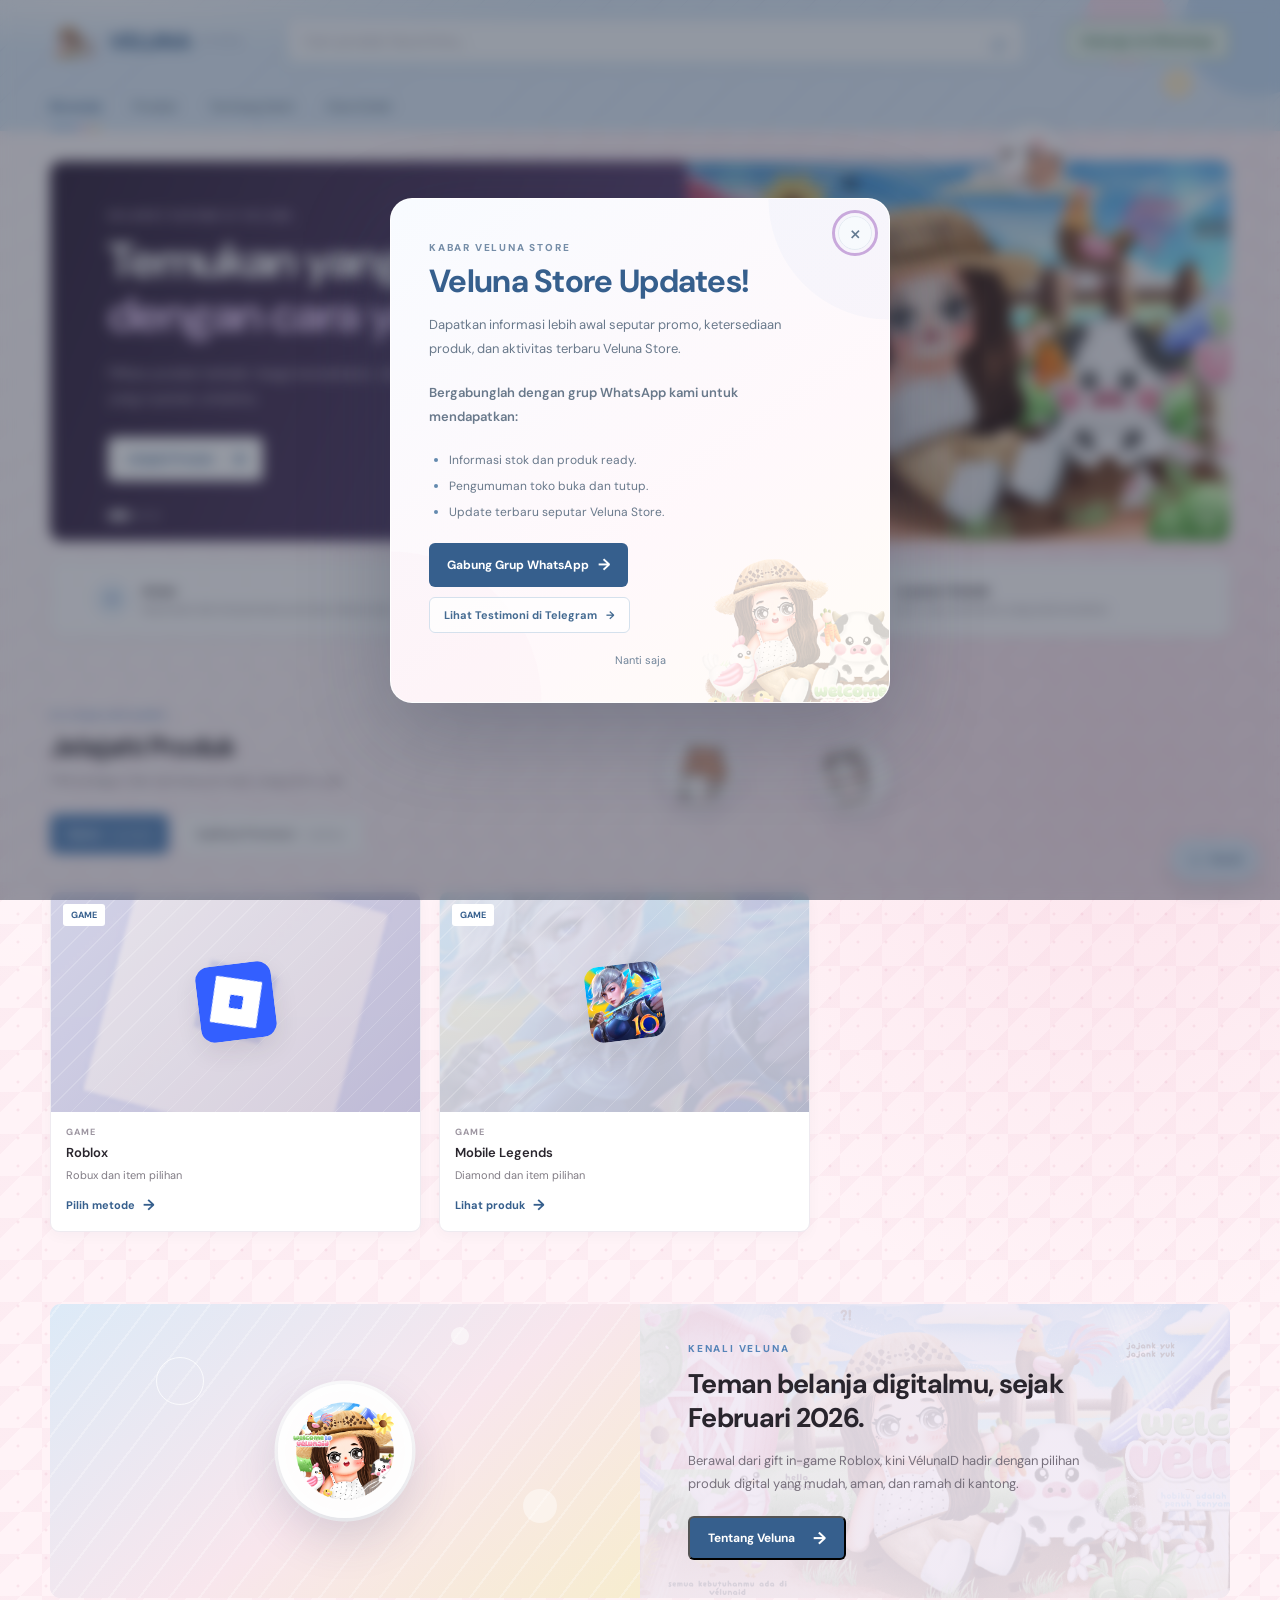
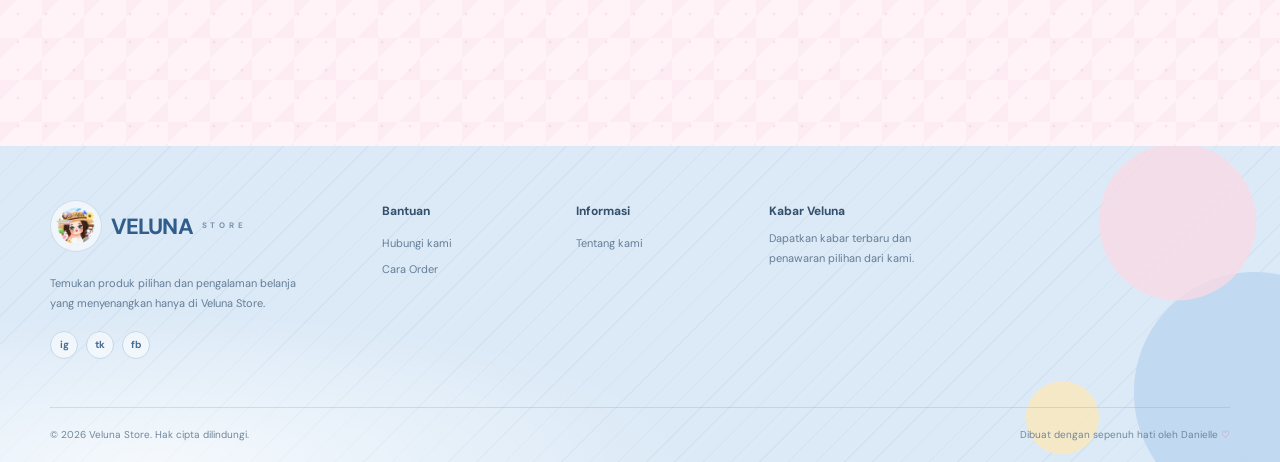
<file: index.html>
<!DOCTYPE html>
<html lang="id">

<head>
  <meta charset="UTF-8">
  <meta name="viewport" content="width=device-width, initial-scale=1.0">
  <meta name="description" content="Veluna Store — temukan produk pilihan dan penawaran spesial.">
  <title>Veluna Store — Belanja Pilihanmu</title>
  <link rel="icon" type="image/png" href="image/iconvelunabulat.png">
  <link rel="preconnect" href="https://fonts.googleapis.com">
  <link rel="preconnect" href="https://fonts.gstatic.com" crossorigin>
  <link href="https://fonts.googleapis.com/css2?family=DM+Sans:wght@400;500;600;700;800&display=swap" rel="stylesheet">
  <link rel="stylesheet" href="style.css">
</head>

<body>
  <div class="site-loader" data-site-loader role="status" aria-label="Memuat Veluna Store">
    <div class="site-loader-content">
      <span class="site-loader-spinner"><img data-site-loader-icon alt=""></span>
      <p class="site-loader-text">Menyiapkan pengalaman Veluna...</p>
    </div>
  </div>
  <header class="site-header">
    <div class="header-top page-width">
      <a class="brand" href="#" aria-label="Veluna Store beranda"><img class="brand-mark" src="image/iconveluna.png"
          alt="">VELUNA<span>STORE</span></a>

      <form class="search" role="search" action="index.html" method="get">
        <label class="sr-only" for="site-search">Cari produk</label>
        <input id="site-search" type="search" name="q" placeholder="Cari produk favoritmu..." autocomplete="off">
        <button type="submit" aria-label="Cari">⌕</button>
      </form>

      <div class="header-actions">
        <a class="whatsapp-link" href="https://wa.me/6738386518" target="_blank" rel="noopener noreferrer">Hubungi via
          WhatsApp</a>
      </div>
    </div>

    <nav class="main-nav page-width" aria-label="Navigasi utama">
      <a class="active" href="#">Beranda</a>
      <a href="#produk">Produk</a>
      <a href="#tentang">Tentang Kami</a>
      <a href="#cara-order" data-order-guide>Cara Order</a>
    </nav>
  </header>

  <main>
    <section class="hero page-width" aria-label="Penawaran unggulan" aria-roledescription="carousel" data-carousel>
      <div class="hero-track" data-carousel-track aria-live="off">
        <article class="hero-slide is-active" aria-roledescription="slide" aria-label="1 dari 3">
          <div class="hero-copy">
            <p class="eyebrow">SELAMAT DATANG DI VELUNA</p>
            <h1>Temukan yang kamu suka,<br><span>dengan cara yang mudah.</span></h1>
            <p class="hero-description">Pilihan produk terbaik, harga bersahabat, dan pengalaman belanja yang nyaman
              untukmu.</p>
            <a class="button button-light" href="#produk">Jelajahi Produk <span aria-hidden="true">→</span></a>
          </div>
          <div class="hero-art" aria-label="Banner Veluna Store" role="img">
            <span class="hero-badge">PILIHAN<br><strong>SPESIAL</strong></span>
          </div>
        </article>
        <article class="hero-slide" aria-roledescription="slide" aria-label="2 dari 3" aria-hidden="true" inert>
          <div class="hero-copy">
            <p class="eyebrow">KOLEKSI TERBARU</p>
            <h1>Awali harimu dengan<br><span>inspirasi yang baru.</span></h1>
            <p class="hero-description">Jelajahi koleksi terbaru Veluna dan temukan pilihan yang paling cocok untukmu.
            </p>
            <a class="button button-light" href="#produk">Lihat Koleksi <span aria-hidden="true">→</span></a>
          </div>
          <div class="hero-art" aria-label="Banner Veluna Store" role="img">
            <span class="hero-badge">KOLEKSI<br><strong>BARU</strong></span>
          </div>
        </article>
        <article class="hero-slide" aria-roledescription="slide" aria-label="3 dari 3" aria-hidden="true" inert>
          <div class="hero-copy">
            <p class="eyebrow">PENAWARAN KHUSUS</p>
            <h1>Hal istimewa untuk<br><span>momen spesialmu.</span></h1>
            <p class="hero-description">Temukan produk pilihan dan penawaran menarik yang sudah disiapkan untukmu.</p>
            <a class="button button-light" href="#produk">Temukan Pilihan <span aria-hidden="true">→</span></a>
          </div>
          <div class="hero-art" aria-label="Banner Veluna Store" role="img">
            <span class="hero-badge">PILIHAN<br><strong>VELUNA</strong></span>
          </div>
        </article>
      </div>
      <button class="carousel-arrow carousel-previous" type="button" aria-label="Banner sebelumnya"
        data-carousel-previous>‹</button>
      <button class="carousel-arrow carousel-next" type="button" aria-label="Banner berikutnya"
        data-carousel-next>›</button>
      <div class="hero-dots" role="group" aria-label="Pilih banner">
        <button class="selected" type="button" aria-label="Tampilkan banner 1" aria-current="true"
          data-carousel-dot="0"></button>
        <button type="button" aria-label="Tampilkan banner 2" data-carousel-dot="1"></button>
        <button type="button" aria-label="Tampilkan banner 3" data-carousel-dot="2"></button>
      </div>
    </section>

    <section class="benefits page-width" aria-label="Keunggulan Veluna Store">
      <div><span class="benefit-icon">✦</span>
        <p><strong>Aman</strong><small>Keamanan dan kenyamanan prioritas Utama kami</small></p>
      </div>
      <div><span class="benefit-icon">◇</span>
        <p><strong>Terpercaya</strong><small>Sudah dipercaya oleh ratusan pelanggan</small></p>
      </div>
      <div><span class="benefit-icon">♡</span>
        <p><strong>Layanan Terbaik</strong><small>Kami siap membantu yang anda butuhkan</small></p>
      </div>
    </section>

    <section class="product-section page-width" id="produk">
      <div class="section-heading">
        <div>
          <p class="eyebrow">PILIHAN UNTUKMU</p>
          <h2>Jelajahi Produk</h2>
          <p class="section-description">Pilih kategori dan temukan produk yang kamu cari.</p>
        </div>
      </div>

      <div class="category-pills" id="kategori" role="tablist" aria-label="Kategori produk">
        <button class="pill active" id="tab-game" type="button" role="tab" aria-selected="true"
          aria-controls="panel-game" data-product-tab="game">Game <span>2 produk</span></button>
        <button class="pill" id="tab-premium" type="button" role="tab" aria-selected="false"
          aria-controls="panel-premium" data-product-tab="premium" tabindex="-1">Aplikasi Premium <span>4
            pilihan</span></button>
      </div>
      <p class="search-status" data-search-status role="status" aria-live="polite" hidden></p>

      <div class="product-panel" id="panel-game" role="tabpanel" aria-labelledby="tab-game" data-product-panel="game">
        <h3 class="search-panel-heading" hidden>Game</h3>
        <div class="product-grid game-grid">
          <article class="product-card">
            <a class="product-image game-image roblox-image" href="roblox.html" data-roblox-methods
              aria-label="Pilih metode top up Roblox"><img class="game-mark game-logo" src="image/iconroblox.png"
                alt=""><b>GAME</b></a>
            <div class="product-info">
              <p class="product-category">GAME</p>
              <h3>Roblox</h3>
              <p class="product-detail">Robux dan item pilihan</p><a class="product-cta" href="roblox.html"
                data-roblox-methods>Pilih metode <span aria-hidden="true">→</span></a>
            </div>
          </article>
          <article class="product-card">
            <a class="product-image game-image ml-image" href="mobile-legends.html"
              aria-label="Top up Mobile Legends"><img class="game-mark game-logo" src="image/iconml.png"
                alt=""><b>GAME</b></a>
            <div class="product-info">
              <p class="product-category">GAME</p>
              <h3>Mobile Legends</h3>
              <p class="product-detail">Diamond dan item pilihan</p><a class="product-cta"
                href="mobile-legends.html">Lihat produk <span aria-hidden="true">→</span></a>
            </div>
          </article>
        </div>
      </div>

      <div class="product-panel" id="panel-premium" role="tabpanel" aria-labelledby="tab-premium"
        data-product-panel="premium" hidden>
        <h3 class="search-panel-heading" hidden>Aplikasi Premium</h3>
        <div class="product-grid premium-grid">
          <article class="product-card">
            <a class="product-image premium-image" href="#" aria-label="Area gambar aplikasi premium 1"><span
                class="premium-mark">01</span><span class="image-label">Area gambar aplikasi</span><b>SEGERA
                HADIR</b></a>
            <div class="product-info">
              <p class="product-category">APLIKASI PREMIUM</p>
              <h3>Nama aplikasi</h3>
              <p class="product-detail">Detail produk menyusul</p><a class="product-cta" href="#">Lihat detail <span
                  aria-hidden="true">→</span></a>
            </div>
          </article>
          <article class="product-card">
            <a class="product-image premium-image premium-tone-two" href="#"
              aria-label="Area gambar aplikasi premium 2"><span class="premium-mark">02</span><span
                class="image-label">Area gambar aplikasi</span><b>SEGERA HADIR</b></a>
            <div class="product-info">
              <p class="product-category">APLIKASI PREMIUM</p>
              <h3>Nama aplikasi</h3>
              <p class="product-detail">Detail produk menyusul</p><a class="product-cta" href="#">Lihat detail <span
                  aria-hidden="true">→</span></a>
            </div>
          </article>
          <article class="product-card">
            <a class="product-image premium-image premium-tone-three" href="#"
              aria-label="Area gambar aplikasi premium 3"><span class="premium-mark">03</span><span
                class="image-label">Area gambar aplikasi</span><b>SEGERA HADIR</b></a>
            <div class="product-info">
              <p class="product-category">APLIKASI PREMIUM</p>
              <h3>Nama aplikasi</h3>
              <p class="product-detail">Detail produk menyusul</p><a class="product-cta" href="#">Lihat detail <span
                  aria-hidden="true">→</span></a>
            </div>
          </article>
          <article class="product-card">
            <a class="product-image premium-image premium-tone-four" href="#"
              aria-label="Area gambar aplikasi premium 4"><span class="premium-mark">04</span><span
                class="image-label">Area gambar aplikasi</span><b>SEGERA HADIR</b></a>
            <div class="product-info">
              <p class="product-category">APLIKASI PREMIUM</p>
              <h3>Nama aplikasi</h3>
              <p class="product-detail">Detail produk menyusul</p><a class="product-cta" href="#">Lihat detail <span
                  aria-hidden="true">→</span></a>
            </div>
          </article>
        </div>
      </div>
    </section>

    <section class="promo page-width">
      <div class="promo-art" role="img" aria-label="Ilustrasi Veluna Store"><img src="image/iconvelunabulat.png" alt="">
      </div>
      <div class="promo-copy">
        <p class="eyebrow">KENALI VELUNA</p>
        <h2>Teman belanja digitalmu, sejak Februari 2026.</h2>
        <p>Berawal dari gift in-game Roblox, kini VélunaID hadir dengan pilihan produk digital yang mudah, aman, dan
          ramah di kantong.</p>
        <button class="button button-dark" type="button" data-veluna-about-open>Tentang Veluna <span
            aria-hidden="true">→</span></button>
      </div>
    </section>

    <section class="article-section page-width" id="artikel">
      <!-- <div class="section-heading">
        <div>
          <p class="eyebrow">CERITA & INSPIRASI</p>
          <h2>Artikel terbaru</h2>
          <p class="section-description">Temukan cerita, tips, dan inspirasi dari Veluna.</p>
        </div>
        <a class="text-link" href="#">Lihat semua artikel <span aria-hidden="true">→</span></a>
      </div>
      <div class="article-grid">
        <a class="article-card" href="#"><span class="article-image"><span>Area gambar artikel</span></span><span class="article-content"><small>INSPIRASI · 5 MENIT BACA</small><strong>Temukan inspirasi baru bersama Veluna</strong><span>Baca selengkapnya →</span></span></a>
        <a class="article-card" href="#"><span class="article-image article-image-two"><span>Area gambar artikel</span></span><span class="article-content"><small>PANDUAN · 3 MENIT BACA</small><strong>Tips memilih produk yang tepat untukmu</strong><span>Baca selengkapnya →</span></span></a>
        <a class="article-card" href="#"><span class="article-image article-image-three"><span>Area gambar artikel</span></span><span class="article-content"><small>VELUNA · 4 MENIT BACA</small><strong>Cerita di balik koleksi pilihan kami</strong><span>Baca selengkapnya →</span></span></a>
      </div> -->
    </section>
  </main>

  <dialog class="roblox-method-dialog" aria-labelledby="roblox-method-title" data-roblox-method-dialog>
    <div class="method-dialog-content">
      <button class="method-dialog-close" type="button" aria-label="Tutup pilihan metode"
        data-method-dialog-close>×</button>
      <p class="eyebrow">PILIH JENIS LAYANAN</p>
      <h2 id="roblox-method-title">Top up Roblox</h2>
      <p class="method-dialog-intro">Pilih metode kategori Roblox untuk melihat paket yang tersedia.</p>
      <div class="roblox-method-options">
        <a class="roblox-method-option" href="roblox.html">
          <span class="method-option-icon" aria-hidden="true">V</span>
          <span><strong>Robux Visend</strong><small>Proses kirim Robux hanya menggunakan username.</small></span>
          <span class="method-option-arrow" aria-hidden="true">→</span>
        </a>
        <a class="roblox-method-option vilog-option" href="roblox-vilog.html">
          <span class="method-option-icon" aria-hidden="true">V</span>
          <span><strong>Robux Vilog</strong><small>Proses kirim Robux menggunakan login akun.</small></span>
          <span class="method-option-arrow" aria-hidden="true">→</span>
        </a>
        <a class="roblox-method-option gig-option" href="roblox-gig.html">
          <span class="method-option-icon" aria-hidden="true">G</span>
          <span><strong>GIG <small>(Gift in Game)</small></strong><small>Halaman sedang disiapkan.</small></span>
          <span class="method-option-arrow" aria-hidden="true">→</span>
        </a>
      </div>
      <p class="method-security-note"><span aria-hidden="true">♧</span> Data dijamin keamanan dan kerahasiaan nya.</p>
    </div>
  </dialog>

  <dialog class="about-dialog" aria-labelledby="about-dialog-title" data-veluna-about-dialog>
    <button class="method-dialog-close" type="button" aria-label="Tutup cerita VélunaID"
      data-veluna-about-close>×</button>
    <div class="about-dialog-content" data-about-page="story">
      <div class="about-dialog-heading">
        <img src="image/iconvelunabulat.png" alt="">
        <p class="eyebrow">CERITA KAMI · SEJAK FEBRUARI 2026</p>
      </div>
      <h2 id="about-dialog-title">Berawal dari satu gift, tumbuh jadi teman digitalmu.</h2>
      <p class="about-dialog-story">VélunaID berdiri pada Februari 2026 dari keinginan sederhana: menyediakan kebutuhan
        digital yang mudah, aman, dan ramah di kantong. Perjalanan kami dimulai dari gift in-game Roblox, lalu
        berkembang ke penjualan Robux. Kini, VélunaID terus bertumbuh dengan menghadirkan beragam produk digital,
        termasuk aplikasi premium.</p>
      <div class="about-values">
        <div><span aria-hidden="true">✦</span><strong>Aman & terpercaya</strong><small>Belanja dengan lebih
            tenang.</small></div>
        <div><span aria-hidden="true">♡</span><strong>Harga bersahabat</strong><small>Produk berkualitas, tetap
            affordable.</small></div>
        <div><span aria-hidden="true">→</span><strong>Pelayanan friendly</strong><small>Cepat, ramah, dan nggak
            ribet.</small></div>
      </div>
      <p class="about-dialog-note">Visi kami adalah menjadi toko digital yang aman, affordable, dan terpercaya. Terima
        kasih sudah menjadi bagian dari perjalanan VélunaID.</p>
      <button class="button button-dark about-dialog-done" type="button" data-about-next>Senang berkenalan! <span
          aria-hidden="true">♡</span></button>
    </div>
    <section class="about-welcome-page" aria-labelledby="about-welcome-title" data-about-page="welcome" hidden>
      <div class="welcome-art" aria-hidden="true">
        <span class="welcome-spark welcome-spark-one">✦</span>
        <span class="welcome-spark welcome-spark-two">♡</span>
        <img src="image/iconvelunabulat.png" alt="">
      </div>
      <p class="eyebrow">SENANG BISA KENAL KAMU</p>
      <h2 id="about-welcome-title" tabindex="-1">Hai, teman Veluna! ✨</h2>
      <p class="welcome-message" aria-live="polite" data-welcome-message>Senang kamu mampir dan mengenal cerita kami.
        Semoga kamu menemukan hal digital yang kamu cari di sini.</p>
      <div class="welcome-progress" role="group" aria-label="Langkah sambutan">
        <span class="is-current" data-welcome-step="0"></span>
        <span data-welcome-step="1"></span>
        <span data-welcome-step="2"></span>
      </div>
      <div class="welcome-actions">
        <button class="button button-dark" type="button" data-welcome-next>Lanjutkan cerita <span
            aria-hidden="true">→</span></button>
        <button class="welcome-back" type="button" data-about-back>← Kembali ke cerita Véluna</button>
      </div>
    </section>
  </dialog>

  <dialog class="update-group-dialog" aria-labelledby="update-group-title" aria-describedby="update-group-description" data-update-group-dialog>
    <button class="method-dialog-close" type="button" aria-label="Tutup pengumuman" data-update-group-close>×</button>
    <div class="update-group-content">
      <p class="eyebrow">KABAR VELUNA STORE</p>
      <h2 id="update-group-title">Veluna Store Updates!</h2>
      <p id="update-group-description">Dapatkan informasi lebih awal seputar promo, ketersediaan produk, dan aktivitas terbaru Veluna Store.</p>
      <p class="update-group-benefits-intro">Bergabunglah dengan grup WhatsApp kami untuk mendapatkan:</p>
      <ul class="update-group-benefits">
        <li>Informasi stok dan produk ready.</li>
        <li>Pengumuman toko buka dan tutup.</li>
        <li>Update terbaru seputar Veluna Store.</li>
      </ul>
      <a class="button button-dark update-group-join" href="https://chat.whatsapp.com/EIoorF55lkwD4i8cpP6UGC?s=cl&amp;p=a&amp;iam=2" target="_blank" rel="noopener noreferrer">
        Gabung Grup WhatsApp <span aria-hidden="true">→</span>
      </a>
      <a class="update-group-testimonials" href="https://t.me/velunaidd" target="_blank" rel="noopener noreferrer">
        Lihat Testimoni di Telegram <span aria-hidden="true">→</span>
      </a>
      <button class="update-group-dismiss" type="button" data-update-group-close>Nanti saja</button>
    </div>
  </dialog>

  <footer class="site-footer" id="tentang">
    <div class="footer-main page-width">
      <div class="footer-about">
        <a class="brand footer-brand" href="#"><img class="brand-mark" src="image/iconvelunabulat.png"
            alt="">VELUNA<span>STORE</span></a>
        <p>Temukan produk pilihan dan pengalaman belanja yang menyenangkan hanya di Veluna Store.</p>
        <div class="social-links" aria-label="Media sosial"><a href="https://www.instagram.com/velunaidd/"
            aria-label="Instagram">ig</a><a href="https://www.tiktok.com/@velunaid?lang=id-ID"
            aria-label="TikTok">tk</a><a href="https://www.facebook.com/share/1DvF4zoCWN/" aria-label="Facebook">fb</a>
        </div>
      </div>
      <div class="footer-column">
        <h2>Bantuan</h2>
        <a href="https://wa.me/6738386518" target="_blank" rel="noopener noreferrer">Hubungi kami</a><a
          href="#cara-order" data-order-guide>Cara Order</a>
      </div>
      <div class="footer-column">
        <h2>Informasi</h2>
        <a href="#">Tentang kami</a>
      </div>
      <div class="footer-column newsletter" id="bantuan">
        <h2>Kabar Veluna</h2>
        <p>Dapatkan kabar terbaru dan penawaran pilihan dari kami.</p>
      </div>
    </div>
    <div class="footer-bottom page-width">
      <p>© 2026 Veluna Store. Hak cipta dilindungi.</p>
      <p>Dibuat dengan sepenuh hati oleh Danielle <span aria-hidden="true">♡</span></p>
    </div>
  </footer>
  <script src="site-loader.js"></script>
  <script src="music-player.js"></script>
  <script src="order-guide.js"></script>
  <script src="script.js"></script>
</body>

</html>
</file>
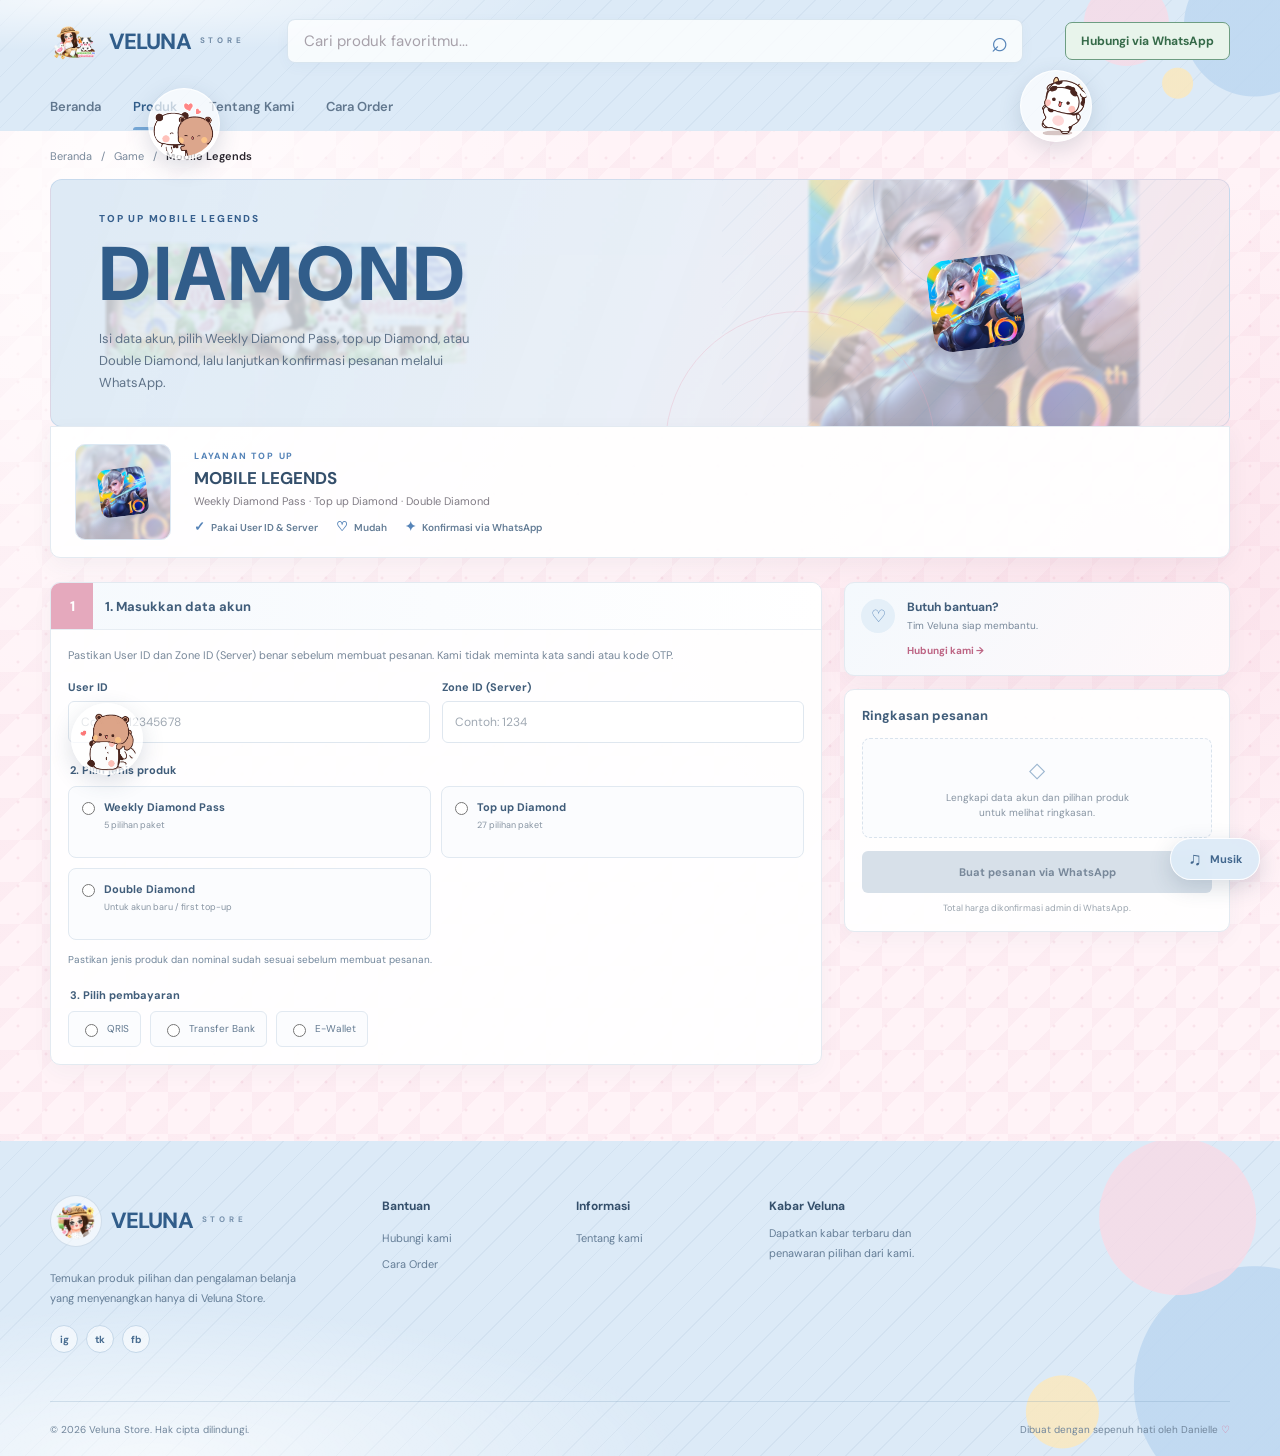
<file: mobile-legends.html>
<!DOCTYPE html>
<html lang="id">
<head>
  <meta charset="UTF-8">
  <meta name="viewport" content="width=device-width, initial-scale=1.0">
  <meta name="description" content="Pesan Weekly Diamond Pass atau top up Diamond Mobile Legends di Veluna Store.">
  <title>Top Up Mobile Legends - Veluna Store</title>
  <link rel="icon" type="image/png" href="image/iconvelunabulat.png">
  <link rel="preconnect" href="https://fonts.googleapis.com">
  <link rel="preconnect" href="https://fonts.gstatic.com" crossorigin>
  <link href="https://fonts.googleapis.com/css2?family=DM+Sans:wght@400;500;600;700;800&display=swap" rel="stylesheet">
  <link rel="stylesheet" href="style.css">
  <link rel="stylesheet" href="roblox.css">
</head>
<body>
  <div class="site-loader" data-site-loader role="status" aria-label="Memuat Veluna Store">
    <div class="site-loader-content">
      <span class="site-loader-spinner"><img data-site-loader-icon alt=""></span>
      <p class="site-loader-text">Menyiapkan pengalaman Veluna...</p>
    </div>
  </div>
  <header class="site-header">
    <div class="header-top page-width">
      <a class="brand" href="index.html" aria-label="Veluna Store beranda"><img class="brand-mark" src="image/iconveluna.png" alt="">VELUNA<span>STORE</span></a>
      <form class="search" role="search" action="index.html" method="get">
        <label class="sr-only" for="site-search">Cari produk</label>
        <input id="site-search" type="search" name="q" placeholder="Cari produk favoritmu..." autocomplete="off">
        <button type="submit" aria-label="Cari">⌕</button>
      </form>
      <div class="header-actions">
        <a class="whatsapp-link" href="https://wa.me/6738386518" target="_blank" rel="noopener noreferrer">Hubungi via WhatsApp</a>
      </div>
    </div>
    <nav class="main-nav page-width" aria-label="Navigasi utama">
      <a href="index.html">Beranda</a>
      <a class="active" href="index.html#produk">Produk</a>
      <a href="index.html#tentang">Tentang Kami</a>
      <a href="#cara-order" data-order-guide>Cara Order</a>
    </nav>
  </header>

  <main class="roblox-page">
    <div class="page-width">
      <nav class="breadcrumbs" aria-label="Breadcrumb">
        <a href="index.html">Beranda</a><span aria-hidden="true">/</span>
        <a href="index.html#produk">Game</a><span aria-hidden="true">/</span>
        <span aria-current="page">Mobile Legends</span>
      </nav>

      <section class="roblox-banner ml-banner" aria-label="Top up Mobile Legends">
        <div class="roblox-banner-copy">
          <p class="eyebrow">TOP UP MOBILE LEGENDS</p>
          <h1>DIAMOND</h1>
          <p>Isi data akun, pilih Weekly Diamond Pass, top up Diamond, atau Double Diamond, lalu lanjutkan konfirmasi pesanan melalui WhatsApp.</p>
        </div>
        <div class="roblox-banner-art">
          <img class="game-mark ml-page-mark game-logo" src="image/iconml.png" alt="Ikon Mobile Legends">
        </div>
        <span class="banner-orbit orbit-one" aria-hidden="true"></span>
        <span class="banner-orbit orbit-two" aria-hidden="true"></span>
      </section>

      <section class="game-overview" aria-labelledby="game-title">
        <div class="game-cover ml-game-cover">
          <img class="game-mark game-logo" src="image/iconml.png" alt="Ikon Mobile Legends">
        </div>
        <div class="game-overview-copy">
          <p class="eyebrow">LAYANAN TOP UP</p>
          <h2 id="game-title">Mobile Legends</h2>
          <p class="publisher">Weekly Diamond Pass · Top up Diamond · Double Diamond</p>
          <div class="service-points">
            <span><b aria-hidden="true">✓</b> Pakai User ID & Server</span>
            <span><b aria-hidden="true">♡</b> Mudah</span>
            <span><b aria-hidden="true">✦</b> Konfirmasi via WhatsApp</span>
          </div>
        </div>
      </section>

      <div class="purchase-layout">
        <section class="purchase-card" aria-labelledby="purchase-heading">
          <div class="step-heading">
            <span>1</span>
            <h2 id="purchase-heading">1. Masukkan data akun</h2>
          </div>
          <div class="nominal-content ml-purchase-content">
            <p class="nominal-note">Pastikan User ID dan Zone ID (Server) benar sebelum membuat pesanan. Kami tidak meminta kata sandi atau kode OTP.</p>
            <div class="ml-account-fields">
              <div class="account-field">
                <label for="ml-user-id">User ID</label>
                <input id="ml-user-id" type="text" inputmode="numeric" pattern="[0-9]+" autocomplete="off" placeholder="Contoh: 12345678" required>
              </div>
              <div class="account-field">
                <label for="ml-server-id">Zone ID (Server)</label>
                <input id="ml-server-id" type="text" inputmode="numeric" pattern="[0-9]+" autocomplete="off" placeholder="Contoh: 1234" required>
              </div>
            </div>

            <fieldset class="ml-product-field">
              <legend>2. Pilih jenis produk</legend>
              <div class="ml-product-options">
                <label class="ml-product-option">
                  <input type="radio" name="ml-product-type" value="Weekly Diamond Pass" data-ml-product>
                  <span><strong>Weekly Diamond Pass</strong><small>5 pilihan paket</small></span>
                </label>
                <label class="ml-product-option">
                  <input type="radio" name="ml-product-type" value="Top up Diamond" data-ml-product>
                  <span><strong>Top up Diamond</strong><small>27 pilihan paket</small></span>
                </label>
                <label class="ml-product-option">
                  <input type="radio" name="ml-product-type" value="Double Diamond" data-ml-product>
                  <span><strong>Double Diamond</strong><small>Untuk akun baru / first top-up</small></span>
                </label>
              </div>
            </fieldset>

            <section class="ml-package-section" data-package-section="Weekly Diamond Pass" hidden>
              <h3>Pilih paket Weekly Diamond Pass</h3>
              <div class="nominal-grid ml-package-grid">
                <button class="nominal-option ml-package-option" type="button" data-ml-package data-package-name="WDP" data-price="31500">
                  <span class="robux-icon ml-package-icon" aria-hidden="true">W</span><span class="nominal-details"><strong>WDP</strong><small>Weekly Diamond Pass</small></span><b class="nominal-price">Rp 31.500</b>
                </button>
                <button class="nominal-option ml-package-option" type="button" data-ml-package data-package-name="WDP 2x" data-price="64000">
                  <span class="robux-icon ml-package-icon" aria-hidden="true">W</span><span class="nominal-details"><strong>WDP 2x</strong><small>Weekly Diamond Pass</small></span><b class="nominal-price">Rp 64.000</b>
                </button>
                <button class="nominal-option ml-package-option" type="button" data-ml-package data-package-name="WDP 3x" data-price="95000">
                  <span class="robux-icon ml-package-icon" aria-hidden="true">W</span><span class="nominal-details"><strong>WDP 3x</strong><small>Weekly Diamond Pass</small></span><b class="nominal-price">Rp 95.000</b>
                </button>
                <button class="nominal-option ml-package-option" type="button" data-ml-package data-package-name="WDP 4x" data-price="127000">
                  <span class="robux-icon ml-package-icon" aria-hidden="true">W</span><span class="nominal-details"><strong>WDP 4x</strong><small>Weekly Diamond Pass</small></span><b class="nominal-price">Rp 127.000</b>
                </button>
                <button class="nominal-option ml-package-option" type="button" data-ml-package data-package-name="WDP 5x" data-price="158500">
                  <span class="robux-icon ml-package-icon" aria-hidden="true">W</span><span class="nominal-details"><strong>WDP 5x</strong><small>Weekly Diamond Pass</small></span><b class="nominal-price">Rp 158.500</b>
                </button>
              </div>
            </section>

            <section class="ml-package-section" data-package-section="Top up Diamond" hidden>
              <h3>Pilih paket Diamond</h3>
              <div class="nominal-grid ml-package-grid">
                <button class="nominal-option ml-package-option" type="button" data-ml-package data-package-name="5 Diamond" data-price="2000">
                  <span class="robux-icon ml-package-icon" aria-hidden="true">D</span><span class="nominal-details"><strong>5 Diamond</strong><small>Top up Diamond</small></span><b class="nominal-price">Rp 2.000</b>
                </button>
                <button class="nominal-option ml-package-option" type="button" data-ml-package data-package-name="12 Diamond" data-price="4000">
                  <span class="robux-icon ml-package-icon" aria-hidden="true">D</span><span class="nominal-details"><strong>12 Diamond</strong><small>Top up Diamond</small></span><b class="nominal-price">Rp 4.000</b>
                </button>
                <button class="nominal-option ml-package-option" type="button" data-ml-package data-package-name="19 Diamond (17+2 bonus)" data-price="6000">
                  <span class="robux-icon ml-package-icon" aria-hidden="true">D</span><span class="nominal-details"><strong>19 Diamond</strong><small>17 + 2 bonus</small></span><b class="nominal-price">Rp 6.000</b>
                </button>
                <button class="nominal-option ml-package-option" type="button" data-ml-package data-package-name="28 Diamond (25+3 bonus)" data-price="9000">
                  <span class="robux-icon ml-package-icon" aria-hidden="true">D</span><span class="nominal-details"><strong>28 Diamond</strong><small>25 + 3 bonus</small></span><b class="nominal-price">Rp 9.000</b>
                </button>
                <button class="nominal-option ml-package-option" type="button" data-ml-package data-package-name="44 Diamond (40+4 bonus)" data-price="13000">
                  <span class="robux-icon ml-package-icon" aria-hidden="true">D</span><span class="nominal-details"><strong>44 Diamond</strong><small>40 + 4 bonus</small></span><b class="nominal-price">Rp 13.000</b>
                </button>
                <button class="nominal-option ml-package-option" type="button" data-ml-package data-package-name="59 Diamond (53+6 bonus)" data-price="18000">
                  <span class="robux-icon ml-package-icon" aria-hidden="true">D</span><span class="nominal-details"><strong>59 Diamond</strong><small>53 + 6 bonus</small></span><b class="nominal-price">Rp 18.000</b>
                </button>
                <button class="nominal-option ml-package-option" type="button" data-ml-package data-package-name="85 Diamond (77+8 bonus)" data-price="26000">
                  <span class="robux-icon ml-package-icon" aria-hidden="true">D</span><span class="nominal-details"><strong>85 Diamond</strong><small>77 + 8 bonus</small></span><b class="nominal-price">Rp 26.000</b>
                </button>
                <button class="nominal-option ml-package-option" type="button" data-ml-package data-package-name="170 Diamond (154+16 bonus)" data-price="51000">
                  <span class="robux-icon ml-package-icon" aria-hidden="true">D</span><span class="nominal-details"><strong>170 Diamond</strong><small>154 + 16 bonus</small></span><b class="nominal-price">Rp 51.000</b>
                </button>
                <button class="nominal-option ml-package-option" type="button" data-ml-package data-package-name="240 Diamond (217+23 bonus)" data-price="71000">
                  <span class="robux-icon ml-package-icon" aria-hidden="true">D</span><span class="nominal-details"><strong>240 Diamond</strong><small>217 + 23 bonus</small></span><b class="nominal-price">Rp 71.000</b>
                </button>
                <button class="nominal-option ml-package-option" type="button" data-ml-package data-package-name="257 Diamond (234+23 bonus)" data-price="76000">
                  <span class="robux-icon ml-package-icon" aria-hidden="true">D</span><span class="nominal-details"><strong>257 Diamond</strong><small>234 + 23 bonus</small></span><b class="nominal-price">Rp 76.000</b>
                </button>
                <button class="nominal-option ml-package-option" type="button" data-ml-package data-package-name="284 Diamond (257+27 bonus)" data-price="84000">
                  <span class="robux-icon ml-package-icon" aria-hidden="true">D</span><span class="nominal-details"><strong>284 Diamond</strong><small>257 + 27 bonus</small></span><b class="nominal-price">Rp 84.000</b>
                </button>
                <button class="nominal-option ml-package-option" type="button" data-ml-package data-package-name="296 Diamond (256+40 bonus)" data-price="89000">
                  <span class="robux-icon ml-package-icon" aria-hidden="true">D</span><span class="nominal-details"><strong>296 Diamond</strong><small>256 + 40 bonus</small></span><b class="nominal-price">Rp 89.000</b>
                </button>
                <button class="nominal-option ml-package-option" type="button" data-ml-package data-package-name="344 Diamond (312+32 bonus)" data-price="102000">
                  <span class="robux-icon ml-package-icon" aria-hidden="true">D</span><span class="nominal-details"><strong>344 Diamond</strong><small>312 + 32 bonus</small></span><b class="nominal-price">Rp 102.000</b>
                </button>
                <button class="nominal-option ml-package-option" type="button" data-ml-package data-package-name="408 Diamond (367+41 bonus)" data-price="121000">
                  <span class="robux-icon ml-package-icon" aria-hidden="true">D</span><span class="nominal-details"><strong>408 Diamond</strong><small>367 + 41 bonus</small></span><b class="nominal-price">Rp 121.000</b>
                </button>
                <button class="nominal-option ml-package-option" type="button" data-ml-package data-package-name="429 Diamond (388+41 bonus)" data-price="128000">
                  <span class="robux-icon ml-package-icon" aria-hidden="true">D</span><span class="nominal-details"><strong>429 Diamond</strong><small>388 + 41 bonus</small></span><b class="nominal-price">Rp 128.000</b>
                </button>
                <button class="nominal-option ml-package-option" type="button" data-ml-package data-package-name="514 Diamond (462+52 bonus)" data-price="153000">
                  <span class="robux-icon ml-package-icon" aria-hidden="true">D</span><span class="nominal-details"><strong>514 Diamond</strong><small>462 + 52 bonus</small></span><b class="nominal-price">Rp 153.000</b>
                </button>
                <button class="nominal-option ml-package-option" type="button" data-ml-package data-package-name="568 Diamond (503+65 bonus)" data-price="166000">
                  <span class="robux-icon ml-package-icon" aria-hidden="true">D</span><span class="nominal-details"><strong>568 Diamond</strong><small>503 + 65 bonus</small></span><b class="nominal-price">Rp 166.000</b>
                </button>
                <button class="nominal-option ml-package-option" type="button" data-ml-package data-package-name="600 Diamond (534+66 bonus)" data-price="179000">
                  <span class="robux-icon ml-package-icon" aria-hidden="true">D</span><span class="nominal-details"><strong>600 Diamond</strong><small>534 + 66 bonus</small></span><b class="nominal-price">Rp 179.000</b>
                </button>
                <button class="nominal-option ml-package-option" type="button" data-ml-package data-package-name="706 Diamond (625+81 bonus)" data-price="207000">
                  <span class="robux-icon ml-package-icon" aria-hidden="true">D</span><span class="nominal-details"><strong>706 Diamond</strong><small>625 + 81 bonus</small></span><b class="nominal-price">Rp 207.000</b>
                </button>
                <button class="nominal-option ml-package-option" type="button" data-ml-package data-package-name="716 Diamond (637+79 bonus)" data-price="210000">
                  <span class="robux-icon ml-package-icon" aria-hidden="true">D</span><span class="nominal-details"><strong>716 Diamond</strong><small>637 + 79 bonus</small></span><b class="nominal-price">Rp 210.000</b>
                </button>
                <button class="nominal-option ml-package-option" type="button" data-ml-package data-package-name="875 Diamond (774+101 bonus)" data-price="254000">
                  <span class="robux-icon ml-package-icon" aria-hidden="true">D</span><span class="nominal-details"><strong>875 Diamond</strong><small>774 + 101 bonus</small></span><b class="nominal-price">Rp 254.000</b>
                </button>
                <button class="nominal-option ml-package-option" type="button" data-ml-package data-package-name="963 Diamond (854+109 bonus)" data-price="280000">
                  <span class="robux-icon ml-package-icon" aria-hidden="true">D</span><span class="nominal-details"><strong>963 Diamond</strong><small>854 + 109 bonus</small></span><b class="nominal-price">Rp 280.000</b>
                </button>
                <button class="nominal-option ml-package-option" type="button" data-ml-package data-package-name="1.050 Diamond (933+117 bonus)" data-price="306000">
                  <span class="robux-icon ml-package-icon" aria-hidden="true">D</span><span class="nominal-details"><strong>1.050 Diamond</strong><small>933 + 117 bonus</small></span><b class="nominal-price">Rp 306.000</b>
                </button>
                <button class="nominal-option ml-package-option" type="button" data-ml-package data-package-name="1.220 Diamond (1.058+162 bonus)" data-price="358000">
                  <span class="robux-icon ml-package-icon" aria-hidden="true">D</span><span class="nominal-details"><strong>1.220 Diamond</strong><small>1.058 + 162 bonus</small></span><b class="nominal-price">Rp 358.000</b>
                </button>
                <button class="nominal-option ml-package-option" type="button" data-ml-package data-package-name="1.412 Diamond (1.258+154 bonus)" data-price="414000">
                  <span class="robux-icon ml-package-icon" aria-hidden="true">D</span><span class="nominal-details"><strong>1.412 Diamond</strong><small>1.258 + 154 bonus</small></span><b class="nominal-price">Rp 414.000</b>
                </button>
                <button class="nominal-option ml-package-option" type="button" data-ml-package data-package-name="2.010 Diamond (1.708+302 bonus)" data-price="552000">
                  <span class="robux-icon ml-package-icon" aria-hidden="true">D</span><span class="nominal-details"><strong>2.010 Diamond</strong><small>1.708 + 302 bonus</small></span><b class="nominal-price">Rp 552.000</b>
                </button>
                <button class="nominal-option ml-package-option" type="button" data-ml-package data-package-name="4.830 Diamond (4.003+827 bonus)" data-price="1325000">
                  <span class="robux-icon ml-package-icon" aria-hidden="true">D</span><span class="nominal-details"><strong>4.830 Diamond</strong><small>4.003 + 827 bonus</small></span><b class="nominal-price">Rp 1.325.000</b>
                </button>
              </div>
            </section>

            <section class="ml-package-section" data-package-section="Double Diamond" hidden>
              <h3>Pilih paket Double Diamond</h3>
              <p class="ml-price-note">Khusus pengguna baru yang belum pernah top up atau akun Mobile Legends baru.</p>
              <div class="nominal-grid ml-package-grid">
                <button class="nominal-option ml-package-option" type="button" data-ml-package data-package-name="100 Double Diamond (50+50)" data-price="17000">
                  <span class="robux-icon ml-package-icon" aria-hidden="true">D</span><span class="nominal-details"><strong>100 Diamond</strong><small>50 + 50 Double Diamond</small></span><b class="nominal-price">Rp 17.000</b>
                </button>
                <button class="nominal-option ml-package-option" type="button" data-ml-package data-package-name="300 Double Diamond (150+150)" data-price="50000">
                  <span class="robux-icon ml-package-icon" aria-hidden="true">D</span><span class="nominal-details"><strong>300 Diamond</strong><small>150 + 150 Double Diamond</small></span><b class="nominal-price">Rp 50.000</b>
                </button>
                <button class="nominal-option ml-package-option" type="button" data-ml-package data-package-name="500 Double Diamond (250+250)" data-price="84000">
                  <span class="robux-icon ml-package-icon" aria-hidden="true">D</span><span class="nominal-details"><strong>500 Diamond</strong><small>250 + 250 Double Diamond</small></span><b class="nominal-price">Rp 84.000</b>
                </button>
                <button class="nominal-option ml-package-option" type="button" data-ml-package data-package-name="1.000 Double Diamond (500+500)" data-price="169000">
                  <span class="robux-icon ml-package-icon" aria-hidden="true">D</span><span class="nominal-details"><strong>1.000 Diamond</strong><small>500 + 500 Double Diamond</small></span><b class="nominal-price">Rp 169.000</b>
                </button>
              </div>
            </section>
            <p class="ml-price-note">Pastikan jenis produk dan nominal sudah sesuai sebelum membuat pesanan.</p>

            <fieldset class="payment-field">
              <legend>3. Pilih pembayaran</legend>
              <label><input type="radio" name="payment-method" value="QRIS" data-payment-option> QRIS</label>
              <label><input type="radio" name="payment-method" value="Transfer Bank" data-payment-option> Transfer Bank</label>
              <label><input type="radio" name="payment-method" value="E-Wallet" data-payment-option> E-Wallet</label>
            </fieldset>
            <section class="payment-detail" data-payment-panel="QRIS" hidden>
              <h3>Pembayaran QRIS</h3>
              <figure class="qris-image"><img src="image/qris.jpeg" alt="Kode QRIS untuk pembayaran Veluna"><figcaption>Pindai kode QRIS ini setelah admin mengonfirmasi total pesanan melalui WhatsApp.</figcaption></figure>
            </section>
            <section class="payment-detail" data-payment-panel="Transfer Bank" hidden>
              <h3>Transfer ke SeaBank</h3>
              <div class="provider-options">
                <label><input type="radio" name="bank-provider" value="SeaBank" data-provider-option><span><strong>SeaBank</strong><small>No. rekening: 901318468036</small></span></label>
              </div>
              <p class="payment-next-step">Pilih SeaBank. Detail pembayaran dan konfirmasi dilanjutkan melalui WhatsApp.</p>
            </section>
            <section class="payment-detail" data-payment-panel="E-Wallet" hidden>
              <h3>Pilih e-wallet tujuan</h3>
              <div class="provider-options wallet-options">
                <label><input type="radio" name="wallet-provider" value="DANA" data-provider-option><span><strong>DANA</strong><small>+62 852-3649-6518</small></span></label>
                <label><input type="radio" name="wallet-provider" value="GoPay" data-provider-option><span><strong>GoPay</strong><small>+62 852-3649-6518</small></span></label>
                <label><input type="radio" name="wallet-provider" value="SPay" data-provider-option><span><strong>SPay</strong><small>+62 852-3649-6518</small></span></label>
              </div>
              <p class="payment-next-step">Pilih e-wallet. Detail pembayaran dan konfirmasi dilanjutkan melalui WhatsApp.</p>
            </section>
          </div>
        </section>

        <aside class="purchase-aside">
          <section class="support-card">
            <span class="support-icon" aria-hidden="true">♡</span>
            <div>
              <h2>Butuh bantuan?</h2>
              <p>Tim Veluna siap membantu.</p>
              <a href="https://wa.me/6738386518" target="_blank" rel="noopener noreferrer">Hubungi kami <span aria-hidden="true">→</span></a>
            </div>
          </section>
          <section class="order-card" aria-labelledby="order-heading">
            <h2 id="order-heading">Ringkasan pesanan</h2>
            <div class="order-empty" data-order-empty>
              <span class="empty-icon" aria-hidden="true">◇</span>
              <p>Lengkapi data akun dan pilihan produk untuk melihat ringkasan.</p>
            </div>
            <div class="order-details" data-order-details hidden>
              <div><span>Game</span><strong>Mobile Legends</strong></div>
              <div><span>User ID</span><strong data-selected-user-id>—</strong></div>
              <div><span>Zone ID</span><strong data-selected-server-id>—</strong></div>
              <div><span>Produk</span><strong data-selected-product>—</strong></div>
              <div><span>Pembayaran</span><strong data-selected-payment>—</strong></div>
              <div class="order-total"><span>Total</span><strong data-selected-price>—</strong></div>
            </div>
            <button class="checkout-button" type="button" data-checkout disabled>Buat pesanan via WhatsApp</button>
            <p class="checkout-message" data-checkout-message role="status" aria-live="polite"></p>
            <p class="demo-note">Total harga dikonfirmasi admin di WhatsApp.</p>
          </section>
        </aside>
      </div>
    </div>
  </main>

  <dialog class="order-confirm-dialog" aria-labelledby="order-confirm-title" data-order-confirm-dialog>
    <div class="order-confirm-content">
      <p class="eyebrow">PERIKSA KEMBALI</p>
      <h2 id="order-confirm-title">Konfirmasi pesanan</h2>
      <p class="confirm-intro">Pastikan data akun dan pesanan sudah benar. WhatsApp akan dibuka untuk konfirmasi harga dan pembayaran.</p>
      <dl class="confirm-summary" data-confirm-summary></dl>
      <p class="confirm-security">Jangan kirim kata sandi atau kode OTP Mobile Legends.</p>
      <div class="confirm-actions">
        <button class="confirm-cancel" type="button" data-confirm-cancel>Kembali</button>
        <button class="confirm-submit" type="button" data-confirm-submit>Konfirmasi & buka WhatsApp</button>
      </div>
    </div>
  </dialog>

  <footer class="site-footer" id="tentang">
    <div class="footer-main page-width">
      <div class="footer-about">
        <a class="brand footer-brand" href="#"><img class="brand-mark" src="image/iconvelunabulat.png" alt="">VELUNA<span>STORE</span></a>
        <p>Temukan produk pilihan dan pengalaman belanja yang menyenangkan hanya di Veluna Store.</p>
        <div class="social-links" aria-label="Media sosial"><a href="https://www.instagram.com/velunaidd/" aria-label="Instagram">ig</a><a href="https://www.tiktok.com/@velunaid?lang=id-ID" aria-label="TikTok">tk</a><a href="https://www.facebook.com/share/1DvF4zoCWN/" aria-label="Facebook">fb</a></div>
      </div>
      <div class="footer-column">
        <h2>Bantuan</h2>
        <a href="https://wa.me/6738386518" target="_blank" rel="noopener noreferrer">Hubungi kami</a><a href="#cara-order" data-order-guide>Cara Order</a>
      </div>
      <div class="footer-column">
        <h2>Informasi</h2>
        <a href="#">Tentang kami</a>
      </div>
      <div class="footer-column newsletter" id="bantuan">
        <h2>Kabar Veluna</h2>
        <p>Dapatkan kabar terbaru dan penawaran pilihan dari kami.</p>
      </div>
    </div>
    <div class="footer-bottom page-width"><p>© 2026 Veluna Store. Hak cipta dilindungi.</p><p>Dibuat dengan sepenuh hati oleh Danielle <span aria-hidden="true">♡</span></p></div>
  </footer>
  <script src="site-loader.js"></script>
  <script src="music-player.js"></script>
  <script src="order-guide.js"></script>
  <script src="mobile-legends.js"></script>
</body>
</html>
</file>
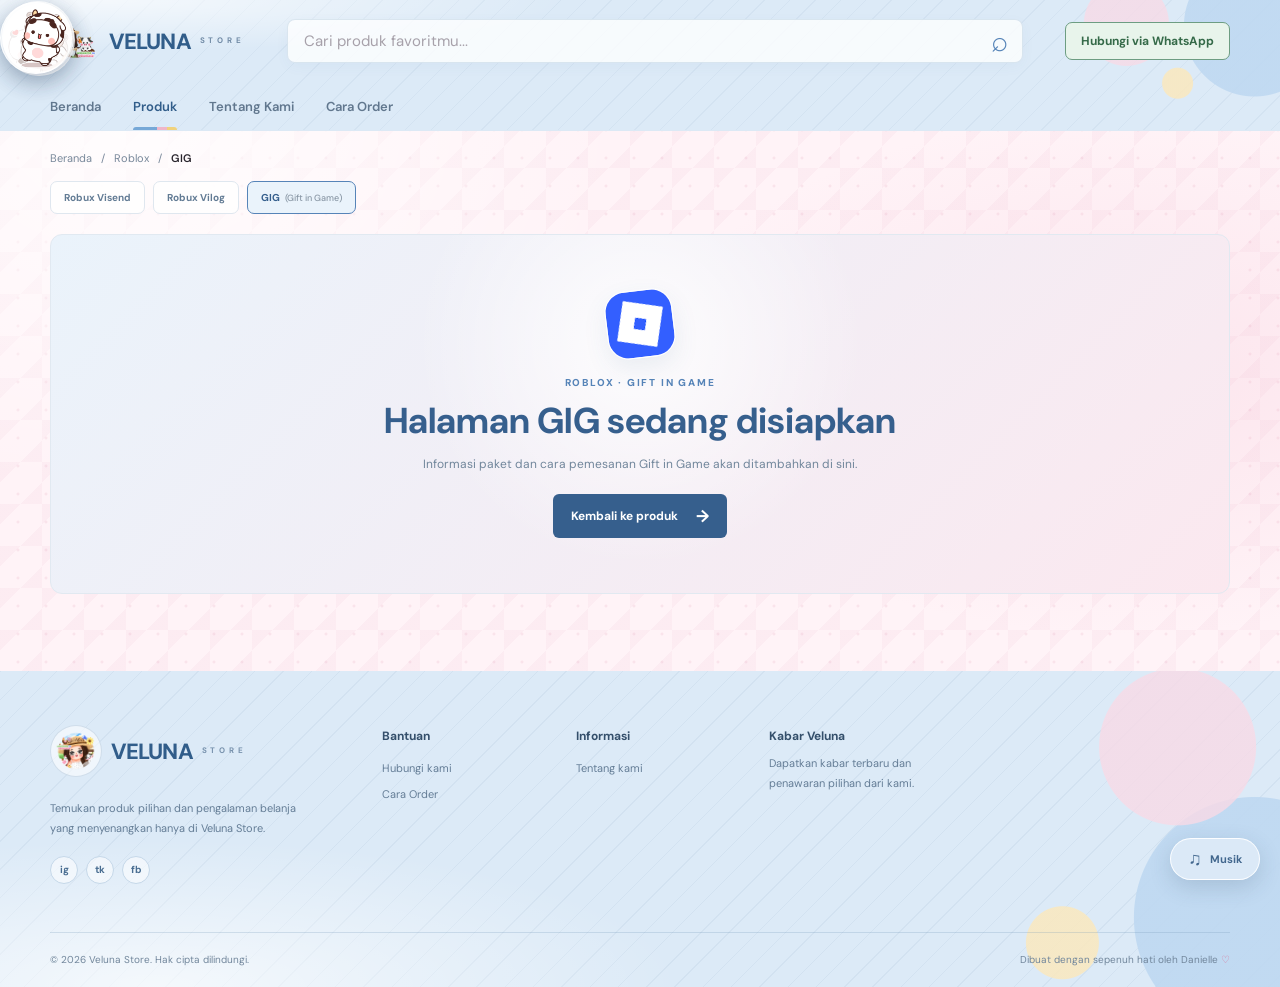
<file: roblox-gig.html>
<!DOCTYPE html>
<html lang="id">
<head>
  <meta charset="UTF-8">
  <meta name="viewport" content="width=device-width, initial-scale=1.0">
  <meta name="description" content="Informasi layanan Roblox Gift in Game di Veluna Store.">
  <title>Roblox GIG - Veluna Store</title>
  <link rel="icon" type="image/png" href="image/iconvelunabulat.png">
  <link rel="preconnect" href="https://fonts.googleapis.com">
  <link rel="preconnect" href="https://fonts.gstatic.com" crossorigin>
  <link href="https://fonts.googleapis.com/css2?family=DM+Sans:wght@400;500;600;700;800&display=swap" rel="stylesheet">
  <link rel="stylesheet" href="style.css">
  <link rel="stylesheet" href="roblox.css">
</head>
<body>
  <div class="site-loader" data-site-loader role="status" aria-label="Memuat Veluna Store">
    <div class="site-loader-content">
      <span class="site-loader-spinner"><img data-site-loader-icon alt=""></span>
      <p class="site-loader-text">Menyiapkan pengalaman Veluna...</p>
    </div>
  </div>
  <header class="site-header">
    <div class="header-top page-width">
      <a class="brand" href="index.html" aria-label="Veluna Store beranda"><img class="brand-mark" src="image/iconveluna.png" alt="">VELUNA<span>STORE</span></a>
      <form class="search" role="search" action="index.html" method="get">
        <label class="sr-only" for="site-search">Cari produk</label>
        <input id="site-search" type="search" name="q" placeholder="Cari produk favoritmu..." autocomplete="off">
        <button type="submit" aria-label="Cari">⌕</button>
      </form>
      <div class="header-actions">
        <a class="whatsapp-link" href="https://wa.me/6738386518" target="_blank" rel="noopener noreferrer">Hubungi via WhatsApp</a>
      </div>
    </div>
    <nav class="main-nav page-width" aria-label="Navigasi utama">
      <a href="index.html">Beranda</a>
      <a class="active" href="index.html#produk">Produk</a>
      <a href="index.html#tentang">Tentang Kami</a>
      <a href="#cara-order" data-order-guide>Cara Order</a>
    </nav>
  </header>

  <main class="gig-page page-width">
    <nav class="breadcrumbs" aria-label="Breadcrumb">
      <a href="index.html">Beranda</a><span aria-hidden="true">/</span>
      <a href="roblox.html">Roblox</a><span aria-hidden="true">/</span>
      <span aria-current="page">GIG</span>
    </nav>
    <nav class="method-switch gig-method-switch" aria-label="Metode top up Roblox">
      <a href="roblox.html">Robux Visend</a>
      <a href="roblox-vilog.html">Robux Vilog</a>
      <a class="active" href="roblox-gig.html" aria-current="page">GIG <span>(Gift in Game)</span></a>
    </nav>
    <section class="gig-placeholder">
      <img class="gig-icon game-logo" src="image/iconroblox.png" alt="Ikon Roblox">
      <p class="eyebrow">ROBLOX · GIFT IN GAME</p>
      <h1>Halaman GIG sedang disiapkan</h1>
      <p>Informasi paket dan cara pemesanan Gift in Game akan ditambahkan di sini.</p>
      <a class="button button-dark" href="index.html#produk">Kembali ke produk <span aria-hidden="true">→</span></a>
    </section>
  </main>

  <footer class="site-footer" id="tentang">
    <div class="footer-main page-width">
      <div class="footer-about">
        <a class="brand footer-brand" href="#"><img class="brand-mark" src="image/iconvelunabulat.png" alt="">VELUNA<span>STORE</span></a>
        <p>Temukan produk pilihan dan pengalaman belanja yang menyenangkan hanya di Veluna Store.</p>
        <div class="social-links" aria-label="Media sosial"><a href="https://www.instagram.com/velunaidd/" aria-label="Instagram">ig</a><a href="https://www.tiktok.com/@velunaid?lang=id-ID" aria-label="TikTok">tk</a><a href="https://www.facebook.com/share/1DvF4zoCWN/" aria-label="Facebook">fb</a></div>
      </div>
      <div class="footer-column">
        <h2>Bantuan</h2>
        <a href="https://wa.me/6738386518" target="_blank" rel="noopener noreferrer">Hubungi kami</a><a href="#cara-order" data-order-guide>Cara Order</a>
      </div>
      <div class="footer-column">
        <h2>Informasi</h2>
        <a href="#">Tentang kami</a>
      </div>
      <div class="footer-column newsletter" id="bantuan">
        <h2>Kabar Veluna</h2>
        <p>Dapatkan kabar terbaru dan penawaran pilihan dari kami.</p>
      </div>
    </div>
    <div class="footer-bottom page-width"><p>© 2026 Veluna Store. Hak cipta dilindungi.</p><p>Dibuat dengan sepenuh hati oleh Danielle <span aria-hidden="true">♡</span></p></div>
  </footer>
  <script src="site-loader.js"></script>
  <script src="music-player.js"></script>
  <script src="order-guide.js"></script>
</body>
</html>
</file>
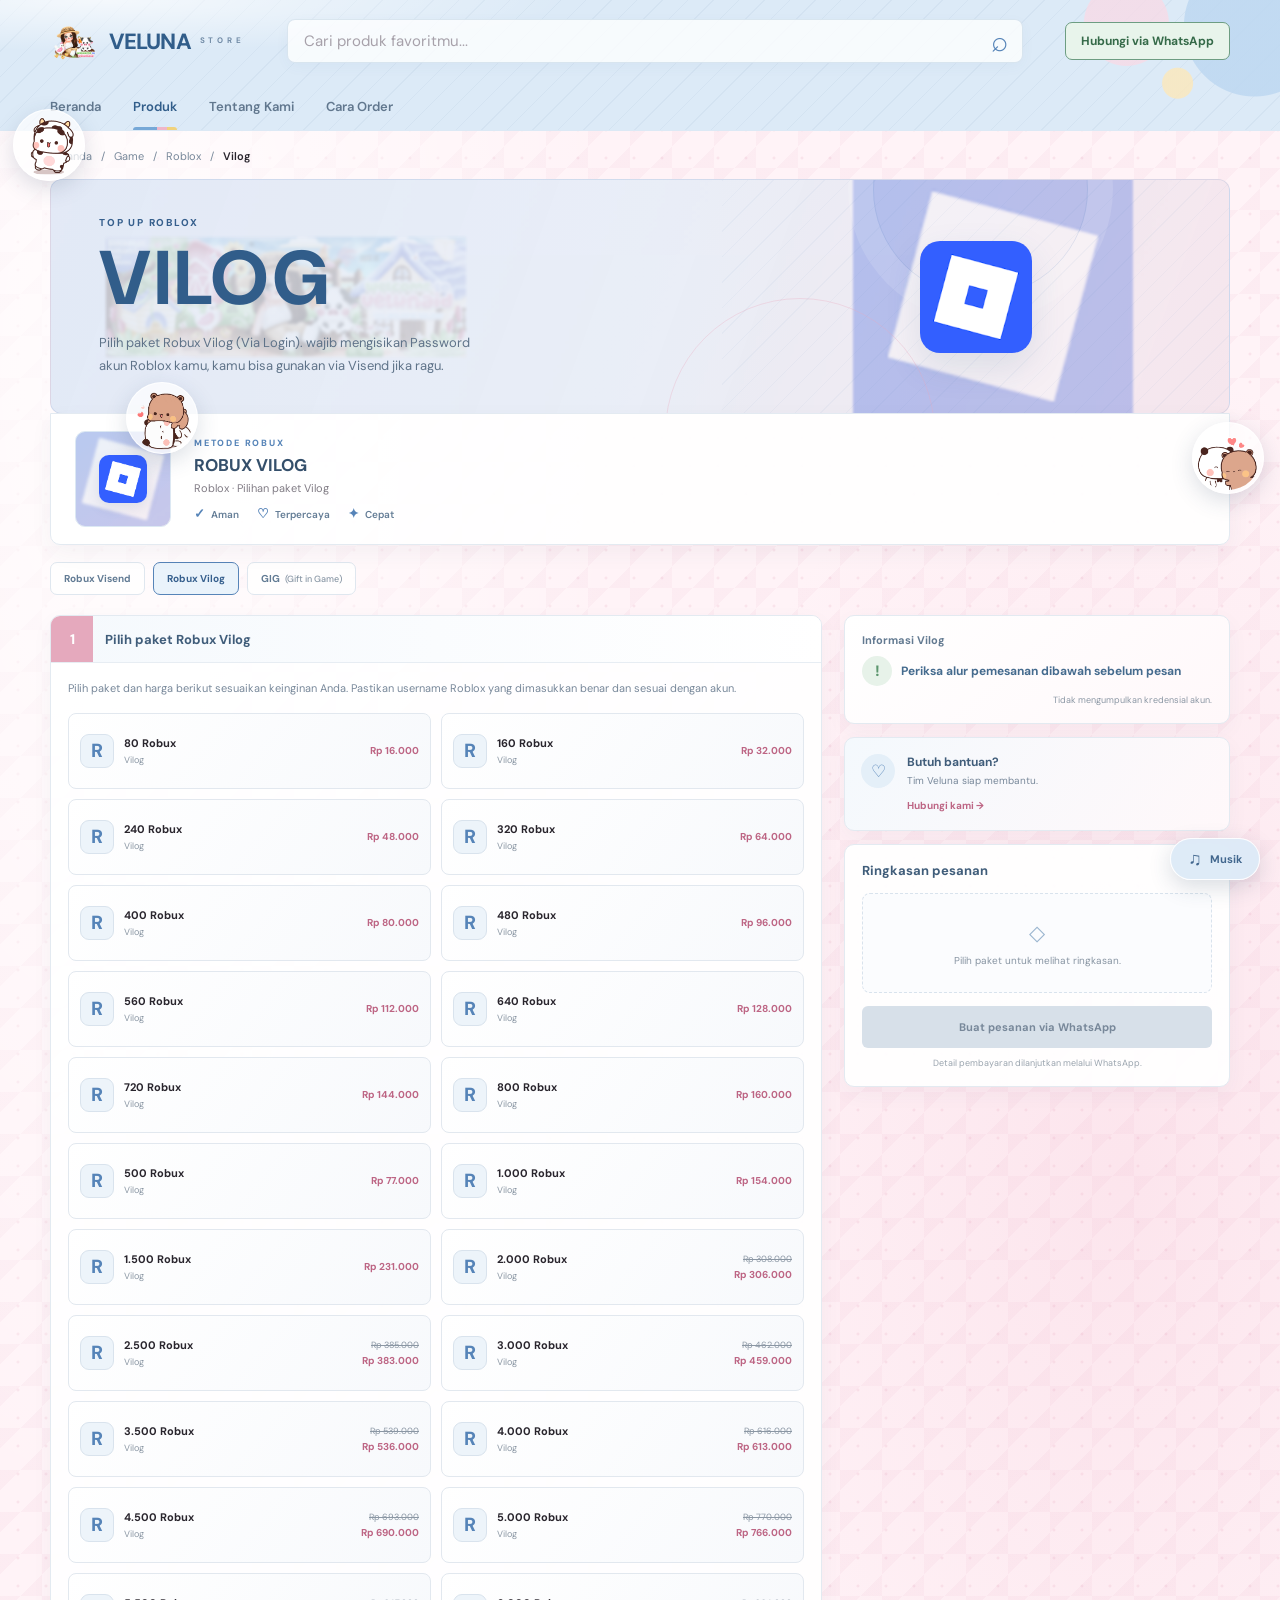
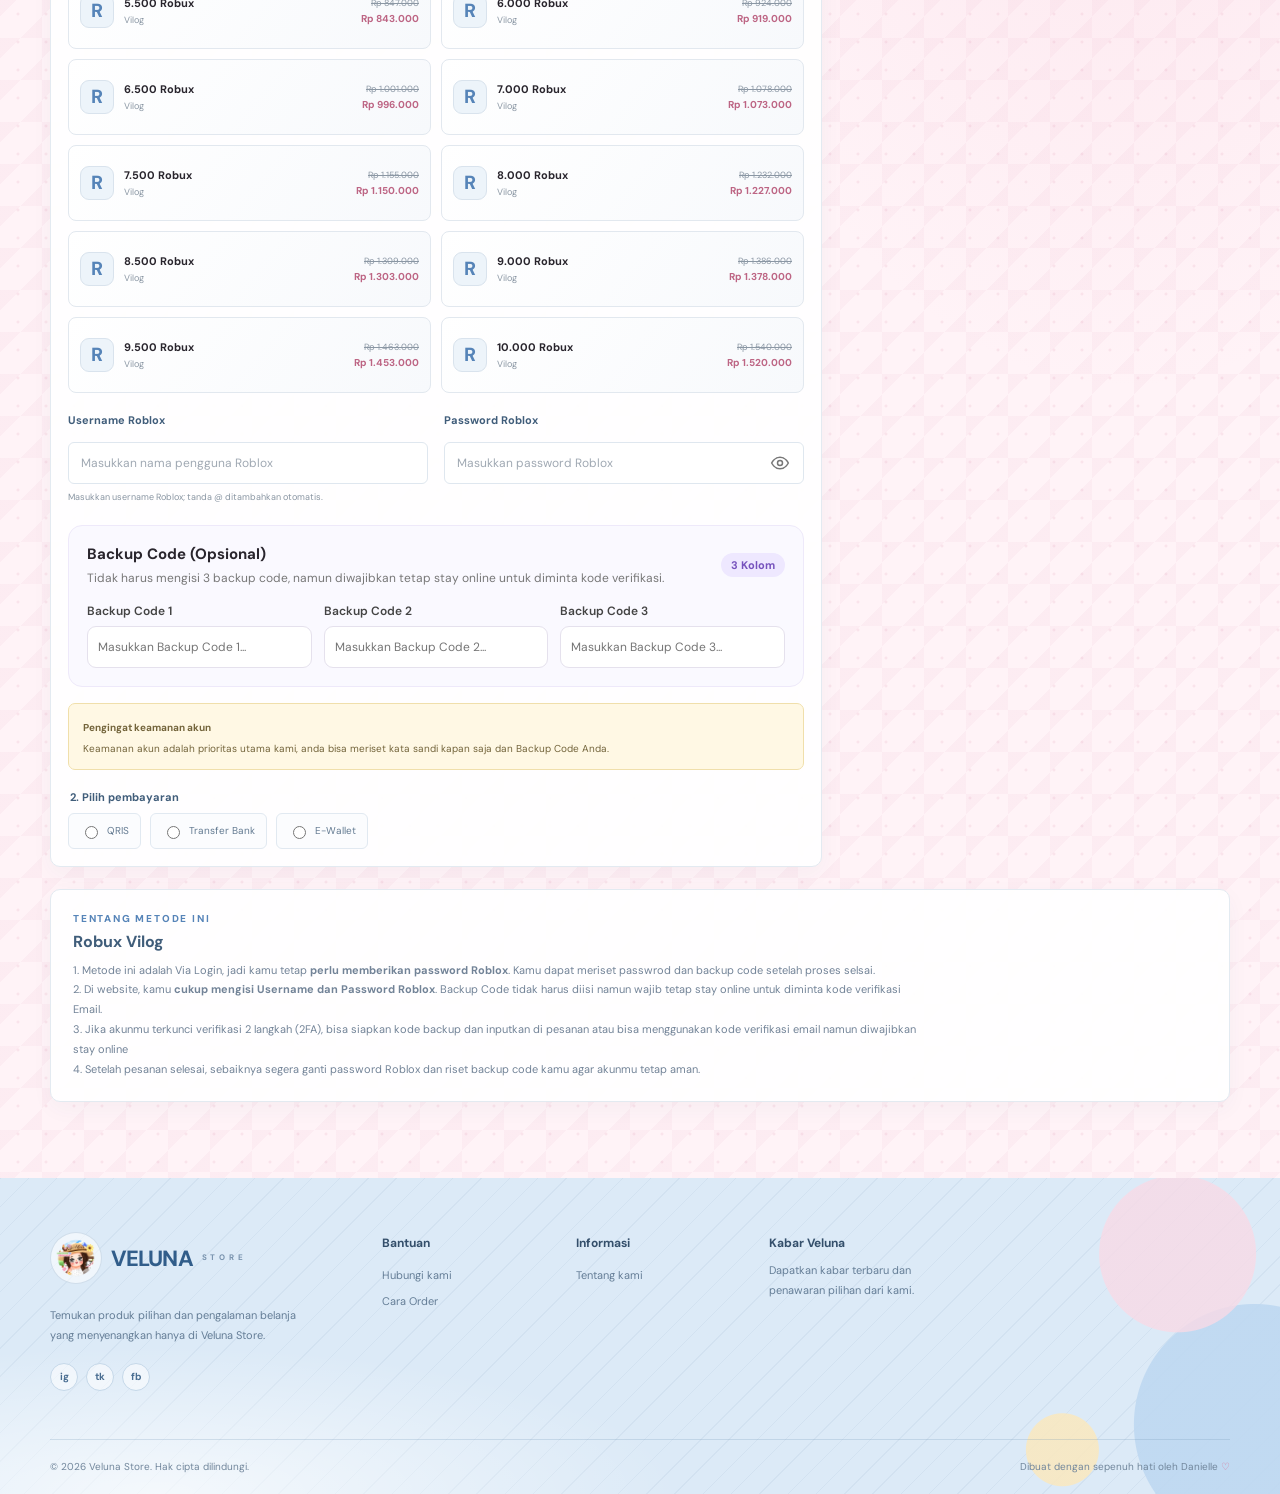
<file: roblox-vilog.html>
<!DOCTYPE html>
<html lang="id">

<head>
  <meta charset="UTF-8">
  <meta name="viewport" content="width=device-width, initial-scale=1.0">
  <meta name="description" content="Pilih paket Robux Vilog di Veluna Store.">
  <title>Robux Vilog - Veluna Store</title>
  <link rel="icon" type="image/png" href="image/iconvelunabulat.png">
  <link rel="preconnect" href="https://fonts.googleapis.com">
  <link rel="preconnect" href="https://fonts.gstatic.com" crossorigin>
  <link href="https://fonts.googleapis.com/css2?family=DM+Sans:wght@400;500;600;700;800&display=swap" rel="stylesheet">
  <link rel="stylesheet" href="style.css">
  <link rel="stylesheet" href="roblox-vilog.css">
</head>

<body data-order-method="Vilog">
  <div class="site-loader" data-site-loader role="status" aria-label="Memuat Veluna Store">
    <div class="site-loader-content">
      <span class="site-loader-spinner"><img data-site-loader-icon alt=""></span>
      <p class="site-loader-text">Menyiapkan pengalaman Veluna...</p>
    </div>
  </div>
  <header class="site-header">
    <div class="header-top page-width">
      <a class="brand" href="index.html" aria-label="Veluna Store beranda"><img class="brand-mark"
          src="image/iconveluna.png" alt="">VELUNA<span>STORE</span></a>
      <form class="search" role="search" action="index.html" method="get">
        <label class="sr-only" for="site-search">Cari produk</label>
        <input id="site-search" type="search" name="q" placeholder="Cari produk favoritmu..." autocomplete="off">
        <button type="submit" aria-label="Cari">⌕</button>
      </form>
      <div class="header-actions">
        <a class="whatsapp-link" href="https://wa.me/6738386518" target="_blank" rel="noopener noreferrer">Hubungi via
          WhatsApp</a>
      </div>
    </div>
    <nav class="main-nav page-width" aria-label="Navigasi utama">
      <a href="index.html">Beranda</a>
      <a class="active" href="index.html#produk">Produk</a>
      <a href="index.html#tentang">Tentang Kami</a>
      <a href="#cara-order" data-order-guide>Cara Order</a>
    </nav>
  </header>

  <main class="roblox-page">
    <div class="page-width">
      <nav class="breadcrumbs" aria-label="Breadcrumb">
        <a href="index.html">Beranda</a><span aria-hidden="true">/</span>
        <a href="index.html#produk">Game</a><span aria-hidden="true">/</span>
        <a href="roblox.html">Roblox</a><span aria-hidden="true">/</span>
        <span aria-current="page">Vilog</span>
      </nav>

      <section class="roblox-banner vilog-banner" aria-label="Robux Vilog">
        <div class="roblox-banner-copy">
          <p class="eyebrow">TOP UP ROBLOX</p>
          <h1>VILOG</h1>
          <p>Pilih paket Robux Vilog (Via Login). wajib mengisikan Password akun Roblox kamu, kamu bisa gunakan via
            Visend jika ragu.</p>
        </div>
        <div class="roblox-banner-art">
          <img class="roblox-symbol game-logo" src="image/iconroblox.png" alt="Ikon Roblox">
        </div>
        <span class="banner-orbit orbit-one" aria-hidden="true"></span>
        <span class="banner-orbit orbit-two" aria-hidden="true"></span>
      </section>

      <section class="game-overview" aria-labelledby="game-title">
        <div class="game-cover vilog-cover">
          <img class="roblox-symbol game-logo" src="image/iconroblox.png" alt="Ikon Roblox">
        </div>
        <div class="game-overview-copy">
          <p class="eyebrow">METODE ROBUX</p>
          <h2 id="game-title">Robux Vilog</h2>
          <p class="publisher">Roblox · Pilihan paket Vilog</p>
          <div class="service-points">
            <span><b aria-hidden="true">✓</b> Aman</span>
            <span><b aria-hidden="true">♡</b> Terpercaya</span>
            <span><b aria-hidden="true">✦</b> Cepat</span>
          </div>
        </div>
      </section>

      <nav class="method-switch" aria-label="Metode top up Roblox">
        <a href="roblox.html">Robux Visend</a>
        <a class="active" href="roblox-vilog.html" aria-current="page">Robux Vilog</a>
        <a href="roblox-gig.html">GIG <span>(Gift in Game)</span></a>
      </nav>

      <div class="purchase-layout">
        <section class="purchase-card" aria-labelledby="nominal-heading">
          <div class="step-heading">
            <span>1</span>
            <h2 id="nominal-heading">Pilih paket Robux Vilog</h2>
          </div>
          <div class="nominal-content">
            <p class="nominal-note">Pilih paket dan harga berikut sesuaikan keinginan Anda. Pastikan username Roblox
              yang dimasukkan benar dan sesuai dengan akun.</p>
            <div class="nominal-grid" role="group" aria-label="Pilihan paket Robux Vilog">
              <button class="nominal-option" type="button" data-nominal="80" data-price="16000" aria-pressed="false">
                <span class="robux-icon" aria-hidden="true">R</span><span class="nominal-details"><strong>80 Robux</strong><small>Vilog</small></span><b class="nominal-price">Rp 16.000</b>
              </button>
              <button class="nominal-option" type="button" data-nominal="160" data-price="32000" aria-pressed="false">
                <span class="robux-icon" aria-hidden="true">R</span><span class="nominal-details"><strong>160 Robux</strong><small>Vilog</small></span><b class="nominal-price">Rp 32.000</b>
              </button>
              <button class="nominal-option" type="button" data-nominal="240" data-price="48000" aria-pressed="false">
                <span class="robux-icon" aria-hidden="true">R</span><span class="nominal-details"><strong>240 Robux</strong><small>Vilog</small></span><b class="nominal-price">Rp 48.000</b>
              </button>
              <button class="nominal-option" type="button" data-nominal="320" data-price="64000" aria-pressed="false">
                <span class="robux-icon" aria-hidden="true">R</span><span class="nominal-details"><strong>320 Robux</strong><small>Vilog</small></span><b class="nominal-price">Rp 64.000</b>
              </button>
              <button class="nominal-option" type="button" data-nominal="400" data-price="80000" aria-pressed="false">
                <span class="robux-icon" aria-hidden="true">R</span><span class="nominal-details"><strong>400 Robux</strong><small>Vilog</small></span><b class="nominal-price">Rp 80.000</b>
              </button>
              <button class="nominal-option" type="button" data-nominal="480" data-price="96000" aria-pressed="false">
                <span class="robux-icon" aria-hidden="true">R</span><span class="nominal-details"><strong>480 Robux</strong><small>Vilog</small></span><b class="nominal-price">Rp 96.000</b>
              </button>
              <button class="nominal-option" type="button" data-nominal="560" data-price="112000" aria-pressed="false">
                <span class="robux-icon" aria-hidden="true">R</span><span class="nominal-details"><strong>560 Robux</strong><small>Vilog</small></span><b class="nominal-price">Rp 112.000</b>
              </button>
              <button class="nominal-option" type="button" data-nominal="640" data-price="128000" aria-pressed="false">
                <span class="robux-icon" aria-hidden="true">R</span><span class="nominal-details"><strong>640 Robux</strong><small>Vilog</small></span><b class="nominal-price">Rp 128.000</b>
              </button>
              <button class="nominal-option" type="button" data-nominal="720" data-price="144000" aria-pressed="false">
                <span class="robux-icon" aria-hidden="true">R</span><span class="nominal-details"><strong>720 Robux</strong><small>Vilog</small></span><b class="nominal-price">Rp 144.000</b>
              </button>
              <button class="nominal-option" type="button" data-nominal="800" data-price="160000" aria-pressed="false">
                <span class="robux-icon" aria-hidden="true">R</span><span class="nominal-details"><strong>800 Robux</strong><small>Vilog</small></span><b class="nominal-price">Rp 160.000</b>
              </button>
              <button class="nominal-option" type="button" data-nominal="500" data-price="77000" aria-pressed="false">
                <span class="robux-icon" aria-hidden="true">R</span><span class="nominal-details"><strong>500 Robux</strong><small>Vilog</small></span><b class="nominal-price">Rp 77.000</b>
              </button>
              <button class="nominal-option" type="button" data-nominal="1000" data-price="154000" aria-pressed="false">
                <span class="robux-icon" aria-hidden="true">R</span><span class="nominal-details"><strong>1.000 Robux</strong><small>Vilog</small></span><b class="nominal-price">Rp 154.000</b>
              </button>
              <button class="nominal-option" type="button" data-nominal="1500" data-price="231000" aria-pressed="false">
                <span class="robux-icon" aria-hidden="true">R</span><span class="nominal-details"><strong>1.500 Robux</strong><small>Vilog</small></span><b class="nominal-price">Rp 231.000</b>
              </button>
              <button class="nominal-option" type="button" data-nominal="2000" data-price="306000" aria-pressed="false">
                <span class="robux-icon" aria-hidden="true">R</span><span class="nominal-details"><strong>2.000 Robux</strong><small>Vilog</small></span><span class="nominal-price"><del>Rp 308.000</del><b>Rp 306.000</b></span>
              </button>
              <button class="nominal-option" type="button" data-nominal="2500" data-price="383000" aria-pressed="false">
                <span class="robux-icon" aria-hidden="true">R</span><span class="nominal-details"><strong>2.500 Robux</strong><small>Vilog</small></span><span class="nominal-price"><del>Rp 385.000</del><b>Rp 383.000</b></span>
              </button>
              <button class="nominal-option" type="button" data-nominal="3000" data-price="459000" aria-pressed="false">
                <span class="robux-icon" aria-hidden="true">R</span><span class="nominal-details"><strong>3.000 Robux</strong><small>Vilog</small></span><span class="nominal-price"><del>Rp 462.000</del><b>Rp 459.000</b></span>
              </button>
              <button class="nominal-option" type="button" data-nominal="3500" data-price="536000" aria-pressed="false">
                <span class="robux-icon" aria-hidden="true">R</span><span class="nominal-details"><strong>3.500 Robux</strong><small>Vilog</small></span><span class="nominal-price"><del>Rp 539.000</del><b>Rp 536.000</b></span>
              </button>
              <button class="nominal-option" type="button" data-nominal="4000" data-price="613000" aria-pressed="false">
                <span class="robux-icon" aria-hidden="true">R</span><span class="nominal-details"><strong>4.000 Robux</strong><small>Vilog</small></span><span class="nominal-price"><del>Rp 616.000</del><b>Rp 613.000</b></span>
              </button>
              <button class="nominal-option" type="button" data-nominal="4500" data-price="690000" aria-pressed="false">
                <span class="robux-icon" aria-hidden="true">R</span><span class="nominal-details"><strong>4.500 Robux</strong><small>Vilog</small></span><span class="nominal-price"><del>Rp 693.000</del><b>Rp 690.000</b></span>
              </button>
              <button class="nominal-option" type="button" data-nominal="5000" data-price="766000" aria-pressed="false">
                <span class="robux-icon" aria-hidden="true">R</span><span class="nominal-details"><strong>5.000 Robux</strong><small>Vilog</small></span><span class="nominal-price"><del>Rp 770.000</del><b>Rp 766.000</b></span>
              </button>
              <button class="nominal-option" type="button" data-nominal="5500" data-price="843000" aria-pressed="false">
                <span class="robux-icon" aria-hidden="true">R</span><span class="nominal-details"><strong>5.500 Robux</strong><small>Vilog</small></span><span class="nominal-price"><del>Rp 847.000</del><b>Rp 843.000</b></span>
              </button>
              <button class="nominal-option" type="button" data-nominal="6000" data-price="919000" aria-pressed="false">
                <span class="robux-icon" aria-hidden="true">R</span><span class="nominal-details"><strong>6.000 Robux</strong><small>Vilog</small></span><span class="nominal-price"><del>Rp 924.000</del><b>Rp 919.000</b></span>
              </button>
              <button class="nominal-option" type="button" data-nominal="6500" data-price="996000" aria-pressed="false">
                <span class="robux-icon" aria-hidden="true">R</span><span class="nominal-details"><strong>6.500 Robux</strong><small>Vilog</small></span><span class="nominal-price"><del>Rp 1.001.000</del><b>Rp 996.000</b></span>
              </button>
              <button class="nominal-option" type="button" data-nominal="7000" data-price="1073000" aria-pressed="false">
                <span class="robux-icon" aria-hidden="true">R</span><span class="nominal-details"><strong>7.000 Robux</strong><small>Vilog</small></span><span class="nominal-price"><del>Rp 1.078.000</del><b>Rp 1.073.000</b></span>
              </button>
              <button class="nominal-option" type="button" data-nominal="7500" data-price="1150000" aria-pressed="false">
                <span class="robux-icon" aria-hidden="true">R</span><span class="nominal-details"><strong>7.500 Robux</strong><small>Vilog</small></span><span class="nominal-price"><del>Rp 1.155.000</del><b>Rp 1.150.000</b></span>
              </button>
              <button class="nominal-option" type="button" data-nominal="8000" data-price="1227000" aria-pressed="false">
                <span class="robux-icon" aria-hidden="true">R</span><span class="nominal-details"><strong>8.000 Robux</strong><small>Vilog</small></span><span class="nominal-price"><del>Rp 1.232.000</del><b>Rp 1.227.000</b></span>
              </button>
              <button class="nominal-option" type="button" data-nominal="8500" data-price="1303000" aria-pressed="false">
                <span class="robux-icon" aria-hidden="true">R</span><span class="nominal-details"><strong>8.500 Robux</strong><small>Vilog</small></span><span class="nominal-price"><del>Rp 1.309.000</del><b>Rp 1.303.000</b></span>
              </button>
              <button class="nominal-option" type="button" data-nominal="9000" data-price="1378000" aria-pressed="false">
                <span class="robux-icon" aria-hidden="true">R</span><span class="nominal-details"><strong>9.000 Robux</strong><small>Vilog</small></span><span class="nominal-price"><del>Rp 1.386.000</del><b>Rp 1.378.000</b></span>
              </button>
              <button class="nominal-option" type="button" data-nominal="9500" data-price="1453000" aria-pressed="false">
                <span class="robux-icon" aria-hidden="true">R</span><span class="nominal-details"><strong>9.500 Robux</strong><small>Vilog</small></span><span class="nominal-price"><del>Rp 1.463.000</del><b>Rp 1.453.000</b></span>
              </button>
              <button class="nominal-option" type="button" data-nominal="10000" data-price="1520000" aria-pressed="false">
                <span class="robux-icon" aria-hidden="true">R</span><span class="nominal-details"><strong>10.000 Robux</strong><small>Vilog</small></span><span class="nominal-price"><del>Rp 1.540.000</del><b>Rp 1.520.000</b></span>
              </button>
            </div>
            <!-- <div class="account-field">
              <label for="roblox-username">Username Roblox</label>
              <input id="roblox-username" type="text" autocomplete="off" placeholder="Masukkan username Roblox">
            </div>
            <div class="account-field">
              <label for="roblox-password">Password Roblox</label>
              <input id="roblox-password" type="password" autocomplete="off" placeholder="Masukkan password Roblox">
            </div> -->

            <div class="account-fields-row">
              <div class="account-field">
                <label for="roblox-username">Username Roblox</label>
                <input id="roblox-username" type="text" autocomplete="off" placeholder="Masukkan nama pengguna Roblox">
                <small>Masukkan username Roblox; tanda @ ditambahkan otomatis.</small>
              </div>

              <div class="account-field">
                <label for="roblox-password">Password Roblox</label>
                <div class="password-input-wrapper">
                  <input id="roblox-password" type="password" autocomplete="off" placeholder="Masukkan password Roblox">

                  <button type="button" class="toggle-password" id="toggle-password" aria-label="Tampilkan password"
                    aria-pressed="false">
                    <svg class="eye-icon" xmlns="http://www.w3.org/2000/svg" width="20" height="20" viewBox="0 0 24 24"
                      fill="none" stroke="currentColor" stroke-width="1.8" stroke-linecap="round"
                      stroke-linejoin="round" aria-hidden="true">
                      <path d="M2 12s3.6-7 10-7 10 7 10 7-3.6 7-10 7-10-7-10-7Z" />
                      <circle cx="12" cy="12" r="3" />
                    </svg>
                  </button>
                </div>
              </div>
            </div>
            <!-- Catatan Tambahan -->
            <div class="additional-notes">
              <div class="notes-heading">
                <div>
                  <h3>Backup Code (Opsional)</h3>
                  <p>Tidak harus mengisi 3 backup code, namun diwajibkan tetap stay online untuk diminta kode
                    verifikasi.</p>
                </div>
                <span class="notes-badge">3 Kolom</span>
              </div>
              <div class="notes-grid">
                <div class="note-field">
                  <label for="note-1">Backup Code 1</label>
                  <input id="note-1" placeholder="Masukkan Backup Code 1..." rows="2">
                </div>
                <div class="note-field">
                  <label for="note-2">Backup Code 2</label>
                  <input id="note-2" placeholder="Masukkan Backup Code 2..." rows="2">
                </div>
                <div class="note-field">
                  <label for="note-3">Backup Code 3</label>
                  <input id="note-3" placeholder="Masukkan Backup Code 3..." rows="2">
                </div>
              </div>
            </div>


            <div class="security-notice" role="note">
              <strong>Pengingat keamanan akun</strong>
              <p>Keamanan akun adalah prioritas utama kami, anda bisa meriset kata sandi kapan saja dan Backup Code
                Anda.</p>
            </div>
            <fieldset class="payment-field">
              <legend>2. Pilih pembayaran</legend>
              <label><input type="radio" name="payment-method" value="QRIS" data-payment-option> QRIS</label>
              <label><input type="radio" name="payment-method" value="Transfer Bank" data-payment-option> Transfer
                Bank</label>
              <label><input type="radio" name="payment-method" value="E-Wallet" data-payment-option> E-Wallet</label>
            </fieldset>
            <section class="payment-detail" data-payment-panel="QRIS" hidden>
              <h3>Pembayaran QRIS</h3>
              <figure class="qris-image"><img src="image/qris.jpeg" alt="Kode QRIS untuk pembayaran Veluna">
                <figcaption>Pindai kode QRIS ini untuk membayar. Setelah itu, konfirmasi pembayaran melalui WhatsApp.
                </figcaption>
              </figure>
            </section>
            <section class="payment-detail" data-payment-panel="Transfer Bank" hidden>
              <h3>Transfer ke SeaBank</h3>
              <div class="provider-options">
                <label><input type="radio" name="bank-provider" value="SeaBank"
                    data-provider-option><span><strong>SeaBank</strong><small>No. rekening:
                      901318468036</small></span></label>
              </div>
              <p class="payment-next-step">Setelah memilih SeaBank, lanjutkan konfirmasi dan pembayaran melalui
                WhatsApp.</p>
            </section>
            <section class="payment-detail" data-payment-panel="E-Wallet" hidden>
              <h3>Pilih e-wallet tujuan</h3>
              <div class="provider-options wallet-options">
                <label><input type="radio" name="wallet-provider" value="DANA"
                    data-provider-option><span><strong>DANA</strong><small>+62 852-3649-6518</small></span></label>
                <label><input type="radio" name="wallet-provider" value="GoPay"
                    data-provider-option><span><strong>GoPay</strong><small>+62 852-3649-6518</small></span></label>
                <label><input type="radio" name="wallet-provider" value="SPay"
                    data-provider-option><span><strong>SPay</strong><small>+62 852-3649-6518</small></span></label>
              </div>
              <p class="payment-next-step">Setelah memilih e-wallet, lanjutkan konfirmasi dan pembayaran melalui
                WhatsApp.</p>
            </section>
          </div>
        </section>

        <aside class="purchase-aside">
          <section class="rating-card" aria-label="Informasi layanan Vilog">
            <p class="aside-label">Informasi Vilog</p>
            <div class="visend-info"><span aria-hidden="true">!</span><strong>Periksa alur pemesanan dibawah sebelum
                pesan</strong></div>
            <p class="rating-caption">Tidak mengumpulkan kredensial akun.</p>
          </section>
          <section class="support-card">
            <span class="support-icon" aria-hidden="true">♡</span>
            <div>
              <h2>Butuh bantuan?</h2>
              <p>Tim Veluna siap membantu.</p><a href="https://wa.me/6738386518" target="_blank"
                rel="noopener noreferrer">Hubungi kami <span aria-hidden="true">→</span></a>
            </div>
          </section>
          <section class="order-card" aria-labelledby="order-heading">
            <h2 id="order-heading">Ringkasan pesanan</h2>
            <div class="order-empty" data-order-empty>
              <span class="empty-icon" aria-hidden="true">◇</span>
              <p>Pilih paket untuk melihat ringkasan.</p>
            </div>
            <div class="order-details" data-order-details hidden>
              <div><span>Metode</span><strong>Vilog</strong></div>
              <div><span>Nominal</span><strong data-selected-nominal>—</strong></div>
              <div><span>Username</span><strong data-selected-username>—</strong></div>
              <div><span>Password</span><strong data-selected-password>—</strong></div>

              <div class="order-notes" data-order-notes hidden>
                <span>Backup Code</span>
                <div data-selected-notes></div>
              </div>

              <div><span>Pembayaran</span><strong data-selected-payment>—</strong></div>
              <div class="order-total"><span>Total</span><strong data-selected-price>—</strong></div>
            </div>
            <button class="checkout-button" type="button" data-checkout disabled>Buat pesanan via WhatsApp</button>
            <p class="checkout-message" data-checkout-message role="status" aria-live="polite"></p>
            <p class="demo-note">Detail pembayaran dilanjutkan melalui WhatsApp.</p>
          </section>
        </aside>
      </div>

      <section class="description-card">
        <p class="eyebrow">TENTANG METODE INI</p>
        <h2>Robux Vilog</h2>
        <p>1. Metode ini adalah Via Login, jadi kamu tetap <b>perlu memberikan password Roblox</b>. Kamu dapat meriset
          passwrod dan backup code setelah proses selsai.<br>
          2. Di website, kamu <b>cukup mengisi Username dan Password Roblox</b>. Backup Code tidak harus diisi namun
          wajib tetap stay online untuk diminta kode verifikasi Email.<br>
          3. Jika akunmu terkunci verifikasi 2 langkah (2FA), bisa siapkan kode backup dan inputkan di pesanan atau bisa
          menggunakan kode verifikasi email namun diwajibkan stay online<br>
          4. Setelah pesanan selesai, sebaiknya segera ganti password Roblox dan riset backup code kamu agar akunmu
          tetap aman.<br></p>
      </section>
    </div>
  </main>

  <dialog class="order-confirm-dialog" aria-labelledby="order-confirm-title" data-order-confirm-dialog>
    <div class="order-confirm-content">
      <p class="eyebrow">PERIKSA KEMBALI</p>
      <h2 id="order-confirm-title">Konfirmasi pesanan</h2>
      <p class="confirm-intro">Pastikan detail pesanan sudah benar. WhatsApp akan dibuka dengan pilihan pembayaran yang
        sudah disiapkan.</p>
      <dl class="confirm-summary" data-confirm-summary></dl>
      <p class="confirm-security">Pembayaran dilanjutkan melalui WhatsApp. Pastikan data kamu benar.
      </p>
      <div class="confirm-actions">
        <button class="confirm-cancel" type="button" data-confirm-cancel>Kembali</button>
        <button class="confirm-submit" type="button" data-confirm-submit>Konfirmasi & buka WhatsApp</button>
      </div>
    </div>
  </dialog>

  <footer class="site-footer" id="tentang">
    <div class="footer-main page-width">
      <div class="footer-about">
        <a class="brand footer-brand" href="#"><img class="brand-mark" src="image/iconvelunabulat.png"
            alt="">VELUNA<span>STORE</span></a>
        <p>Temukan produk pilihan dan pengalaman belanja yang menyenangkan hanya di Veluna Store.</p>
        <div class="social-links" aria-label="Media sosial"><a href="https://www.instagram.com/velunaidd/"
            aria-label="Instagram">ig</a><a href="https://www.tiktok.com/@velunaid?lang=id-ID"
            aria-label="TikTok">tk</a><a href="https://www.facebook.com/share/1DvF4zoCWN/" aria-label="Facebook">fb</a>
        </div>
      </div>
      <div class="footer-column">
        <h2>Bantuan</h2>
        <a href="https://wa.me/6738386518" target="_blank" rel="noopener noreferrer">Hubungi kami</a><a
          href="#cara-order" data-order-guide>Cara Order</a>
      </div>
      <div class="footer-column">
        <h2>Informasi</h2>
        <a href="#">Tentang kami</a>
      </div>
      <div class="footer-column newsletter" id="bantuan">
        <h2>Kabar Veluna</h2>
        <p>Dapatkan kabar terbaru dan penawaran pilihan dari kami.</p>
      </div>
    </div>
    <div class="footer-bottom page-width">
      <p>© 2026 Veluna Store. Hak cipta dilindungi.</p>
      <p>Dibuat dengan sepenuh hati oleh Danielle <span aria-hidden="true">♡</span></p>
    </div>
  </footer>
  <script src="site-loader.js"></script>
  <script src="music-player.js"></script>
  <script src="order-guide.js"></script>
  <script src="roblox-vilog.js"></script>
</body>

</html>
</file>
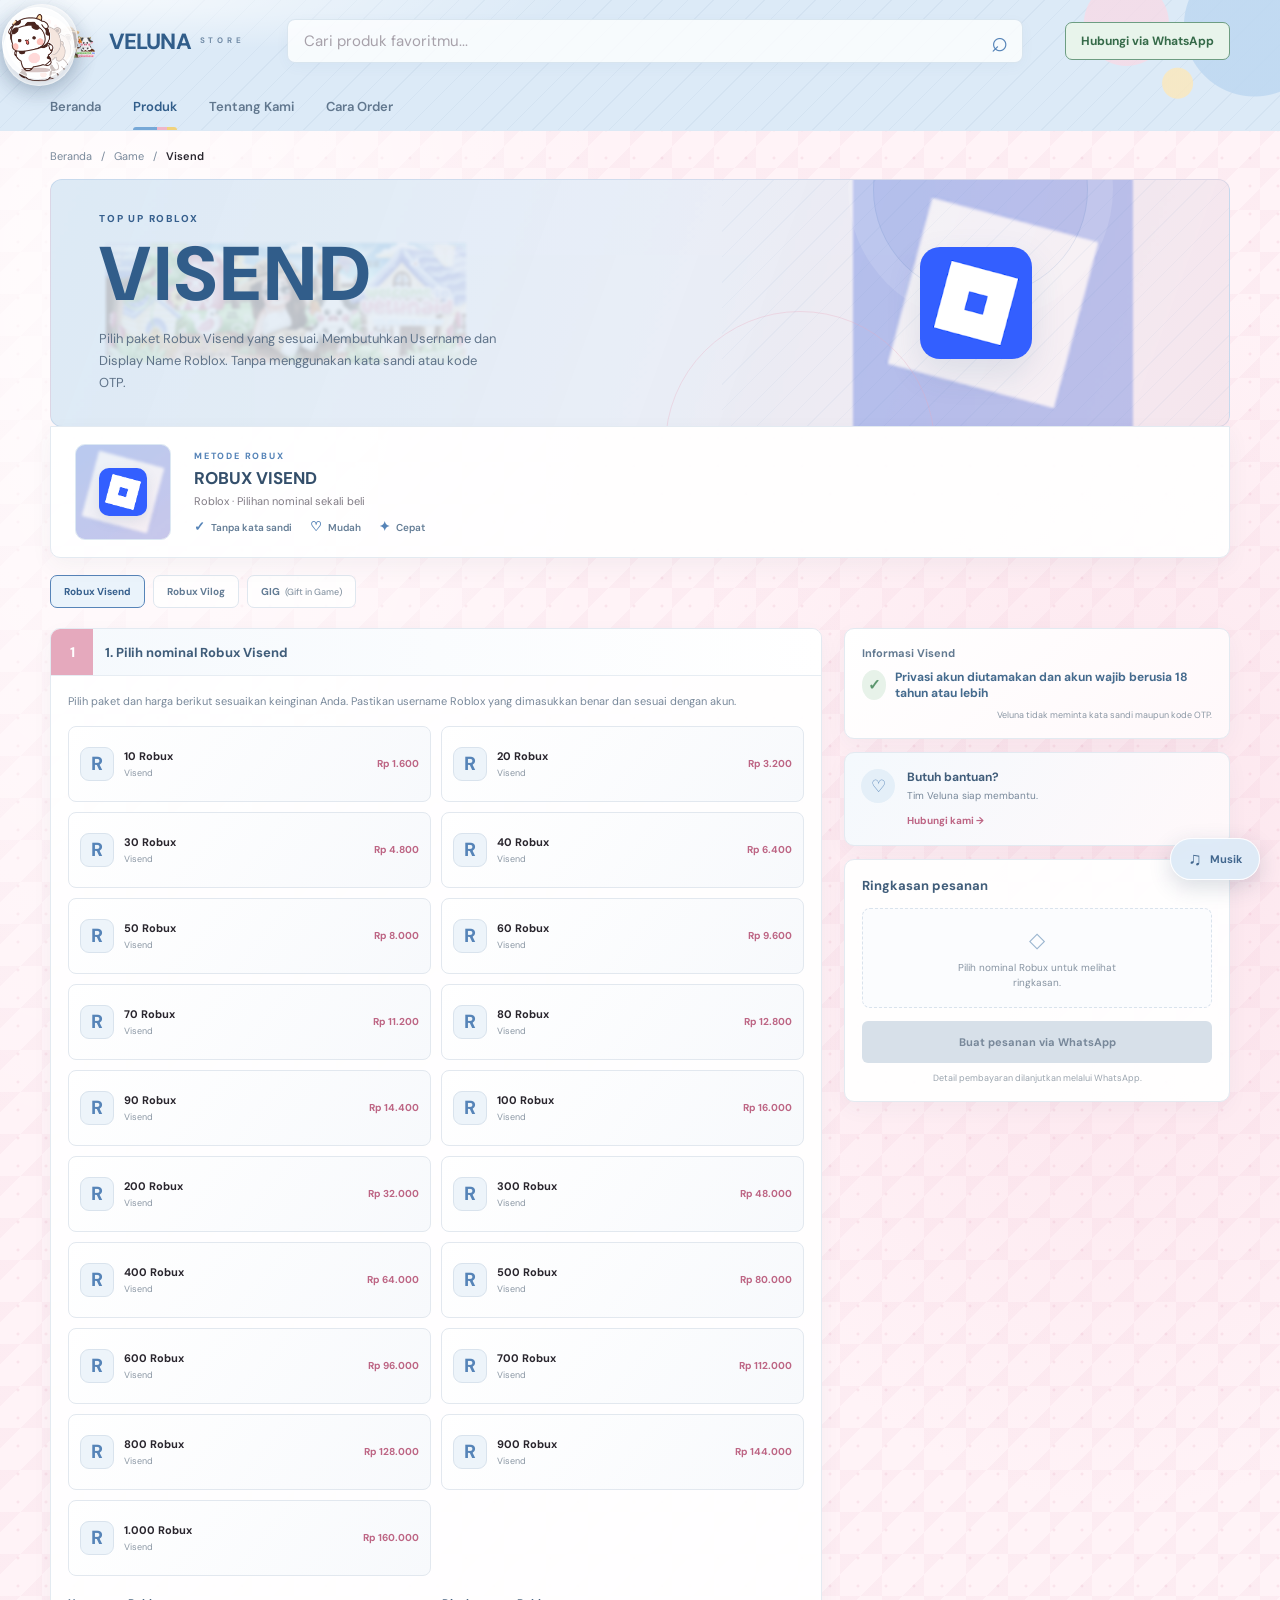
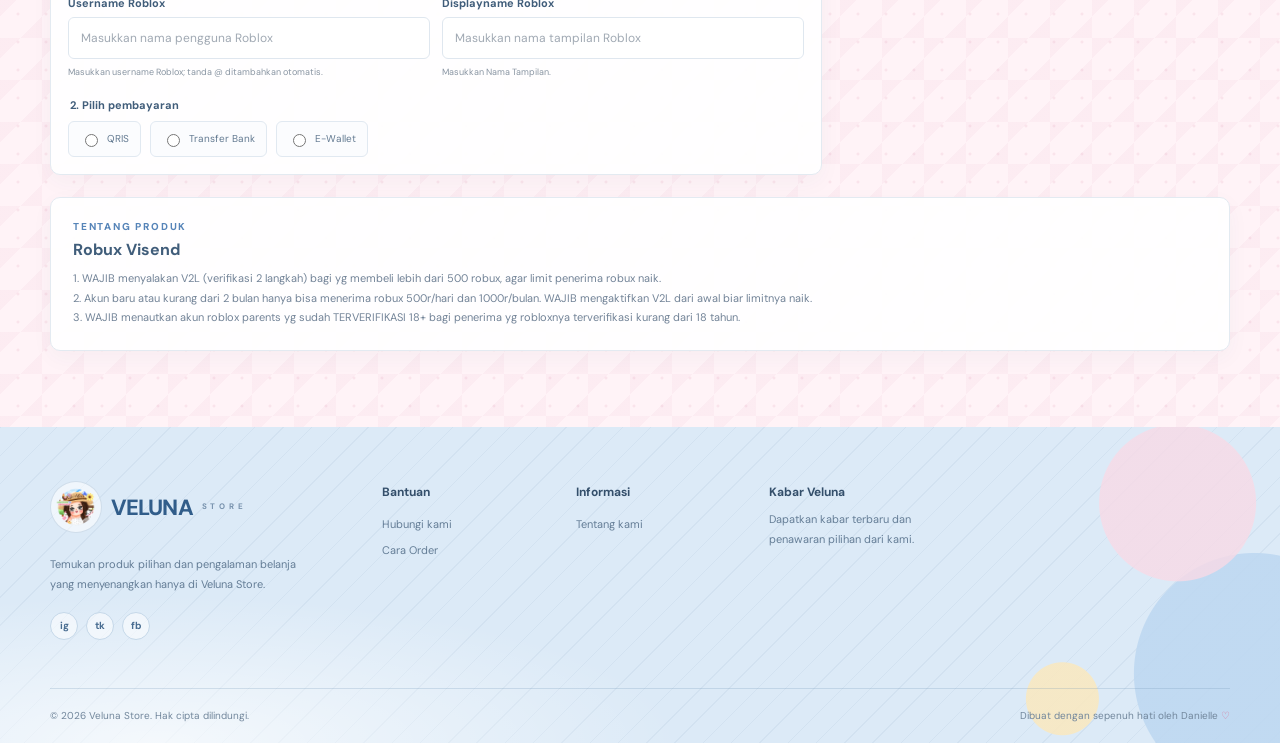
<file: roblox.html>
<!DOCTYPE html>
<html lang="id">
<head>
  <meta charset="UTF-8">
  <meta name="viewport" content="width=device-width, initial-scale=1.0">
  <meta name="description" content="Pilih nominal Robux Visend di Veluna Store.">
  <title>Robux Visend - Veluna Store</title>
  <link rel="icon" type="image/png" href="image/iconvelunabulat.png">
  <link rel="preconnect" href="https://fonts.googleapis.com">
  <link rel="preconnect" href="https://fonts.gstatic.com" crossorigin>
  <link href="https://fonts.googleapis.com/css2?family=DM+Sans:wght@400;500;600;700;800&display=swap" rel="stylesheet">
  <link rel="stylesheet" href="style.css">
  <link rel="stylesheet" href="roblox.css">
</head>
<body data-order-method="Visend">
  <div class="site-loader" data-site-loader role="status" aria-label="Memuat Veluna Store">
    <div class="site-loader-content">
      <span class="site-loader-spinner"><img data-site-loader-icon alt=""></span>
      <p class="site-loader-text">Menyiapkan pengalaman Veluna...</p>
    </div>
  </div>
  <header class="site-header">
    <div class="header-top page-width">
      <a class="brand" href="index.html" aria-label="Veluna Store beranda"><img class="brand-mark" src="image/iconveluna.png" alt="">VELUNA<span>STORE</span></a>
      <form class="search" role="search" action="index.html" method="get">
        <label class="sr-only" for="site-search">Cari produk</label>
        <input id="site-search" type="search" name="q" placeholder="Cari produk favoritmu..." autocomplete="off">
        <button type="submit" aria-label="Cari">⌕</button>
      </form>
      <div class="header-actions">
        <a class="whatsapp-link" href="https://wa.me/6738386518" target="_blank" rel="noopener noreferrer">Hubungi via WhatsApp</a>
      </div>
    </div>
    <nav class="main-nav page-width" aria-label="Navigasi utama">
      <a href="index.html">Beranda</a>
      <a class="active" href="index.html#produk">Produk</a>
      <a href="index.html#tentang">Tentang Kami</a>
      <a href="#cara-order" data-order-guide>Cara Order</a>
    </nav>
  </header>

  <main class="roblox-page">
    <div class="page-width">
      <nav class="breadcrumbs" aria-label="Breadcrumb">
        <a href="index.html">Beranda</a><span aria-hidden="true">/</span>
        <a href="index.html#produk">Game</a><span aria-hidden="true">/</span>
        <span aria-current="page">Visend</span>
      </nav>

      <section class="roblox-banner" aria-label="Roblox voucher">
        <div class="roblox-banner-copy">
          <p class="eyebrow">TOP UP ROBLOX</p>
          <h1>VISEND</h1>
          <p>Pilih paket Robux Visend yang sesuai. Membutuhkan Username dan Display Name Roblox. Tanpa menggunakan kata sandi atau kode OTP.</p>
        </div>
        <div class="roblox-banner-art">
          <img class="roblox-symbol game-logo" src="image/iconroblox.png" alt="Ikon Roblox">
        </div>
        <span class="banner-orbit orbit-one" aria-hidden="true"></span>
        <span class="banner-orbit orbit-two" aria-hidden="true"></span>
      </section>

      <section class="game-overview" aria-labelledby="game-title">
        <div class="game-cover">
          <img class="roblox-symbol game-logo" src="image/iconroblox.png" alt="Ikon Roblox">
        </div>
        <div class="game-overview-copy">
          <p class="eyebrow">METODE ROBUX</p>
          <h2 id="game-title">Robux Visend</h2>
          <p class="publisher">Roblox · Pilihan nominal sekali beli</p>
          <div class="service-points">
            <span><b aria-hidden="true">✓</b> Tanpa kata sandi</span>
            <span><b aria-hidden="true">♡</b> Mudah</span>
            <span><b aria-hidden="true">✦</b> Cepat</span>
          </div>
        </div>
      </section>

      <nav class="method-switch" aria-label="Metode top up Roblox">
        <a class="active" href="roblox.html" aria-current="page">Robux Visend</a>
        <a href="roblox-vilog.html">Robux Vilog</a>
        <a href="roblox-gig.html">GIG <span>(Gift in Game)</span></a>
      </nav>

      <div class="purchase-layout">
        <section class="purchase-card" aria-labelledby="nominal-heading">
          <div class="step-heading">
            <span>1</span>
            <h2 id="nominal-heading">1. Pilih nominal Robux Visend</h2>
          </div>
          <div class="nominal-content">
            <p class="nominal-note">Pilih paket dan harga berikut sesuaikan keinginan Anda. Pastikan username Roblox yang dimasukkan benar dan sesuai dengan akun.</p>
            <div class="nominal-grid" role="group" aria-label="Pilihan nominal Robux">
              <button class="nominal-option" type="button" data-nominal="10" data-price="1600" aria-pressed="false">
                <span class="robux-icon" aria-hidden="true">R</span><span class="nominal-details"><strong>10 Robux</strong><small>Visend</small></span><b class="nominal-price">Rp 1.600</b>
              </button>
              <button class="nominal-option" type="button" data-nominal="20" data-price="3200" aria-pressed="false">
                <span class="robux-icon" aria-hidden="true">R</span><span class="nominal-details"><strong>20 Robux</strong><small>Visend</small></span><b class="nominal-price">Rp 3.200</b>
              </button>
              <button class="nominal-option" type="button" data-nominal="30" data-price="4800" aria-pressed="false">
                <span class="robux-icon" aria-hidden="true">R</span><span class="nominal-details"><strong>30 Robux</strong><small>Visend</small></span><b class="nominal-price">Rp 4.800</b>
              </button>
              <button class="nominal-option" type="button" data-nominal="40" data-price="6400" aria-pressed="false">
                <span class="robux-icon" aria-hidden="true">R</span><span class="nominal-details"><strong>40 Robux</strong><small>Visend</small></span><b class="nominal-price">Rp 6.400</b>
              </button>
              <button class="nominal-option" type="button" data-nominal="50" data-price="8000" aria-pressed="false">
                <span class="robux-icon" aria-hidden="true">R</span><span class="nominal-details"><strong>50 Robux</strong><small>Visend</small></span><b class="nominal-price">Rp 8.000</b>
              </button>
              <button class="nominal-option" type="button" data-nominal="60" data-price="9600" aria-pressed="false">
                <span class="robux-icon" aria-hidden="true">R</span><span class="nominal-details"><strong>60 Robux</strong><small>Visend</small></span><b class="nominal-price">Rp 9.600</b>
              </button>
              <button class="nominal-option" type="button" data-nominal="70" data-price="11200" aria-pressed="false">
                <span class="robux-icon" aria-hidden="true">R</span><span class="nominal-details"><strong>70 Robux</strong><small>Visend</small></span><b class="nominal-price">Rp 11.200</b>
              </button>
              <button class="nominal-option" type="button" data-nominal="80" data-price="12800" aria-pressed="false">
                <span class="robux-icon" aria-hidden="true">R</span><span class="nominal-details"><strong>80 Robux</strong><small>Visend</small></span><b class="nominal-price">Rp 12.800</b>
              </button>
              <button class="nominal-option" type="button" data-nominal="90" data-price="14400" aria-pressed="false">
                <span class="robux-icon" aria-hidden="true">R</span><span class="nominal-details"><strong>90 Robux</strong><small>Visend</small></span><b class="nominal-price">Rp 14.400</b>
              </button>
              <button class="nominal-option" type="button" data-nominal="100" data-price="16000" aria-pressed="false">
                <span class="robux-icon" aria-hidden="true">R</span><span class="nominal-details"><strong>100 Robux</strong><small>Visend</small></span><b class="nominal-price">Rp 16.000</b>
              </button>
              <button class="nominal-option" type="button" data-nominal="200" data-price="32000" aria-pressed="false">
                <span class="robux-icon" aria-hidden="true">R</span><span class="nominal-details"><strong>200 Robux</strong><small>Visend</small></span><b class="nominal-price">Rp 32.000</b>
              </button>
              <button class="nominal-option" type="button" data-nominal="300" data-price="48000" aria-pressed="false">
                <span class="robux-icon" aria-hidden="true">R</span><span class="nominal-details"><strong>300 Robux</strong><small>Visend</small></span><b class="nominal-price">Rp 48.000</b>
              </button>
              <button class="nominal-option" type="button" data-nominal="400" data-price="64000" aria-pressed="false">
                <span class="robux-icon" aria-hidden="true">R</span><span class="nominal-details"><strong>400 Robux</strong><small>Visend</small></span><b class="nominal-price">Rp 64.000</b>
              </button>
              <button class="nominal-option" type="button" data-nominal="500" data-price="80000" aria-pressed="false">
                <span class="robux-icon" aria-hidden="true">R</span><span class="nominal-details"><strong>500 Robux</strong><small>Visend</small></span><b class="nominal-price">Rp 80.000</b>
              </button>
              <button class="nominal-option" type="button" data-nominal="600" data-price="96000" aria-pressed="false">
                <span class="robux-icon" aria-hidden="true">R</span><span class="nominal-details"><strong>600 Robux</strong><small>Visend</small></span><b class="nominal-price">Rp 96.000</b>
              </button>
              <button class="nominal-option" type="button" data-nominal="700" data-price="112000" aria-pressed="false">
                <span class="robux-icon" aria-hidden="true">R</span><span class="nominal-details"><strong>700 Robux</strong><small>Visend</small></span><b class="nominal-price">Rp 112.000</b>
              </button>
              <button class="nominal-option" type="button" data-nominal="800" data-price="128000" aria-pressed="false">
                <span class="robux-icon" aria-hidden="true">R</span><span class="nominal-details"><strong>800 Robux</strong><small>Visend</small></span><b class="nominal-price">Rp 128.000</b>
              </button>
              <button class="nominal-option" type="button" data-nominal="900" data-price="144000" aria-pressed="false">
                <span class="robux-icon" aria-hidden="true">R</span><span class="nominal-details"><strong>900 Robux</strong><small>Visend</small></span><b class="nominal-price">Rp 144.000</b>
              </button>
              <button class="nominal-option" type="button" data-nominal="1000" data-price="160000" aria-pressed="false">
                <span class="robux-icon" aria-hidden="true">R</span><span class="nominal-details"><strong>1.000 Robux</strong><small>Visend</small></span><b class="nominal-price">Rp 160.000</b>
              </button>
            </div>
            <div class="account-fields-row">
              <div class="account-field">
                <label for="roblox-username">Username Roblox</label>
                <input id="roblox-username" type="text" autocomplete="off" placeholder="Masukkan nama pengguna Roblox">
                <small>Masukkan username Roblox; tanda @ ditambahkan otomatis.</small>
              </div>
              <div class="account-field">
                <label for="roblox-displayname">Displayname Roblox</label>
                <input id="roblox-displayname" type="text" autocomplete="off" placeholder="Masukkan nama tampilan Roblox">
                <small>Masukkan Nama Tampilan.</small>
              </div>
            </div>
            <fieldset class="payment-field">
              <legend>2. Pilih pembayaran</legend>
              <label><input type="radio" name="payment-method" value="QRIS" data-payment-option> QRIS</label>
              <label><input type="radio" name="payment-method" value="Transfer Bank" data-payment-option> Transfer Bank</label>
              <label><input type="radio" name="payment-method" value="E-Wallet" data-payment-option> E-Wallet</label>
            </fieldset>
            <section class="payment-detail" data-payment-panel="QRIS" hidden>
              <h3>Pembayaran QRIS</h3>
              <figure class="qris-image"><img src="image/qris.jpeg" alt="Kode QRIS untuk pembayaran Veluna"><figcaption>Pindai kode QRIS ini untuk membayar. Setelah itu, konfirmasi pembayaran melalui WhatsApp.</figcaption></figure>
            </section>
            <section class="payment-detail" data-payment-panel="Transfer Bank" hidden>
              <h3>Transfer ke SeaBank</h3>
              <div class="provider-options">
                <label><input type="radio" name="bank-provider" value="SeaBank" data-provider-option><span><strong>SeaBank</strong><small>No. rekening: 901318468036</small></span></label>
              </div>
              <p class="payment-next-step">Setelah memilih SeaBank, lanjutkan konfirmasi dan pembayaran melalui WhatsApp.</p>
            </section>
            <section class="payment-detail" data-payment-panel="E-Wallet" hidden>
              <h3>Pilih e-wallet tujuan</h3>
              <div class="provider-options wallet-options">
                <label><input type="radio" name="wallet-provider" value="DANA" data-provider-option><span><strong>DANA</strong><small>+62 852-3649-6518</small></span></label>
                <label><input type="radio" name="wallet-provider" value="GoPay" data-provider-option><span><strong>GoPay</strong><small>+62 852-3649-6518</small></span></label>
                <label><input type="radio" name="wallet-provider" value="SPay" data-provider-option><span><strong>SPay</strong><small>+62 852-3649-6518</small></span></label>
              </div>
              <p class="payment-next-step">Setelah memilih e-wallet, lanjutkan konfirmasi dan pembayaran melalui WhatsApp.</p>
            </section>
          </div>
        </section>

        <aside class="purchase-aside">
          <section class="rating-card" aria-label="Informasi layanan">
            <p class="aside-label">Informasi Visend</p>
            <div class="visend-info"><span aria-hidden="true">✓</span><strong>Privasi akun diutamakan dan akun wajib berusia 18 tahun atau lebih</strong></div>
            <p class="rating-caption">Veluna tidak meminta kata sandi maupun kode OTP.</p>
          </section>

          <section class="support-card">
            <span class="support-icon" aria-hidden="true">♡</span>
            <div><h2>Butuh bantuan?</h2><p>Tim Veluna siap membantu.</p><a href="https://wa.me/6738386518" target="_blank" rel="noopener noreferrer">Hubungi kami <span aria-hidden="true">→</span></a></div>
          </section>

          <section class="order-card" aria-labelledby="order-heading">
            <h2 id="order-heading">Ringkasan pesanan</h2>
            <div class="order-empty" data-order-empty>
              <span class="empty-icon" aria-hidden="true">◇</span>
              <p>Pilih nominal Robux untuk melihat ringkasan.</p>
            </div>
            <div class="order-details" data-order-details hidden>
              <div><span>Metode</span><strong>Visend</strong></div>
              <div><span>Nominal</span><strong data-selected-nominal>—</strong></div>
              <div><span>Username</span><strong data-selected-username>—</strong></div>
              <div><span>Displayname</span><strong data-selected-displayname>—</strong></div>
              <div><span>Pembayaran</span><strong data-selected-payment>—</strong></div>
              <div class="order-total"><span>Total</span><strong data-selected-price>—</strong></div>
            </div>
            <button class="checkout-button" type="button" data-checkout disabled>Buat pesanan via WhatsApp</button>
            <p class="checkout-message" data-checkout-message role="status" aria-live="polite"></p>
            <p class="demo-note">Detail pembayaran dilanjutkan melalui WhatsApp.</p>
          </section>
        </aside>
      </div>

      <section class="description-card">
        <p class="eyebrow">TENTANG PRODUK</p>
        <h2>Robux Visend</h2>
        <p>1. WAJIB menyalakan V2L (verifikasi 2 langkah) bagi yg membeli lebih dari 500 robux, agar limit penerima robux naik.<br>
          2. Akun baru atau kurang dari 2 bulan hanya bisa menerima robux 500r/hari dan 1000r/bulan. WAJIB mengaktifkan V2L dari awal biar limitnya naik.<br>
          3. WAJIB menautkan akun roblox parents yg sudah TERVERIFIKASI 18+ bagi penerima yg robloxnya terverifikasi kurang dari 18 tahun.<br>
          </p>
      </section>
    </div>
  </main>

  <dialog class="order-confirm-dialog" aria-labelledby="order-confirm-title" data-order-confirm-dialog>
    <div class="order-confirm-content">
      <p class="eyebrow">PERIKSA KEMBALI</p>
      <h2 id="order-confirm-title">Konfirmasi pesanan</h2>
      <p class="confirm-intro">Pastikan detail pesanan sudah benar. WhatsApp akan dibuka dengan pilihan pembayaran yang sudah disiapkan.</p>
      <dl class="confirm-summary" data-confirm-summary></dl>
      <p class="confirm-security">Pembayaran dilanjutkan melalui WhatsApp. Pastikan data kamu benar.</p>
      <div class="confirm-actions">
        <button class="confirm-cancel" type="button" data-confirm-cancel>Kembali</button>
        <button class="confirm-submit" type="button" data-confirm-submit>Konfirmasi & buka WhatsApp</button>
      </div>
    </div>
  </dialog>

  <footer class="site-footer" id="tentang">
    <div class="footer-main page-width">
      <div class="footer-about">
        <a class="brand footer-brand" href="#"><img class="brand-mark" src="image/iconvelunabulat.png" alt="">VELUNA<span>STORE</span></a>
        <p>Temukan produk pilihan dan pengalaman belanja yang menyenangkan hanya di Veluna Store.</p>
        <div class="social-links" aria-label="Media sosial"><a href="https://www.instagram.com/velunaidd/" aria-label="Instagram">ig</a><a href="https://www.tiktok.com/@velunaid?lang=id-ID" aria-label="TikTok">tk</a><a href="https://www.facebook.com/share/1DvF4zoCWN/" aria-label="Facebook">fb</a></div>
      </div>
      <div class="footer-column">
        <h2>Bantuan</h2>
        <a href="https://wa.me/6738386518" target="_blank" rel="noopener noreferrer">Hubungi kami</a><a href="#cara-order" data-order-guide>Cara Order</a>
      </div>
      <div class="footer-column">
        <h2>Informasi</h2>
        <a href="#">Tentang kami</a>
      </div>
      <div class="footer-column newsletter" id="bantuan">
        <h2>Kabar Veluna</h2>
        <p>Dapatkan kabar terbaru dan penawaran pilihan dari kami.</p>
      </div>
    </div>
    <div class="footer-bottom page-width"><p>© 2026 Veluna Store. Hak cipta dilindungi.</p><p>Dibuat dengan sepenuh hati oleh Danielle <span aria-hidden="true">♡</span></p></div>
  </footer>
  <script src="site-loader.js"></script>
  <script src="music-player.js"></script>
  <script src="order-guide.js"></script>
  <script src="roblox.js"></script>
</body>
</html>
</file>
<file: style.css>
:root {
  color-scheme: light;
  --ink: #29252d;
  --muted: #817c85;
  --surface: #ffffff;
  --canvas: #fff3f7;
  --line: #eeeaf0;
  --accent: #5684b8;
  --accent-dark: #365f8d;
  --lavender: #e8f1fa;
  --sky-soft: #eaf4fc;
  --sky: #d7eafb;
  --pink-soft: #fbe8ef;
  --pink: #eaa8bf;
  --yellow-soft: #fff5d8;
  --yellow: #f0d27c;
  --page-width: 1180px;
}

* { box-sizing: border-box; }

html { scroll-behavior: smooth; }

body {
  margin: 0;
  background-color: var(--canvas);
  background-image:
    radial-gradient(ellipse at 10% 12%, rgb(255 255 255 / 84%), transparent 31rem),
    radial-gradient(ellipse at 88% 38%, rgb(239 167 192 / 19%), transparent 30rem),
    radial-gradient(circle at 18px 18px, rgb(219 131 164 / 14%) 1.2px, transparent 1.8px),
    linear-gradient(135deg, rgb(225 151 178 / 8%) 25%, transparent 25%, transparent 75%, rgb(225 151 178 / 8%) 75%);
  background-size: auto, auto, 28px 28px, 42px 42px;
  color: var(--ink);
  font-family: "DM Sans", Arial, sans-serif;
  font-size: 15px;
  -webkit-font-smoothing: antialiased;
}

.site-loader { position: fixed; z-index: 9999; inset: 0; display: grid; place-items: center; background-color: #dceaf7; background-image: radial-gradient(ellipse at 8% 0%, rgb(255 255 255 / 70%), transparent 29rem), radial-gradient(circle at 88% 18%, rgb(248 218 230 / 58%) 0 42px, transparent 43px), radial-gradient(circle at 92% 64%, rgb(250 232 190 / 62%) 0 15px, transparent 16px), repeating-linear-gradient(135deg, rgb(54 95 141 / 5%) 0 1px, transparent 1px 18px); opacity: 1; visibility: visible; transition: opacity 260ms ease, visibility 260ms ease; }
.site-loader.is-hidden { opacity: 0; visibility: hidden; pointer-events: none; }
.site-loader-content { display: grid; justify-items: center; gap: 18px; }
.site-loader-spinner { position: relative; width: 94px; height: 94px; display: grid; place-items: center; border: 5px solid rgb(54 95 141 / 20%); border-right-color: #5684b8; border-top-color: #5684b8; border-radius: 50%; animation: site-spinner .85s linear infinite; }
.site-loader-spinner img { position: absolute; width: 62px; height: 62px; border-radius: 50%; object-fit: contain; animation: site-spinner-reverse .85s linear infinite; }
.site-loader-text { margin: 0; color: #42678e; font-size: 12px; font-weight: 700; letter-spacing: 1.1px; }
@keyframes site-spinner { to { transform: rotate(360deg); } }
@keyframes site-spinner-reverse { to { transform: rotate(-360deg); } }
.floating-stickers { position: fixed; z-index: 20; inset: 0; overflow: hidden; pointer-events: none; }
.floating-sticker { position: absolute; width: 72px; height: 72px; display: grid; place-items: center; padding: 3px; border: 1px solid rgb(255 255 255 / 82%); border-radius: 50%; background: rgb(255 255 255 / 72%); box-shadow: 0 7px 22px rgb(46 73 100 / 17%); cursor: pointer; pointer-events: auto; opacity: 1; transition: opacity 260ms ease, transform 260ms ease, box-shadow 180ms ease; will-change: left, top, opacity, transform; }
.floating-sticker:hover { transform: scale(1.1); box-shadow: 0 10px 28px rgb(46 73 100 / 24%); }
.floating-sticker img { width: 100%; height: 100%; border-radius: 50%; object-fit: contain; }
.floating-sticker.is-fading { opacity: 0; transform: scale(.45); pointer-events: none; }
.floating-controls { position: fixed; z-index: 25; right: 20px; bottom: 20px; display: flex; align-items: center; gap: 9px; }
.music-control { position: relative; min-width: 90px; min-height: 42px; display: inline-flex; align-items: center; justify-content: center; gap: 8px; padding: 0 14px; border: 1px solid rgb(255 255 255 / 90%); border-radius: 24px; background: rgb(220 234 247 / 94%); box-shadow: 0 7px 22px rgb(46 73 100 / 18%); color: #42678e; font-size: 11px; font-weight: 700; cursor: pointer; backdrop-filter: blur(8px); transition: transform 180ms ease, box-shadow 180ms ease, background 180ms ease; }
.music-control:hover { transform: translateY(-2px); box-shadow: 0 10px 26px rgb(46 73 100 / 24%); }
.music-control-icon { font-size: 18px; line-height: 1; }
.music-control.is-playing .music-control-icon { animation: music-note 1.2s ease-in-out infinite alternate; }
.whatsapp-link.is-floating { min-height: 42px; border-color: rgb(255 255 255 / 90%); border-radius: 24px; background: rgb(232 244 235 / 96%); box-shadow: 0 7px 22px rgb(46 73 100 / 18%); font-size: 11px; backdrop-filter: blur(8px); }
.whatsapp-link.is-floating:hover { box-shadow: 0 10px 26px rgb(46 73 100 / 24%); }
@keyframes music-note { to { transform: rotate(16deg) scale(1.12); } }

a { color: inherit; text-decoration: none; }
button, input { font: inherit; }
button, a { -webkit-tap-highlight-color: transparent; }

.page-width { width: min(var(--page-width), calc(100% - 64px)); margin-inline: auto; }
.sr-only { position: absolute; width: 1px; height: 1px; padding: 0; margin: -1px; overflow: hidden; clip: rect(0, 0, 0, 0); white-space: nowrap; border: 0; }

.site-header {
  position: relative;
  isolation: isolate;
  overflow: hidden;
  border-bottom: 1px solid #dce9f5;
  background-color: #dceaf7;
  background-image:
    radial-gradient(ellipse at 8% 0%, rgb(255 255 255 / 70%), transparent 29rem),
    radial-gradient(circle at 88% 18%, rgb(248 218 230 / 78%) 0 42px, transparent 43px),
    radial-gradient(circle at 92% 64%, rgb(250 232 190 / 86%) 0 15px, transparent 16px),
    radial-gradient(circle at 98% 20%, rgb(190 216 241 / 88%) 0 70px, transparent 71px),
    repeating-linear-gradient(135deg, rgb(54 95 141 / 5%) 0 1px, transparent 1px 18px);
}
.header-top { min-height: 82px; display: flex; align-items: center; gap: 42px; }
.brand { flex: 0 0 auto; display: inline-flex; align-items: center; gap: 9px; color: #315d8a; font-size: 22px; font-weight: 800; letter-spacing: -.9px; }
.brand-mark { width: 50px; height: 50px; flex: 0 0 auto; object-fit: contain; }
.brand span { display: block; margin-top: -3px; color: #718ba6; font-size: 8px; font-weight: 700; letter-spacing: 3.8px; }
.search { height: 44px; flex: 1; display: flex; border: 1px solid rgb(119 158 194 / 24%); border-radius: 8px; background: rgb(255 255 255 / 78%); box-shadow: 0 4px 14px rgb(65 105 145 / 4%); }
.search input { width: 100%; padding: 0 16px; border: 0; outline: 0; background: transparent; color: var(--ink); }
.search input::placeholder { color: #a7a1aa; }
.search button { width: 48px; border: 0; background: transparent; color: var(--accent); font-size: 29px; cursor: pointer; }
.header-actions { display: flex; align-items: center; gap: 22px; white-space: nowrap; font-size: 13px; font-weight: 600; }
.whatsapp-link { display: inline-flex; min-height: 38px; align-items: center; justify-content: center; padding: 0 15px; border: 1px solid #6d9d82; border-radius: 7px; background: #e8f4eb; color: #356a49; font-size: 12px; font-weight: 700; transition: background 180ms ease, transform 180ms ease; }
.whatsapp-link:hover { transform: translateY(-1px); background: #d9eddf; }
.main-nav { position: relative; min-height: 48px; display: flex; align-items: stretch; gap: 32px; }
.main-nav a { position: relative; display: flex; align-items: center; color: #61778e; font-size: 13px; font-weight: 600; }
.main-nav a:hover, .main-nav a.active { color: #315d8a; }
.main-nav a.active::after { position: absolute; right: 0; bottom: 0; left: 0; height: 3px; border-radius: 4px 4px 0 0; background: linear-gradient(90deg, #76a8d7 0 55%, #efb6c9 55% 78%, #f0d27c 78%); content: ""; }

.hero { position: relative; min-height: 380px; margin-top: 30px; overflow: hidden; border-radius: 12px; background: #493454; color: #fff; isolation: isolate; }
.hero-track { position: absolute; inset: 0; display: flex; transition: transform 750ms cubic-bezier(.22, .72, .24, 1); will-change: transform; }
.hero-slide { position: relative; flex: 0 0 100%; min-height: 380px; display: flex; align-items: center; overflow: hidden; background: linear-gradient(112deg, #33243d 2%, #604475 58%, #b99bc8 100%); }
.hero-slide:nth-child(2) { background: linear-gradient(112deg, #26343a 2%, #426b70 58%, #a4c5bc 100%); }
.hero-slide:nth-child(3) { background: linear-gradient(112deg, #423046 2%, #84577a 58%, #d2a9bd 100%); }
.hero-copy { position: relative; z-index: 1; width: 58%; padding: 54px 58px 66px; }
.eyebrow { margin: 0 0 12px; color: var(--accent); font-size: 10px; font-weight: 800; letter-spacing: 1.8px; }
.hero .eyebrow { color: #e4d4ed; }
.hero h1 { margin: 0; font-size: clamp(32px, 4vw, 48px); line-height: 1.14; letter-spacing: -1.6px; }
.hero h1 span { color: #e5c9f3; }
.hero-description { max-width: 455px; margin: 18px 0 26px; color: #e0d7e6; font-size: 14px; line-height: 1.8; }
.button { min-height: 44px; display: inline-flex; align-items: center; justify-content: center; gap: 18px; padding: 0 18px; border-radius: 6px; font-size: 12px; font-weight: 700; }
.button-light { background: #fff; color: var(--accent-dark); }
.button span { font-size: 17px; }
.hero-art { position: absolute; inset: 0 0 0 auto; width: 46%; display: grid; place-items: center; overflow: hidden; border-left: 1px solid rgb(255 255 255 / 10%); background-image: linear-gradient(90deg, rgb(48 38 59 / 22%), rgb(48 38 59 / 5%)), url("image/iconvelunabanner.png"); background-position: center; background-size: cover; }
.hero-art::before { position: absolute; width: 230px; height: 230px; border: 1px solid rgb(255 255 255 / 12%); border-radius: 50%; box-shadow: 0 0 0 28px rgb(255 255 255 / 3%), 0 0 0 58px rgb(255 255 255 / 2%); content: ""; }
.image-hint { color: rgb(255 255 255 / 42%); font-size: 12px; }
.hero-badge { position: absolute; top: 54px; right: 65px; width: 110px; height: 110px; display: grid; align-content: center; border: 1px solid rgb(255 255 255 / 36%); border-radius: 50%; color: #eadcf0; font-size: 10px; letter-spacing: 1.5px; text-align: center; transform: rotate(12deg); }
.hero-badge strong { font-size: 16px; }
.hero-dots { position: absolute; z-index: 2; bottom: 22px; left: 58px; display: flex; gap: 7px; }
.hero-dots button { width: 7px; height: 7px; padding: 0; border: 0; border-radius: 8px; background: rgb(255 255 255 / 45%); cursor: pointer; transition: width 220ms ease, background 220ms ease; }
.hero-dots button.selected { width: 22px; background: #fff; }
.carousel-arrow { position: absolute; z-index: 2; top: 50%; width: 36px; height: 36px; display: grid; place-items: center; padding: 0 0 3px; border: 1px solid rgb(255 255 255 / 38%); border-radius: 50%; background: rgb(40 30 48 / 25%); color: #fff; font-size: 25px; cursor: pointer; opacity: 0; transform: translateY(-50%); transition: opacity 180ms ease, background 180ms ease, transform 180ms ease; }
.carousel-previous { left: 14px; }
.carousel-next { right: 14px; }
.hero:hover .carousel-arrow, .hero:focus-within .carousel-arrow { opacity: 1; }
.carousel-arrow:hover { background: rgb(40 30 48 / 65%); transform: translateY(-50%) scale(1.08); }

.benefits { display: grid; grid-template-columns: repeat(3, 1fr); margin-top: 20px; padding: 19px 25px; border: 1px solid var(--line); border-radius: 9px; background: rgb(255 255 255 / 92%); box-shadow: 0 5px 18px rgb(42 28 51 / 3%); }
.benefits > div { display: flex; align-items: center; gap: 12px; padding-left: 18px; }
.benefits > div + div { border-left: 1px solid var(--line); }
.benefit-icon { width: 36px; height: 36px; display: grid; place-items: center; border-radius: 50%; background: var(--lavender); color: var(--accent); font-size: 17px; }
.benefits p { display: grid; gap: 3px; margin: 0; }
.benefits strong { font-size: 12px; }
.benefits small { color: var(--muted); font-size: 11px; }

.product-section, .article-section { padding-top: 72px; }
.section-heading { display: flex; align-items: end; justify-content: space-between; gap: 20px; }
.section-heading .eyebrow { margin-bottom: 7px; }
.section-heading h2, .promo h2 { margin: 0; font-size: 27px; letter-spacing: -.7px; }
.section-description { margin: 8px 0 0; color: var(--muted); font-size: 13px; }
.text-link { padding-bottom: 4px; color: var(--accent-dark); font-size: 12px; font-weight: 700; white-space: nowrap; }
.text-link span { margin-left: 5px; font-size: 16px; }
.category-pills { display: flex; gap: 10px; margin: 25px 0 22px; padding-bottom: 14px; border-bottom: 1px solid var(--line); }
.search-status { margin: 25px 0 18px; color: #647d96; font-size: 12px; }
.search-panel-heading { margin: 20px 0 14px; color: #405d7a; font-size: 16px; }
.pill { display: inline-flex; align-items: center; gap: 9px; padding: 11px 16px; border: 1px solid var(--line); border-radius: 7px; background: var(--surface); color: #716b75; font-size: 12px; font-weight: 700; cursor: pointer; }
.pill span { color: #9c95a0; font-size: 10px; font-weight: 500; }
.pill.active, .pill:hover { border-color: var(--accent); background: var(--accent); color: #fff; }
.pill.active span, .pill:hover span { color: rgb(255 255 255 / 75%); }
.product-panel[hidden] { display: none; }
.product-grid { display: grid; grid-template-columns: repeat(4, minmax(0, 1fr)); gap: 18px; }
.game-grid { grid-template-columns: repeat(2, minmax(0, 1fr)); max-width: 760px; }
.product-card { overflow: hidden; border: 1px solid var(--line); border-radius: 9px; background: var(--surface); box-shadow: 0 4px 14px rgb(42 28 51 / 3%); transition: transform 240ms ease, box-shadow 240ms ease, border-color 240ms ease; }
.product-card:hover { transform: translateY(-7px); border-color: #ded0e8; box-shadow: 0 16px 30px rgb(42 28 51 / 11%); }
.product-image { position: relative; min-height: 205px; display: grid; place-items: center; background: #eee9f1; color: #aaa1af; font-size: 11px; transition: filter 240ms ease; }
.product-card:hover .product-image { filter: saturate(1.12) brightness(1.025); }
.product-image.tone-two { background: #f1e9e7; }
.product-image.tone-three { background: #e9edef; }
.product-image.tone-four { background: #f2eee5; }
.product-image b { position: absolute; top: 12px; left: 12px; padding: 5px 8px; border-radius: 3px; background: #fff; color: var(--accent-dark); font-size: 9px; font-weight: 700; }
.product-info { padding: 14px 15px 16px; }
.product-category { margin: 0 0 6px; color: #9c95a0; font-size: 9px; font-weight: 700; letter-spacing: 1px; }
.product-info h3 { margin: 0; font-size: 13px; font-weight: 600; }
.product-detail { margin: 7px 0 0; color: var(--muted); font-size: 11px; }
.product-cta { display: inline-flex; align-items: center; gap: 8px; margin-top: 13px; color: var(--accent-dark); font-size: 11px; font-weight: 700; }
.product-cta span { font-size: 15px; transition: transform 180ms ease; }
.product-cta:hover span { transform: translateX(4px); }
.game-image { min-height: 220px; overflow: hidden; isolation: isolate; background: linear-gradient(135deg, #dcd5e4, #f1ecf5); }
.game-image::before { position: absolute; z-index: -1; inset: -10px; background-position: center; background-repeat: no-repeat; background-size: cover; content: ""; filter: blur(1.5px) saturate(.72); opacity: .24; transform: scale(1.04); transition: opacity 240ms ease, transform 240ms ease; }
.game-image::after, .premium-image::after { position: absolute; z-index: 0; inset: 0; background: repeating-linear-gradient(135deg, rgb(255 255 255 / 0%) 0 16px, rgb(255 255 255 / 18%) 16px 17px); content: ""; pointer-events: none; }
.roblox-image::before { background-image: linear-gradient(135deg, rgb(213 224 246 / 54%), rgb(239 228 241 / 54%)), url("image/iconroblox.png"); }
.ml-image::before { background-image: linear-gradient(135deg, rgb(210 231 250 / 60%), rgb(251 225 234 / 58%)), url("image/iconml.png"); }
.product-card:hover .game-image::before { opacity: .32; transform: scale(1.08); }
.roblox-image { background: linear-gradient(135deg, #e6e1e9, #cbc2d3); }
.ml-image { background: linear-gradient(135deg, #e3e5ee, #bec4d9); }
.game-mark, .premium-mark { position: relative; z-index: 1; width: 76px; height: 76px; display: grid; place-items: center; border: 1px solid rgb(255 255 255 / 75%); border-radius: 20px; background: rgb(255 255 255 / 55%); box-shadow: 0 10px 24px rgb(48 36 58 / 10%); color: var(--accent-dark); font-size: 31px; font-weight: 800; transform: rotate(-7deg); transition: transform 240ms ease; }
.game-mark.game-logo { display: block; border: 0; border-radius: 14px; background: transparent; box-shadow: 0 10px 24px rgb(48 36 58 / 10%); object-fit: cover; z-index: 1; }
.product-card:hover .game-mark, .product-card:hover .premium-mark { transform: rotate(0) scale(1.08); }
.game-image .image-label, .premium-image .image-label { position: absolute; z-index: 1; bottom: 13px; color: rgb(55 44 64 / 55%); font-size: 10px; }
.game-image b, .premium-image b { z-index: 1; }
.premium-image { min-height: 190px; background: linear-gradient(135deg, #ece5f1, #d9c9e3); }
.premium-mark { width: 62px; height: 62px; border-radius: 50%; font-size: 20px; }
.premium-tone-two { background: linear-gradient(135deg, #f1e8e6, #e2c9c4); }
.premium-tone-three { background: linear-gradient(135deg, #e4ecea, #c8dcd5); }
.premium-tone-four { background: linear-gradient(135deg, #ece9df, #dbd3bc); }

.promo { min-height: 280px; display: grid; grid-template-columns: 1fr 1fr; margin-top: 72px; overflow: hidden; border-radius: 11px; background: #f0e9f4; transition: transform 240ms ease, box-shadow 240ms ease; }
.promo:hover { box-shadow: 0 16px 32px rgb(42 28 51 / 9%); }
.promo-art { position: relative; min-height: 280px; display: grid; place-items: center; overflow: hidden; background: radial-gradient(circle at 50% 50%, rgb(255 255 255 / 90%) 0 70px, transparent 71px), linear-gradient(145deg, #dceaf7, #f8e6ed 55%, #f7edcf); }
.promo-art::before { position: absolute; inset: -35%; background: repeating-linear-gradient(135deg, transparent 0 22px, rgb(255 255 255 / 28%) 22px 24px); content: ""; transform: rotate(-8deg); }
.promo-art::after { position: absolute; top: 18%; left: 18%; width: 46px; height: 46px; border: 1px solid rgb(255 255 255 / 75%); border-radius: 50%; box-shadow: 360px 125px 0 -7px rgb(255 255 255 / 42%), 280px -45px 0 -15px rgb(255 255 255 / 55%); content: ""; }
.promo-art img { position: relative; z-index: 1; width: 134px; height: 134px; border: 7px solid rgb(255 255 255 / 72%); border-radius: 50%; object-fit: cover; box-shadow: 0 18px 48px rgb(60 71 105 / 18%); transition: transform 280ms ease; }
.promo:hover .promo-art img { transform: scale(1.06) rotate(-4deg); }
.promo-copy { position: relative; z-index: 0; align-self: center; overflow: hidden; padding: 38px 48px; isolation: isolate; }
.promo-copy::before { position: absolute; z-index: -2; inset: -5px; background: url("image/iconvelunabanner.png") center / cover no-repeat; content: ""; filter: blur(.7px) saturate(.84); opacity: .38; transform: scale(1.02); }
.promo-copy::after { position: absolute; z-index: -1; inset: 0; background: linear-gradient(110deg, rgb(240 233 244 / 78%), rgb(240 233 244 / 62%)); content: ""; }
.promo-copy > * { position: relative; }
.promo h2 { max-width: 400px; line-height: 1.25; }
.promo-copy > p:not(.eyebrow) { max-width: 405px; margin: 14px 0 21px; color: #77707c; font-size: 13px; line-height: 1.8; }
.button-dark { background: var(--accent-dark); color: #fff; }

.article-section { padding-bottom: 76px; }
.article-grid { display: grid; grid-template-columns: repeat(3, minmax(0, 1fr)); gap: 18px; margin-top: 24px; }
.article-card { overflow: hidden; border: 1px solid var(--line); border-radius: 9px; background: var(--surface); box-shadow: 0 4px 14px rgb(42 28 51 / 3%); transition: transform 240ms ease, box-shadow 240ms ease, border-color 240ms ease; }
.article-card:hover { transform: translateY(-6px); border-color: #ded0e8; box-shadow: 0 15px 28px rgb(42 28 51 / 10%); }
.article-image { min-height: 155px; display: grid; place-items: center; background: #eee9f1; color: #aaa1af; font-size: 11px; }
.article-image-two { background: #f1e9e7; }
.article-image-three { background: #e9edef; }
.article-content { display: grid; gap: 9px; padding: 17px; }
.article-content small { color: #9a929d; font-size: 9px; font-weight: 700; letter-spacing: .8px; }
.article-content strong { font-size: 14px; line-height: 1.45; }
.article-content > span { color: var(--accent-dark); font-size: 11px; font-weight: 700; }

.site-footer {
  position: relative;
  isolation: isolate;
  overflow: hidden;
  background-color: #dceaf7;
  background-image:
    radial-gradient(ellipse at 12% 100%, rgb(255 255 255 / 70%), transparent 33rem),
    radial-gradient(circle at 92% 24%, rgb(248 218 230 / 80%) 0 78px, transparent 79px),
    radial-gradient(circle at 83% 86%, rgb(250 232 190 / 85%) 0 36px, transparent 37px),
    radial-gradient(circle at 98% 78%, rgb(190 216 241 / 90%) 0 120px, transparent 121px),
    repeating-linear-gradient(135deg, rgb(54 95 141 / 6%) 0 1px, transparent 1px 20px);
  color: #344f6b;
}
.footer-main { display: grid; grid-template-columns: 1.5fr .8fr .8fr .9fr 1.25fr; gap: 35px; padding-top: 54px; padding-bottom: 48px; }
.footer-brand { color: #315d8a; }
.footer-brand .brand-mark { width: 52px; height: 52px; padding: 3px; border: 1px solid rgb(106 144 178 / 24%); border-radius: 50%; background: rgb(255 255 255 / 58%); }
.footer-brand span { color: #7892ad; }
.footer-about > p, .newsletter > p { max-width: 255px; margin: 17px 0; color: #647d96; font-size: 11px; line-height: 1.8; }
.social-links { display: flex; gap: 8px; }
.social-links a { width: 28px; height: 28px; display: grid; place-items: center; border: 1px solid #c5d8e9; border-radius: 50%; background: rgb(255 255 255 / 55%); color: #496d91; font-size: 10px; font-weight: 700; }
.footer-column { display: flex; flex-direction: column; align-items: flex-start; gap: 12px; }
.footer-column h2 { margin: 3px 0 5px; font-size: 12px; }
.footer-column > a { color: #647d96; font-size: 11px; }
.footer-column > a:hover { color: #315d8a; }
.newsletter { gap: 0; }
.newsletter > p { margin: 5px 0 13px; }
.newsletter form { width: 100%; height: 38px; display: flex; overflow: hidden; border: 1px solid #c5d8e9; border-radius: 6px; background: rgb(255 255 255 / 68%); }
.newsletter input { width: 100%; min-width: 0; padding: 0 10px; border: 0; outline: 0; background: transparent; color: #344f6b; font-size: 10px; }
.newsletter input::placeholder { color: #8498ac; }
.newsletter button { width: 38px; border: 0; background: #76a8d7; color: #fff; cursor: pointer; }
.footer-bottom { min-height: 55px; display: flex; align-items: center; justify-content: space-between; border-top: 1px solid rgb(106 144 178 / 23%); color: #71869b; font-size: 10px; }
.footer-bottom p { margin: 0; }
.footer-bottom span { color: #d9789a; }

.benefits > div { transition: transform 220ms ease; }
.benefits > div:hover { transform: translateY(-3px); }
.benefit-icon { transition: transform 220ms ease, background-color 220ms ease; }
.benefits > div:hover .benefit-icon { transform: rotate(-10deg) scale(1.08); background: #e8dbf0; }
.button, .pill, .social-links a, .main-nav a { transition: color 180ms ease, background-color 180ms ease, border-color 180ms ease, transform 180ms ease, box-shadow 180ms ease; }
.button:hover { transform: translateY(-2px); box-shadow: 0 7px 16px rgb(32 20 40 / 14%); }
.pill:hover { transform: translateY(-2px); }
.social-links a:hover { transform: translateY(-3px); border-color: #b89ac9; color: #fff; }
:where(a, button, input):focus-visible { outline: 3px solid #c9a9dc; outline-offset: 3px; }

.roblox-method-dialog { position: relative; isolation: isolate; width: min(520px, calc(100% - 32px)); max-width: 520px; max-height: calc(100% - 32px); padding: 0; overflow: auto; border: 1px solid #dce8f3; border-radius: 16px; background: linear-gradient(135deg, #f8fbff, #fff8fb); color: var(--ink); box-shadow: 0 24px 80px rgb(34 55 78 / 22%); }
.roblox-method-dialog::before { position: absolute; z-index: -1; inset: 0; background: url("image/iconroblox.png") no-repeat right -58px bottom -78px / 230px, linear-gradient(135deg, rgb(221 235 250 / 35%), rgb(255 237 244 / 40%)); content: ""; filter: blur(3px) saturate(.52); opacity: .26; pointer-events: none; }
.roblox-method-dialog::backdrop { background: rgb(37 54 74 / 42%); backdrop-filter: blur(4px); }
.method-dialog-content { position: relative; z-index: 0; padding: 30px; }
.method-dialog-close { position: absolute; top: 15px; right: 16px; width: 34px; height: 34px; border: 1px solid #e4ebf2; border-radius: 50%; background: #f7fafd; color: #637a91; font-size: 23px; line-height: 1; cursor: pointer; transition: background 180ms ease, transform 180ms ease; }
.method-dialog-close:hover { transform: rotate(90deg); background: #fbe8ef; }
.method-dialog-content > .eyebrow { margin-bottom: 7px; }
.method-dialog-content > h2 { margin: 0; color: #365f8d; font-size: 25px; letter-spacing: -.5px; }
.about-dialog { position: relative; isolation: isolate; width: min(650px, calc(100% - 32px)); max-width: 650px; max-height: calc(100% - 32px); padding: 0; overflow: auto; border: 1px solid rgb(255 255 255 / 85%); border-radius: 22px; background: linear-gradient(145deg, #f8fbff, #fff8fb 62%, #fffdf6); color: var(--ink); box-shadow: 0 28px 90px rgb(39 52 76 / 28%); }
.about-dialog[open] { animation: about-dialog-enter 260ms cubic-bezier(.2, .75, .25, 1) both; }
.about-dialog::before { position: absolute; z-index: -1; inset: 0; background: radial-gradient(circle at 100% 0, rgb(197 220 243 / 50%) 0 120px, transparent 121px), radial-gradient(circle at 0 100%, rgb(247 218 231 / 48%) 0 150px, transparent 151px), repeating-linear-gradient(135deg, transparent 0 24px, rgb(86 132 184 / 3%) 24px 25px); content: ""; pointer-events: none; }
.about-dialog::backdrop { background: rgb(37 45 64 / 48%); backdrop-filter: blur(7px); }
.about-dialog-content { position: relative; padding: 38px 42px 34px; }
.about-dialog [hidden] { display: none !important; }
.about-dialog > .method-dialog-close { z-index: 1; top: 19px; right: 19px; }
.about-dialog-heading { display: flex; align-items: center; gap: 12px; padding-right: 42px; }
.about-dialog-heading img { width: 48px; height: 48px; border: 3px solid rgb(255 255 255 / 90%); border-radius: 50%; object-fit: cover; box-shadow: 0 5px 16px rgb(54 95 141 / 13%); }
.about-dialog-heading .eyebrow { margin: 0; color: #758da7; }
.about-dialog-content h2 { max-width: 490px; margin: 18px 0 11px; color: #365f8d; font-size: clamp(24px, 4vw, 33px); line-height: 1.2; letter-spacing: -.8px; }
.about-dialog-story, .about-dialog-note { color: #69798b; font-size: 13px; line-height: 1.8; }
.about-dialog-story { margin: 0; }
.about-values { display: grid; grid-template-columns: repeat(3, minmax(0, 1fr)); gap: 10px; margin-top: 21px; }
.about-values div { min-height: 113px; display: flex; flex-direction: column; align-items: flex-start; gap: 5px; padding: 14px 12px; border: 1px solid rgb(215 228 240 / 85%); border-radius: 13px; background: rgb(255 255 255 / 74%); box-shadow: 0 6px 18px rgb(54 95 141 / 5%); }
.about-values span { width: 27px; height: 27px; display: grid; place-items: center; border-radius: 9px; background: #eaf2f9; color: #547ca4; font-size: 15px; }
.about-values strong { color: #405d7b; font-size: 11px; }
.about-values small { color: #8492a1; font-size: 10px; line-height: 1.45; }
.about-dialog-note { margin: 17px 0 19px; font-size: 12px; }
.about-dialog-done { border: 0; cursor: pointer; }
.about-dialog-done span { font-size: 15px; }
.update-group-dialog { position: relative; isolation: isolate; width: min(500px, calc(100% - 32px)); max-width: 500px; max-height: calc(100% - 32px); padding: 0; overflow: auto; border: 1px solid rgb(255 255 255 / 90%); border-radius: 22px; background: linear-gradient(145deg, #f8fbff, #fff8fb 62%, #fffdf6); color: var(--ink); box-shadow: 0 28px 90px rgb(39 52 76 / 28%); }
.update-group-dialog[open] { animation: about-dialog-enter 260ms cubic-bezier(.2, .75, .25, 1) both; }
.update-group-dialog::before { position: absolute; z-index: -1; inset: 0; background: url("image/iconveluna.png") no-repeat right -42px bottom -55px / 250px, radial-gradient(circle at 100% 0, rgb(197 220 243 / 50%) 0 120px, transparent 121px), radial-gradient(circle at 0 100%, rgb(247 218 231 / 48%) 0 150px, transparent 151px); content: ""; opacity: .22; pointer-events: none; }
.update-group-dialog::backdrop { background: rgb(37 45 64 / 48%); backdrop-filter: blur(7px); }
.update-group-dialog > .method-dialog-close { z-index: 1; top: 17px; right: 17px; }
.update-group-content { position: relative; display: flex; flex-direction: column; align-items: flex-start; padding: 42px 38px 30px; }
.update-group-content > .eyebrow { margin-bottom: 8px; color: #758da7; }
.update-group-content h2 { max-width: 360px; margin: 0; color: #365f8d; font-size: clamp(25px, 5vw, 32px); line-height: 1.2; letter-spacing: -.7px; }
.update-group-content > p:not(.eyebrow) { max-width: 390px; margin: 13px 0 23px; color: #69798b; font-size: 13px; line-height: 1.8; }
.update-group-content > #update-group-description { margin-bottom: 8px; }
.update-group-content > .update-group-benefits-intro { margin: 0 0 7px; font-weight: 600; }
.update-group-benefits { display: grid; gap: 7px; margin: 0 0 20px; padding-left: 20px; color: #69798b; font-size: 12px; line-height: 1.6; }
.update-group-benefits li::marker { color: #6389ae; }
.update-group-join { display: inline-flex; align-items: center; gap: 9px; border: 0; text-decoration: none; }
.update-group-join span { font-size: 16px; }
.update-group-testimonials { display: inline-flex; align-items: center; gap: 9px; margin-top: 10px; padding: 10px 14px; border: 1px solid #d5e1ed; border-radius: 6px; background: rgb(255 255 255 / 78%); color: #456b92; font-size: 11px; font-weight: 700; text-decoration: none; transition: background 180ms ease, border-color 180ms ease, transform 180ms ease; }
.update-group-testimonials:hover { transform: translateY(-2px); border-color: #9db9d3; background: #fff; }
.update-group-dismiss { align-self: center; margin-top: 15px; padding: 5px 10px; border: 0; background: transparent; color: #71859a; font: inherit; font-size: 11px; cursor: pointer; }
.update-group-dismiss:hover { color: #365f8d; text-decoration: underline; }
.about-welcome-page { min-height: 520px; display: flex; flex-direction: column; align-items: center; justify-content: center; padding: 38px 52px 34px; text-align: center; }
.about-welcome-page[hidden] { display: none; }
.welcome-art { position: relative; width: 150px; height: 150px; display: grid; place-items: center; margin-bottom: 19px; border: 1px solid rgb(255 255 255 / 90%); border-radius: 50%; background: radial-gradient(circle, rgb(255 255 255 / 92%) 0 42%, rgb(221 235 248 / 74%) 43% 67%, rgb(248 226 235 / 68%) 68%); box-shadow: 0 14px 40px rgb(68 88 122 / 12%), 0 0 0 14px rgb(255 255 255 / 45%); }
.welcome-art::before, .welcome-art::after { position: absolute; border: 1px solid rgb(106 144 178 / 18%); border-radius: 50%; content: ""; }
.welcome-art::before { inset: -10px; }
.welcome-art::after { inset: 10px; border-color: rgb(255 255 255 / 75%); }
.welcome-art img { position: relative; z-index: 1; width: 94px; height: 94px; border: 5px solid white; border-radius: 50%; object-fit: cover; box-shadow: 0 8px 22px rgb(53 82 114 / 18%); }
.welcome-spark { position: absolute; z-index: 2; display: grid; place-items: center; border: 1px solid white; border-radius: 50%; background: #fff; box-shadow: 0 5px 16px rgb(53 82 114 / 12%); }
.welcome-spark-one { top: 4px; right: 3px; width: 34px; height: 34px; color: #b387c4; }
.welcome-spark-two { bottom: 8px; left: 0; width: 30px; height: 30px; color: #d78da6; font-size: 13px; }
.about-welcome-page > .eyebrow { margin-bottom: 8px; color: #758da7; }
.about-welcome-page h2 { margin: 0; color: #365f8d; font-size: clamp(26px, 4vw, 34px); letter-spacing: -.8px; }
.welcome-message { max-width: 430px; min-height: 52px; margin: 12px 0 17px; color: #69798b; font-size: 13px; line-height: 1.8; }
.welcome-progress { display: flex; gap: 7px; margin-bottom: 23px; }
.welcome-progress span { width: 7px; height: 7px; border-radius: 50%; background: #d6dee7; transition: width 180ms ease, background 180ms ease; }
.welcome-progress span.is-current { width: 22px; border-radius: 8px; background: #6389ae; }
.welcome-actions { display: flex; flex-direction: column; align-items: center; gap: 13px; }
.welcome-actions .button { border: 0; cursor: pointer; }
.welcome-back { padding: 4px; border: 0; background: transparent; color: #71859a; font: inherit; font-size: 11px; cursor: pointer; }
.welcome-back:hover { color: #365f8d; text-decoration: underline; }
@keyframes about-dialog-enter { from { opacity: 0; transform: translateY(12px) scale(.98); } to { opacity: 1; transform: translateY(0) scale(1); } }
@keyframes about-page-enter { from { opacity: 0; transform: translateX(16px); } to { opacity: 1; transform: translateX(0); } }
.order-guide-dialog { position: relative; isolation: isolate; width: min(620px, calc(100% - 32px)); max-width: 620px; max-height: calc(100% - 32px); padding: 0; overflow: auto; border: 1px solid rgb(255 255 255 / 90%); border-radius: 22px; background: linear-gradient(145deg, #f8fbff, #fff8fb 62%, #fffdf6); color: var(--ink); box-shadow: 0 28px 90px rgb(39 52 76 / 28%); }
.order-guide-dialog[open] { animation: about-dialog-enter 260ms cubic-bezier(.2, .75, .25, 1) both; }
.order-guide-dialog::before { position: absolute; z-index: -1; inset: 0; background: radial-gradient(circle at 100% 0, rgb(197 220 243 / 48%) 0 120px, transparent 121px), radial-gradient(circle at 0 100%, rgb(247 218 231 / 48%) 0 150px, transparent 151px), repeating-linear-gradient(135deg, transparent 0 24px, rgb(86 132 184 / 3%) 24px 25px); content: ""; pointer-events: none; }
.order-guide-dialog::backdrop { background: rgb(37 45 64 / 48%); backdrop-filter: blur(7px); }
.order-guide-dialog > .method-dialog-close { z-index: 1; top: 19px; right: 19px; }
.order-guide-content { position: relative; padding: 34px 40px 30px; }
.order-guide-heading { display: flex; align-items: center; gap: 10px; }
.order-guide-brand-mark { width: 36px; height: 36px; display: grid; place-items: center; border: 1px solid white; border-radius: 50%; background: linear-gradient(145deg, #e1edf8, #f8e6ed); color: #b16e91; font-size: 19px; }
.order-guide-heading .eyebrow { margin: 0; color: #758da7; }
.order-guide-content > h2 { max-width: 460px; margin: 16px 0 3px; color: #365f8d; font-size: clamp(24px, 4vw, 31px); line-height: 1.2; letter-spacing: -.7px; }
.order-guide-tagline { margin: 0; color: #b07892; font-size: 12px; font-weight: 700; }
.order-guide-intro { margin: 11px 0 18px; color: #69798b; font-size: 12px; line-height: 1.7; }
.order-guide-progress { display: grid; grid-template-columns: repeat(5, 1fr); gap: 7px; margin-bottom: 17px; }
.order-guide-progress span { height: 5px; border-radius: 8px; background: #e0e7ee; transition: background 180ms ease, transform 180ms ease; }
.order-guide-progress span.is-current { background: linear-gradient(90deg, #6389ae, #c88da8); transform: scaleY(1.35); }
.order-guide-step { min-height: 180px; padding: 22px 23px; border: 1px solid rgb(215 228 240 / 90%); border-radius: 16px; background: rgb(255 255 255 / 76%); box-shadow: 0 8px 24px rgb(54 95 141 / 6%); }
.order-guide-step-icon { width: 46px; height: 46px; display: grid; place-items: center; border-radius: 14px; background: linear-gradient(145deg, #e8f1fa, #f9e8ef); font-size: 24px; }
.order-guide-step-count { margin: 14px 0 4px; color: #8a9caf; font-size: 9px; font-weight: 800; letter-spacing: 1px; }
.order-guide-step-title { margin: 0; color: #405d7b; font-size: 19px; }
.order-guide-step-copy { margin: 8px 0 0; color: #718092; font-size: 12px; line-height: 1.75; }
.order-guide-security { margin: 14px 0; padding: 11px 13px; border-left: 3px solid #d5aac0; border-radius: 0 9px 9px 0; background: rgb(248 238 243 / 78%); color: #786978; font-size: 10px; line-height: 1.65; }
.order-guide-security strong { color: #78546a; }
.order-guide-actions { display: flex; align-items: center; justify-content: space-between; gap: 12px; }
.order-guide-actions .button { border: 0; cursor: pointer; }
.order-guide-previous { padding: 10px 0; border: 0; background: transparent; color: #617990; font: inherit; font-size: 11px; font-weight: 700; cursor: pointer; }
.order-guide-previous:disabled { opacity: .38; cursor: default; }
.order-guide-actions .button span { font-size: 15px; }
.method-dialog-intro { margin: 8px 0 20px; color: #78889a; font-size: 12px; }
.roblox-method-options { display: grid; gap: 10px; }
.roblox-method-option { min-height: 75px; display: grid; grid-template-columns: 42px minmax(0, 1fr) 18px; align-items: center; gap: 12px; padding: 12px; border: 1px solid #e1e9f1; border-radius: 10px; background: linear-gradient(110deg, rgb(248 251 254 / 93%), rgb(255 255 255 / 92%)), url("image/iconroblox.png") no-repeat right 8px center / 62px; transition: transform 180ms ease, border-color 180ms ease, box-shadow 180ms ease; }
.roblox-method-option:hover { transform: translateY(-2px); border-color: #9bb9d5; box-shadow: 0 8px 20px rgb(54 95 141 / 10%); }
.method-option-icon { width: 40px; height: 40px; display: grid; place-items: center; border-radius: 12px; background: #e7f0f8; color: #4c7eaf; font-size: 17px; font-weight: 800; }
.vilog-option .method-option-icon { background: #f7e8ee; color: #bb6884; }
.gig-option .method-option-icon { background: #fff4d8; color: #a98531; }
.roblox-method-option > span:nth-child(2) { min-width: 0; display: grid; gap: 5px; }
.roblox-method-option strong { color: #3e5873; font-size: 12px; }
.roblox-method-option strong small { color: #8593a1; font-size: 9px; font-weight: 600; }
.roblox-method-option > span:nth-child(2) > small { color: #8492a0; font-size: 10px; line-height: 1.4; }
.method-option-arrow { color: #6d93b8; font-size: 18px; transition: transform 180ms ease; }
.roblox-method-option:hover .method-option-arrow { transform: translateX(3px); }
.method-security-note { display: flex; gap: 8px; align-items: center; margin: 16px 0 0; padding: 10px 12px; border-radius: 8px; background: #fff7e2; color: #796632; font-size: 10px; line-height: 1.5; }

@media (max-width: 900px) {
  .page-width { width: min(var(--page-width), calc(100% - 40px)); }
  .header-top { gap: 22px; }
  .header-actions { gap: 12px; }
  .hero-copy { width: 68%; padding-inline: 38px; }
  .hero-art { width: 38%; }
  .hero-badge { right: 30px; }
  .product-grid { grid-template-columns: repeat(2, minmax(0, 1fr)); }
  .product-image { min-height: 230px; }
  .footer-main { grid-template-columns: 1.3fr 1fr 1fr; gap: 32px; }
}

@media (max-width: 600px) {
  .page-width { width: calc(100% - 32px); }
  .header-top { min-height: 72px; flex-wrap: wrap; gap: 12px; padding-block: 12px; }
  .brand { gap: 7px; font-size: 20px; }
  .brand-mark { width: 42px; height: 42px; }
  .header-actions { gap: 12px; margin-left: auto; font-size: 11px; }
  .whatsapp-link { min-height: 36px; padding-inline: 11px; font-size: 10px; }
  .search { order: 2; flex-basis: 100%; height: 40px; }
  .main-nav { min-height: 44px; gap: 23px; overflow-x: auto; scrollbar-width: none; }
  .main-nav::-webkit-scrollbar { display: none; }
  .main-nav a { flex: 0 0 auto; font-size: 11px; }
  .hero { min-height: 370px; margin-top: 18px; align-items: flex-start; }
  .hero-slide { min-height: 370px; align-items: flex-start; background: #46344f; }
  .hero-copy { z-index: 2; width: 100%; padding: 36px 25px 65px; }
  .hero h1 { font-size: 34px; }
  .hero-description { max-width: 330px; font-size: 12px; }
  .hero-art { z-index: 0; inset: 0; width: 100%; height: 100%; border: 0; background: none; }
  .hero-art::before { inset: -8px; width: auto; height: auto; border: 0; border-radius: 0; background: url("image/iconvelunabanner.png") center 54% / cover no-repeat; box-shadow: none; content: ""; filter: blur(1.5px) saturate(.82); opacity: .7; transform: scale(1.03); }
  .hero-art::after { position: absolute; inset: 0; background: linear-gradient(90deg, rgb(48 38 59 / 78%), rgb(48 38 59 / 54%) 58%, rgb(48 38 59 / 26%)); content: ""; }
  .hero-badge { z-index: 1; top: auto; right: 17px; bottom: 17px; width: 65px; height: 65px; font-size: 7px; }
  .hero-badge strong { font-size: 10px; }
  .hero-dots { bottom: 23px; left: 25px; }
  .method-dialog-content { padding: 25px 20px 20px; }
  .carousel-arrow { width: 30px; height: 30px; opacity: .8; }
  .carousel-previous { left: 9px; }
  .carousel-next { right: 9px; }
  .benefits { grid-template-columns: 1fr; gap: 14px; padding: 17px; }
  .benefits > div { padding: 0; }
  .benefits > div + div { padding-top: 12px; border-top: 1px solid var(--line); border-left: 0; }
  .product-section, .article-section { padding-top: 54px; }
  .section-heading h2, .promo h2 { font-size: 23px; }
  .section-description { font-size: 11px; }
  .text-link { font-size: 10px; }
  .category-pills { overflow-x: auto; padding-bottom: 4px; }
  .pill { flex: 0 0 auto; }
  .product-grid { gap: 11px; }
  .product-image { min-height: 150px; font-size: 9px; }
  .product-info { padding: 11px; }
  .product-info h3, .product-price { font-size: 11px; }
  .product-category { font-size: 8px; }
  .promo { grid-template-columns: 1fr; margin-top: 54px; }
  .promo-art { min-height: 160px; }
  .promo-art img { width: 106px; height: 106px; }
  .promo-copy { padding: 26px 23px 30px; }
  .about-dialog-content { padding: 30px 22px 23px; }
  .about-dialog-heading img { width: 40px; height: 40px; }
  .about-dialog-content h2 { max-width: 360px; margin-top: 15px; font-size: 25px; }
  .about-dialog-story { font-size: 12px; }
  .about-values { grid-template-columns: 1fr; gap: 8px; margin-top: 16px; }
  .about-values div { min-height: 0; display: grid; grid-template-columns: 30px 1fr; align-items: center; gap: 2px 9px; padding: 10px; }
  .about-values span { grid-row: 1 / span 2; }
  .about-dialog-note { margin-block: 14px; font-size: 11px; }
  .update-group-content { padding: 38px 23px 24px; }
  .update-group-content > p:not(.eyebrow) { font-size: 12px; }
  .order-guide-content { padding: 30px 21px 22px; }
  .order-guide-content > h2 { max-width: 300px; margin-top: 14px; font-size: 25px; }
  .order-guide-intro { font-size: 11px; }
  .order-guide-step { min-height: 190px; padding: 17px; }
  .order-guide-step-title { font-size: 17px; }
  .order-guide-step-copy { font-size: 11px; }
  .order-guide-security { font-size: 9px; }
  .about-welcome-page { min-height: 440px; padding: 28px 22px 24px; }
  .welcome-art { width: 125px; height: 125px; margin-bottom: 17px; }
  .welcome-art img { width: 80px; height: 80px; }
  .welcome-message { min-height: 70px; font-size: 12px; }
  .article-grid { grid-template-columns: 1fr; gap: 12px; }
  .article-card { display: grid; grid-template-columns: 35% 1fr; }
  .article-image { min-height: 145px; font-size: 9px; text-align: center; }
  .article-content { align-content: center; padding: 12px; }
  .article-content strong { font-size: 12px; }
  .footer-main { grid-template-columns: repeat(2, minmax(0, 1fr)); gap: 28px 20px; padding-top: 38px; padding-bottom: 35px; }
  .footer-about { grid-column: 1 / -1; }
  .newsletter { grid-column: 1 / -1; }
  .footer-bottom { min-height: 60px; align-items: flex-start; flex-direction: column; justify-content: center; gap: 6px; }
}

@media (prefers-reduced-motion: reduce) {
  *, *::before, *::after { scroll-behavior: auto !important; transition-duration: .01ms !important; animation-duration: .01ms !important; animation-iteration-count: 1 !important; }
  .hero-track { transition: none; }
  .site-loader-spinner, .site-loader-spinner img { animation-duration: 1.8s !important; }
  .floating-sticker { transition: opacity 260ms ease, transform 260ms ease, box-shadow 180ms ease; }
}

@media (max-width: 600px) {
  .floating-sticker { width: 54px; height: 54px; }
  .floating-controls { right: 12px; bottom: 12px; gap: 7px; }
  .music-control { min-width: 76px; min-height: 38px; padding-inline: 11px; }
  .whatsapp-link.is-floating { min-height: 38px; padding-inline: 11px; font-size: 10px; }
}
</file>
<file: roblox.css>
.roblox-page { min-height: 65vh; padding: 18px 0 76px; }
.breadcrumbs { display: flex; align-items: center; gap: 9px; margin: 0 0 16px; color: #78889a; font-size: 11px; }
.breadcrumbs a:hover { color: var(--accent-dark); }
.breadcrumbs span:last-child { color: var(--ink); font-weight: 600; }

.roblox-banner { position: relative; min-height: 235px; display: flex; align-items: center; overflow: hidden; border: 1px solid rgb(86 132 184 / 17%); border-radius: 12px; background: linear-gradient(110deg, #dceaf7 0%, #e8eef8 50%, #f8e6ed 100%); isolation: isolate; }
.roblox-banner::before { position: absolute; z-index: -1; inset: -16px; background: linear-gradient(110deg, rgb(220 234 247 / 58%), rgb(232 238 248 / 55%) 50%, rgb(248 230 237 / 58%)), url("image/iconroblox.png") no-repeat 88% 50% / 280px; content: ""; filter: blur(1px) saturate(.78); opacity: .72; }
.roblox-banner::after { position: absolute; z-index: -1; inset: -12px; background: url("image/iconvelunabanner.png") no-repeat left 8% center / 360px auto; content: ""; filter: blur(1.5px) saturate(.68); opacity: .2; }
.vilog-banner { background: linear-gradient(110deg, #e6e9f8 0%, #e9eef8 50%, #f8e6ed 100%); }
.vilog-banner .roblox-symbol { color: #806da7; }
.vilog-cover { background: linear-gradient(145deg, #e8e8f7, #f8e9ef); }
.vilog-cover .roblox-symbol { color: #806da7; }
.roblox-banner-copy { position: relative; z-index: 2; width: 58%; padding: 32px 48px; }
.roblox-banner-copy .eyebrow { color: var(--accent-dark); }
.roblox-banner h1 { margin: 0; color: #315d8a; font-size: clamp(42px, 7vw, 76px); font-weight: 800; letter-spacing: 3px; line-height: 1; }
.roblox-banner-copy > p:last-child { max-width: 400px; margin: 15px 0 0; color: #5f7389; font-size: 13px; line-height: 1.7; }
.roblox-banner-art { position: absolute; z-index: 1; inset: 0 0 0 auto; width: 43%; display: grid; place-items: center; overflow: hidden; background: repeating-linear-gradient(135deg, rgb(86 132 184 / 5%) 0 1px, transparent 1px 18px); }
.roblox-banner-art .image-label { position: absolute; bottom: 17px; color: #7892ad; font-size: 10px; }
.roblox-symbol { position: relative; z-index: 1; width: 112px; height: 112px; display: grid; place-items: center; border: 1px solid rgb(255 255 255 / 90%); border-radius: 27px; background: linear-gradient(145deg, rgb(255 255 255 / 80%), rgb(255 255 255 / 48%)); box-shadow: 0 14px 35px rgb(54 95 141 / 13%); color: #5684b8; font-size: 64px; font-weight: 800; transform: rotate(-8deg); }
.roblox-symbol.game-logo { display: block; border: 0; border-radius: 20px; background: transparent; object-fit: cover; transform: none; }
.banner-orbit { position: absolute; z-index: -1; width: 215px; height: 215px; border: 1px solid rgb(86 132 184 / 15%); border-radius: 50%; }
.orbit-one { top: -98px; right: 12%; box-shadow: 0 0 0 25px rgb(255 255 255 / 12%); }
.orbit-two { right: 25%; bottom: -155px; width: 270px; height: 270px; border-color: rgb(234 168 191 / 32%); }

.game-overview { position: relative; z-index: 1; min-height: 124px; display: flex; align-items: center; gap: 23px; margin: -1px 0 24px; padding: 17px 22px 17px 24px; border: 1px solid #e3eaf1; border-radius: 0 0 10px 10px; background: rgb(255 255 255 / 94%); box-shadow: 0 8px 22px rgb(52 79 107 / 5%); }
.game-cover { position: relative; width: 96px; height: 96px; flex: 0 0 auto; display: grid; place-items: center; overflow: hidden; border: 1px solid #dce8f3; border-radius: 10px; background: linear-gradient(145deg, #e0edf8, #f8e9ef); }
.game-cover::before { position: absolute; inset: -8px; background: linear-gradient(145deg, rgb(224 237 248 / 65%), rgb(248 233 239 / 65%)), url("image/iconroblox.png") center / cover no-repeat; content: ""; filter: blur(1.5px) saturate(.78); opacity: .72; }
.game-cover > img { z-index: 1; }
.game-cover .roblox-symbol { width: 48px; height: 48px; border-radius: 13px; font-size: 30px; }
.game-cover .roblox-symbol.game-logo { border-radius: 10px; box-shadow: 0 5px 13px rgb(54 95 141 / 12%); }
.game-cover .image-label { position: absolute; right: 3px; bottom: 5px; left: 3px; color: #8193a6; font-size: 7px; text-align: center; }
.ml-banner { background: linear-gradient(110deg, #dceaf7 0%, #e8eff8 50%, #f8e6ed 100%); }
.ml-banner::before { background-image: linear-gradient(110deg, rgb(220 234 247 / 56%), rgb(232 239 248 / 52%) 50%, rgb(248 230 237 / 56%)), url("image/iconml.png"); background-position: center, 88% 50%; background-size: auto, 330px; filter: blur(1.5px) saturate(.72); opacity: .76; }
.ml-banner::after { background-position: left 8% center; }
.ml-page-mark { width: 92px; height: 92px; border-radius: 24px; font-size: 31px; }
.ml-page-mark.game-logo { border-radius: 20px; box-shadow: 0 14px 35px rgb(54 95 141 / 15%); }
.ml-game-cover { background: linear-gradient(145deg, #e0edf8, #f8e9ef); }
.ml-game-cover::before { background-image: linear-gradient(145deg, rgb(224 237 248 / 62%), rgb(248 233 239 / 64%)), url("image/iconml.png"); filter: blur(1.5px) saturate(.7); }
.ml-game-cover .game-mark { width: 48px; height: 48px; border-radius: 13px; font-size: 20px; }
.ml-game-cover .game-mark.game-logo { border-radius: 9px; box-shadow: 0 5px 13px rgb(54 95 141 / 12%); }
.ml-game-cover .image-label { position: absolute; right: 3px; bottom: 5px; left: 3px; color: #8193a6; font-size: 7px; text-align: center; }
.ml-account-fields { display: grid; grid-template-columns: repeat(2, minmax(0, 1fr)); gap: 12px; }
.ml-account-fields .account-field { margin-top: 0; }
.ml-product-field { display: grid; gap: 10px; margin: 20px 0 0; padding: 0; border: 0; }
.ml-product-field legend { margin-bottom: 9px; color: #405d7a; font-size: 11px; font-weight: 700; }
.ml-product-options { display: grid; grid-template-columns: repeat(2, minmax(0, 1fr)); gap: 10px; }
.ml-product-option { min-height: 72px; display: flex; align-items: flex-start; gap: 9px; padding: 13px; border: 1px solid #e1e9f1; border-radius: 8px; background: #fbfcfe; color: #637a91; cursor: pointer; transition: border-color 180ms ease, background 180ms ease, transform 180ms ease; }
.ml-product-option:hover { transform: translateY(-2px); border-color: #9db9d3; }
.ml-product-option:has(input:checked) { border-color: #5684b8; background: #edf5fc; }
.ml-product-option input { margin: 2px 0 0; accent-color: #5684b8; }
.ml-product-option span { display: grid; gap: 5px; }
.ml-product-option strong { color: #405d7a; font-size: 11px; }
.ml-product-option small { color: #8794a2; font-size: 9px; line-height: 1.5; }
.ml-package-section { margin-top: 20px; }
.ml-package-section h3 { margin: 0 0 11px; color: #405d7a; font-size: 11px; }
.ml-package-grid { grid-template-columns: repeat(2, minmax(0, 1fr)); }
.ml-package-option { min-width: 0; }
.ml-package-option[aria-pressed="true"] { border-color: #5684b8; background: linear-gradient(130deg, #edf5fc, #fff8f8); box-shadow: 0 0 0 2px rgb(86 132 184 / 12%); }
.ml-package-icon { font-size: 15px; }
.ml-price-note { margin: 12px 0 0; color: #71869b; font-size: 10px; line-height: 1.6; }
.game-overview-copy h2 { margin: 0; color: #344f6b; font-size: 17px; text-transform: uppercase; }
.game-overview-copy .eyebrow { margin-bottom: 5px; font-size: 9px; }
.publisher { margin: 5px 0 10px; color: var(--muted); font-size: 11px; }
.service-points { display: flex; flex-wrap: wrap; gap: 8px 18px; color: #647d96; font-size: 10px; font-weight: 600; }
.service-points b { margin-right: 4px; color: var(--accent); font-size: 13px; }
.method-switch { display: flex; flex-wrap: wrap; gap: 8px; margin: -7px 0 20px; }
.method-switch a { display: inline-flex; align-items: center; gap: 5px; padding: 9px 13px; border: 1px solid #dfe7ef; border-radius: 7px; background: rgb(255 255 255 / 84%); color: #627b94; font-size: 10px; font-weight: 700; transition: background 180ms ease, color 180ms ease, border-color 180ms ease, transform 180ms ease; }
.method-switch a:hover { transform: translateY(-2px); border-color: #9db9d3; }
.method-switch a.active { border-color: #5684b8; background: #eaf3fb; color: #365f8d; }
.method-switch a span { color: #8a98a6; font-size: 9px; font-weight: 500; }

.purchase-layout { display: grid; grid-template-columns: minmax(0, 1.8fr) minmax(280px, .9fr); align-items: start; gap: 22px; }
.purchase-card, .rating-card, .support-card, .order-card, .description-card { overflow: hidden; border: 1px solid #e3eaf1; border-radius: 10px; background: rgb(255 255 255 / 95%); box-shadow: 0 7px 22px rgb(52 79 107 / 4%); }
.step-heading { min-height: 46px; display: flex; align-items: center; gap: 12px; border-bottom: 1px solid #e7edf3; background: linear-gradient(90deg, #f5f9fd, #fff); }
.step-heading > span { width: 42px; height: 46px; display: grid; place-items: center; background: #e5a9bd; color: #fff; font-size: 14px; font-weight: 800; }
.step-heading h2 { margin: 0; color: #405d7a; font-size: 13px; }
.nominal-content { padding: 17px; }
.nominal-note { margin: 0 0 15px; color: #78889a; font-size: 11px; line-height: 1.6; }
.nominal-grid { display: grid; grid-template-columns: repeat(2, minmax(0, 1fr)); gap: 10px; }
.nominal-option { min-height: 76px; display: flex; align-items: center; gap: 10px; padding: 11px; border: 1px solid #e2e8ef; border-radius: 8px; background: linear-gradient(130deg, #fff, #f7f9fc); color: var(--ink); text-align: left; cursor: pointer; transition: border-color 180ms ease, transform 180ms ease, box-shadow 180ms ease, background 180ms ease; }
.nominal-option:hover { transform: translateY(-2px); border-color: #9db9d3; box-shadow: 0 8px 18px rgb(54 95 141 / 9%); }
.nominal-option[aria-pressed="true"] { border-color: #5684b8; background: linear-gradient(130deg, #edf5fc, #fff8f8); box-shadow: 0 0 0 2px rgb(86 132 184 / 12%); }
.robux-icon { width: 34px; height: 34px; flex: 0 0 auto; display: grid; place-items: center; border: 1px solid #d9e3ed; border-radius: 9px; background: #edf4fa; color: #5684b8; font-size: 19px; font-weight: 800; }
.nominal-details { min-width: 0; display: grid; gap: 4px; }
.nominal-details strong { font-size: 11px; }
.nominal-details small { color: #8b97a4; font-size: 9px; }
.nominal-price { margin-left: auto; color: #bd6584; font-size: 10px; white-space: nowrap; }
.account-field { display: grid; gap: 7px; margin-top: 20px; }
.account-field label { color: #405d7a; font-size: 11px; font-weight: 700; }
.account-field input { min-height: 42px; padding: 0 12px; border: 1px solid #dfe7ef; border-radius: 6px; outline: 0; background: #fff; color: var(--ink); font-size: 12px; }
.account-field input::placeholder { color: #a0a9b3; }
.account-field input:focus { border-color: #83a8cb; box-shadow: 0 0 0 3px rgb(86 132 184 / 12%); }
.account-field small { color: #8995a2; font-size: 9px; }
.account-fields-row { display: grid; grid-template-columns: repeat(2, minmax(0, 1fr)); gap: 12px; margin-top: 20px; }
.account-fields-row .account-field { min-width: 0; margin-top: 0; }
.account-fields-row .account-field input { width: 100%; min-width: 0; }
.security-notice { margin-top: 16px; padding: 12px 14px; border: 1px solid #f0dfab; border-radius: 7px; background: #fff8e4; color: #73643b; }
.security-notice strong { font-size: 10px; }
.security-notice p { margin: 5px 0 0; font-size: 10px; line-height: 1.6; }
.payment-field { display: flex; flex-wrap: wrap; gap: 9px; margin: 20px 0 0; padding: 0; border: 0; }
.payment-field legend { width: 100%; margin-bottom: 9px; color: #405d7a; font-size: 11px; font-weight: 700; }
.payment-field label { display: inline-flex; align-items: center; gap: 6px; padding: 9px 11px; border: 1px solid #e1e9f1; border-radius: 6px; background: #fbfcfe; color: #637a91; font-size: 10px; cursor: pointer; }
.payment-field input { accent-color: #5684b8; }
.payment-detail[hidden] { display: none; }
.payment-detail { margin-top: 15px; padding: 14px; border: 1px solid #e1e9f1; border-radius: 8px; background: #fbfcfe; }
.payment-detail > h3 { margin: 0 0 11px; color: #405d7a; font-size: 11px; }
.qris-image { display: grid; justify-items: center; gap: 9px; margin: 0; padding: 10px; border: 1px solid #e1e9f1; border-radius: 7px; background: #fff; }
.qris-image img { display: block; width: min(100%, 360px); max-height: 420px; object-fit: contain; border-radius: 5px; }
.qris-image figcaption { color: #71869b; font-size: 10px; line-height: 1.6; text-align: center; }
.provider-options { display: grid; gap: 7px; margin-bottom: 13px; }
.provider-options label { min-height: 49px; display: flex; align-items: center; gap: 9px; padding: 8px 10px; border: 1px solid #e4ebf2; border-radius: 6px; background: #fff; cursor: pointer; }
.provider-options input { accent-color: #5684b8; }
.provider-options label > span { display: grid; gap: 3px; }
.provider-options strong { color: #405d7a; font-size: 10px; }
.provider-options small { color: #8995a2; font-size: 9px; }
.payment-next-step { margin: 12px 0 0; padding: 10px 12px; border-radius: 6px; background: #edf4fa; color: #536f8a; font-size: 10px; line-height: 1.6; }
.order-consent { display: flex; align-items: flex-start; gap: 8px; margin-top: 16px; color: #647d96; font-size: 10px; line-height: 1.6; cursor: pointer; }
.order-consent input { flex: 0 0 auto; margin: 2px 0 0; accent-color: #5684b8; }
.visend-info { display: flex; align-items: center; gap: 9px; color: #456b8e; }
.visend-info > span { width: 30px; height: 30px; display: grid; place-items: center; border-radius: 50%; background: #e7f2e9; color: #5c966e; font-weight: 800; }
.visend-info strong { font-size: 12px; }

.purchase-aside { display: grid; gap: 13px; }
.rating-card { padding: 17px; background: linear-gradient(140deg, #fff, #fff8fa); }
.aside-label { margin: 0 0 9px; color: #637a91; font-size: 11px; font-weight: 700; }
.rating-content { display: flex; align-items: center; justify-content: space-between; gap: 10px; }
.rating-content strong { color: #365f8d; font-size: 39px; line-height: 1; }
.rating-content span { color: #edc45e; font-size: clamp(17px, 2vw, 25px); letter-spacing: 1px; white-space: nowrap; }
.rating-caption { margin: 8px 0 0; color: #8b97a4; font-size: 9px; text-align: right; }
.support-card { display: flex; align-items: flex-start; gap: 12px; padding: 16px; background: linear-gradient(125deg, #f4f9fd, #fff8fa); }
.support-icon { width: 34px; height: 34px; flex: 0 0 auto; display: grid; place-items: center; border-radius: 50%; background: #e4eff8; color: #5684b8; font-size: 17px; }
.support-card h2 { margin: 0 0 4px; color: #405d7a; font-size: 12px; }
.support-card p { margin: 0 0 7px; color: #78889a; font-size: 10px; }
.support-card a { color: #bd6584; font-size: 10px; font-weight: 700; }
.order-card { padding: 17px; }
.order-card > h2 { margin: 0 0 14px; color: #405d7a; font-size: 13px; }
.order-empty { min-height: 100px; display: grid; justify-items: center; align-content: center; gap: 6px; border: 1px dashed #d9e3ed; border-radius: 8px; background: #fbfcfe; text-align: center; }
.empty-icon { color: #9ab5cf; font-size: 21px; }
.order-empty p { max-width: 190px; margin: 0; color: #8794a2; font-size: 10px; line-height: 1.5; }
.order-details { display: grid; gap: 10px; margin-bottom: 13px; }
.order-details[hidden] { display: none; }
.order-details > div { display: flex; justify-content: space-between; gap: 10px; color: #78889a; font-size: 10px; }
.order-details strong { color: #405d7a; text-align: right; }
.order-details .order-total { padding-top: 10px; border-top: 1px solid #e7edf3; color: #405d7a; font-weight: 700; }
.order-details .order-total strong { color: #bd6584; font-size: 13px; }
.checkout-button { width: 100%; min-height: 42px; margin-top: 13px; border: 0; border-radius: 6px; background: linear-gradient(100deg, #5684b8, #719dc7); box-shadow: 0 5px 13px rgb(54 95 141 / 15%); color: #fff; font-size: 11px; font-weight: 700; cursor: pointer; transition: transform 180ms ease, box-shadow 180ms ease; }
.checkout-button:hover { transform: translateY(-2px); box-shadow: 0 8px 18px rgb(54 95 141 / 21%); }
.checkout-button:disabled { background: #d7e0e9; box-shadow: none; color: #78889a; cursor: not-allowed; transform: none; }
.checkout-message { min-height: 0; margin: 8px 0 0; color: #365f8d; font-size: 10px; line-height: 1.5; }
.checkout-message:empty { display: none; }
.demo-note { margin: 9px 0 0; color: #9aa4ae; font-size: 9px; text-align: center; }

.order-confirm-dialog { width: min(500px, calc(100% - 32px)); max-width: 500px; max-height: calc(100% - 32px); padding: 0; overflow: auto; border: 1px solid #dce8f3; border-radius: 14px; background: #fff; color: var(--ink); box-shadow: 0 24px 80px rgb(34 55 78 / 22%); }
.order-confirm-dialog::backdrop { background: rgb(37 54 74 / 48%); backdrop-filter: blur(4px); }
.order-confirm-content { padding: 26px; }
.order-confirm-content > .eyebrow { margin-bottom: 6px; }
.order-confirm-content h2 { margin: 0; color: #365f8d; font-size: 22px; }
.confirm-intro { margin: 8px 0 17px; color: #78889a; font-size: 11px; line-height: 1.6; }
.confirm-summary { display: grid; grid-template-columns: minmax(100px, .7fr) 1.3fr; gap: 0; margin: 0; padding: 5px 13px; border: 1px solid #e4ebf2; border-radius: 8px; background: #f9fbfd; }
.confirm-summary dt, .confirm-summary dd { margin: 0; padding: 10px 0; border-bottom: 1px solid #e8eef4; font-size: 11px; }
.confirm-summary dt { color: #78889a; }
.confirm-summary dd { color: #405d7a; font-weight: 700; text-align: right; overflow-wrap: anywhere; }
.confirm-summary dt:last-of-type, .confirm-summary dd:last-of-type { border-bottom: 0; }
.confirm-security { margin: 13px 0 0; padding: 10px 12px; border-radius: 7px; background: #fff7e2; color: #796632; font-size: 10px; line-height: 1.5; }
.confirm-actions { display: flex; justify-content: flex-end; gap: 9px; margin-top: 19px; }
.confirm-actions button { min-height: 40px; padding: 0 14px; border: 1px solid #dfe7ef; border-radius: 6px; font-size: 10px; font-weight: 700; cursor: pointer; }
.confirm-cancel { background: #fff; color: #637a91; }
.confirm-submit { border-color: #5684b8 !important; background: #5684b8; color: #fff; }

.description-card { margin-top: 22px; padding: 22px; }
.description-card .eyebrow { margin-bottom: 6px; }
.description-card h2 { margin: 0; color: #405d7a; font-size: 16px; }
.description-card > p:last-child { max-width: 850px; margin: 9px 0 0; color: #728397; font-size: 11px; line-height: 1.8; }

.gig-page { min-height: 60vh; padding-top: 20px; padding-bottom: 70px; }
.gig-method-switch { margin-top: 0; }
.gig-placeholder { min-height: 360px; display: grid; justify-items: center; align-content: center; padding: 36px 22px; border: 1px solid #e1e9f1; border-radius: 12px; background: radial-gradient(circle at 50% 30%, rgb(255 255 255 / 90%), transparent 14rem), linear-gradient(135deg, #eaf3fb, #fbe8ef); text-align: center; }
.gig-icon { width: 68px; height: 68px; display: grid; place-items: center; margin-bottom: 18px; border: 1px solid #fff; border-radius: 21px; background: rgb(255 255 255 / 75%); box-shadow: 0 10px 24px rgb(54 95 141 / 10%); color: #5684b8; font-size: 32px; font-weight: 800; transform: rotate(-7deg); }
.gig-placeholder .eyebrow { margin-bottom: 8px; }
.gig-placeholder h1 { margin: 0; color: #365f8d; font-size: clamp(24px, 5vw, 36px); }
.gig-placeholder > p:not(.eyebrow) { margin: 10px 0 20px; color: #71869b; font-size: 12px; line-height: 1.7; }

@media (max-width: 800px) {
  .purchase-layout { grid-template-columns: minmax(0, 1fr) 280px; gap: 14px; }
  .nominal-grid { grid-template-columns: 1fr; }
  .nominal-option { min-height: 65px; }
}

@media (max-width: 620px) {
  .roblox-page { padding-top: 14px; }
  .breadcrumbs { font-size: 10px; }
  .roblox-banner { min-height: 210px; }
  .roblox-banner-copy { width: 72%; padding: 25px 20px; }
  .roblox-banner h1 { font-size: 47px; }
  .roblox-banner-copy > p:last-child { max-width: 250px; font-size: 11px; }
  .roblox-banner-art { width: 36%; }
  .roblox-banner::after { background-position: left 12% center; background-size: 300px auto; opacity: .16; }
  .roblox-banner-art .roblox-symbol { width: 72px; height: 72px; border-radius: 19px; font-size: 42px; }
  .roblox-banner-art .image-label { max-width: 95px; font-size: 8px; text-align: center; }
  .game-overview { gap: 13px; padding: 13px; }
  .game-cover { width: 70px; height: 76px; }
  .game-overview-copy h2 { font-size: 13px; }
  .service-points { gap: 6px 11px; font-size: 9px; }
  .purchase-layout { grid-template-columns: 1fr; }
  .purchase-aside { grid-template-columns: repeat(2, minmax(0, 1fr)); }
  .order-card { grid-column: 1 / -1; }
  .nominal-grid { grid-template-columns: repeat(2, minmax(0, 1fr)); gap: 8px; }
  .nominal-option { min-height: 70px; flex-wrap: wrap; gap: 7px; padding: 9px; }
  .ml-account-fields, .ml-product-options { grid-template-columns: 1fr; }
  .account-fields-row { gap: 8px; }
  .account-fields-row .account-field input { padding-inline: 8px; font-size: 10px; }
  .account-fields-row .account-field label { font-size: 10px; }
  .ml-package-grid { grid-template-columns: repeat(2, minmax(0, 1fr)); }
  .nominal-price { width: calc(100% - 42px); margin-left: 42px; }
  .rating-content { flex-wrap: wrap; }
  .rating-content strong { font-size: 33px; }
  .rating-content span { font-size: 17px; }
  .rating-caption { text-align: left; }
  .support-card { padding: 12px; }
  .description-card { padding: 17px; }
}

@media (max-width: 380px) {
  .purchase-aside { grid-template-columns: 1fr; }
  .order-card { grid-column: auto; }
  .nominal-grid { grid-template-columns: 1fr; }
}

@media (prefers-reduced-motion: reduce) {
  .nominal-option, .checkout-button { transition-duration: .01ms; }
}
</file>
<file: roblox-vilog.css>
.roblox-page { min-height: 65vh; padding: 18px 0 76px; }
.breadcrumbs { display: flex; align-items: center; gap: 9px; margin: 0 0 16px; color: #78889a; font-size: 11px; }
.breadcrumbs a:hover { color: var(--accent-dark); }
.breadcrumbs span:last-child { color: var(--ink); font-weight: 600; }

.roblox-banner { position: relative; min-height: 235px; display: flex; align-items: center; overflow: hidden; border: 1px solid rgb(86 132 184 / 17%); border-radius: 12px; background: linear-gradient(110deg, #dceaf7 0%, #e8eef8 50%, #f8e6ed 100%); isolation: isolate; }
.roblox-banner::before { position: absolute; z-index: -1; inset: -16px; background: linear-gradient(110deg, rgb(220 234 247 / 58%), rgb(232 238 248 / 55%) 50%, rgb(248 230 237 / 58%)), url("image/iconroblox.png") no-repeat 88% 50% / 280px; content: ""; filter: blur(1px) saturate(.78); opacity: .72; }
.roblox-banner::after { position: absolute; z-index: -1; inset: -12px; background: url("image/iconvelunabanner.png") no-repeat left 8% center / 360px auto; content: ""; filter: blur(1.5px) saturate(.68); opacity: .2; }
.vilog-banner { background: linear-gradient(110deg, #e6e9f8 0%, #e9eef8 50%, #f8e6ed 100%); }
.vilog-banner .roblox-symbol { color: #806da7; }
.vilog-cover { background: linear-gradient(145deg, #e8e8f7, #f8e9ef); }
.vilog-cover .roblox-symbol { color: #806da7; }
.roblox-banner-copy { position: relative; z-index: 2; width: 58%; padding: 32px 48px; }
.roblox-banner-copy .eyebrow { color: var(--accent-dark); }
.roblox-banner h1 { margin: 0; color: #315d8a; font-size: clamp(42px, 7vw, 76px); font-weight: 800; letter-spacing: 3px; line-height: 1; }
.roblox-banner-copy > p:last-child { max-width: 400px; margin: 15px 0 0; color: #5f7389; font-size: 13px; line-height: 1.7; }
.roblox-banner-art { position: absolute; z-index: 1; inset: 0 0 0 auto; width: 43%; display: grid; place-items: center; overflow: hidden; background: repeating-linear-gradient(135deg, rgb(86 132 184 / 5%) 0 1px, transparent 1px 18px); }
.roblox-banner-art .image-label { position: absolute; bottom: 17px; color: #7892ad; font-size: 10px; }
.roblox-symbol { position: relative; z-index: 1; width: 112px; height: 112px; display: grid; place-items: center; border: 1px solid rgb(255 255 255 / 90%); border-radius: 27px; background: linear-gradient(145deg, rgb(255 255 255 / 80%), rgb(255 255 255 / 48%)); box-shadow: 0 14px 35px rgb(54 95 141 / 13%); color: #5684b8; font-size: 64px; font-weight: 800; transform: rotate(-8deg); }
.roblox-symbol.game-logo { display: block; border: 0; border-radius: 20px; background: transparent; object-fit: cover; transform: none; }
.banner-orbit { position: absolute; z-index: -1; width: 215px; height: 215px; border: 1px solid rgb(86 132 184 / 15%); border-radius: 50%; }
.orbit-one { top: -98px; right: 12%; box-shadow: 0 0 0 25px rgb(255 255 255 / 12%); }
.orbit-two { right: 25%; bottom: -155px; width: 270px; height: 270px; border-color: rgb(234 168 191 / 32%); }

.game-overview { position: relative; z-index: 1; min-height: 124px; display: flex; align-items: center; gap: 23px; margin: -1px 0 24px; padding: 17px 22px 17px 24px; border: 1px solid #e3eaf1; border-radius: 0 0 10px 10px; background: rgb(255 255 255 / 94%); box-shadow: 0 8px 22px rgb(52 79 107 / 5%); }
.game-cover { position: relative; width: 96px; height: 96px; flex: 0 0 auto; display: grid; place-items: center; overflow: hidden; border: 1px solid #dce8f3; border-radius: 10px; background: linear-gradient(145deg, #e0edf8, #f8e9ef); }
.game-cover::before { position: absolute; inset: -8px; background: linear-gradient(145deg, rgb(224 237 248 / 65%), rgb(248 233 239 / 65%)), url("image/iconroblox.png") center / cover no-repeat; content: ""; filter: blur(1.5px) saturate(.78); opacity: .72; }
.game-cover > img { z-index: 1; }
.game-cover .roblox-symbol { width: 48px; height: 48px; border-radius: 13px; font-size: 30px; }
.game-cover .roblox-symbol.game-logo { border-radius: 10px; box-shadow: 0 5px 13px rgb(54 95 141 / 12%); }
.game-cover .image-label { position: absolute; right: 3px; bottom: 5px; left: 3px; color: #8193a6; font-size: 7px; text-align: center; }
.ml-banner { background: linear-gradient(110deg, #dceaf7 0%, #e8eff8 50%, #f8e6ed 100%); }
.ml-banner::before { background-image: linear-gradient(110deg, rgb(220 234 247 / 56%), rgb(232 239 248 / 52%) 50%, rgb(248 230 237 / 56%)), url("image/iconml.png"); background-position: center, 88% 50%; background-size: auto, 330px; filter: blur(1.5px) saturate(.72); opacity: .76; }
.ml-banner::after { background-position: left 8% center; }
.ml-page-mark { width: 92px; height: 92px; border-radius: 24px; font-size: 31px; }
.ml-page-mark.game-logo { border-radius: 20px; box-shadow: 0 14px 35px rgb(54 95 141 / 15%); }
.ml-game-cover { background: linear-gradient(145deg, #e0edf8, #f8e9ef); }
.ml-game-cover::before { background-image: linear-gradient(145deg, rgb(224 237 248 / 62%), rgb(248 233 239 / 64%)), url("image/iconml.png"); filter: blur(1.5px) saturate(.7); }
.ml-game-cover .game-mark { width: 48px; height: 48px; border-radius: 13px; font-size: 20px; }
.ml-game-cover .game-mark.game-logo { border-radius: 9px; box-shadow: 0 5px 13px rgb(54 95 141 / 12%); }
.ml-game-cover .image-label { position: absolute; right: 3px; bottom: 5px; left: 3px; color: #8193a6; font-size: 7px; text-align: center; }
.ml-account-fields { display: grid; grid-template-columns: repeat(2, minmax(0, 1fr)); gap: 12px; }
.ml-account-fields .account-field { margin-top: 0; }
.ml-product-field { display: grid; gap: 10px; margin: 20px 0 0; padding: 0; border: 0; }
.ml-product-field legend { margin-bottom: 9px; color: #405d7a; font-size: 11px; font-weight: 700; }
.ml-product-options { display: grid; grid-template-columns: repeat(2, minmax(0, 1fr)); gap: 10px; }
.ml-product-option { min-height: 72px; display: flex; align-items: flex-start; gap: 9px; padding: 13px; border: 1px solid #e1e9f1; border-radius: 8px; background: #fbfcfe; color: #637a91; cursor: pointer; transition: border-color 180ms ease, background 180ms ease, transform 180ms ease; }
.ml-product-option:hover { transform: translateY(-2px); border-color: #9db9d3; }
.ml-product-option:has(input:checked) { border-color: #5684b8; background: #edf5fc; }
.ml-product-option input { margin: 2px 0 0; accent-color: #5684b8; }
.ml-product-option span { display: grid; gap: 5px; }
.ml-product-option strong { color: #405d7a; font-size: 11px; }
.ml-product-option small { color: #8794a2; font-size: 9px; line-height: 1.5; }
.ml-package-section { margin-top: 20px; }
.ml-package-section h3 { margin: 0 0 11px; color: #405d7a; font-size: 11px; }
.ml-package-grid { grid-template-columns: repeat(2, minmax(0, 1fr)); }
.ml-package-option { min-width: 0; }
.ml-package-option[aria-pressed="true"] { border-color: #5684b8; background: linear-gradient(130deg, #edf5fc, #fff8f8); box-shadow: 0 0 0 2px rgb(86 132 184 / 12%); }
.ml-package-icon { font-size: 15px; }
.ml-price-note { margin: 12px 0 0; color: #71869b; font-size: 10px; line-height: 1.6; }
.game-overview-copy h2 { margin: 0; color: #344f6b; font-size: 17px; text-transform: uppercase; }
.game-overview-copy .eyebrow { margin-bottom: 5px; font-size: 9px; }
.publisher { margin: 5px 0 10px; color: var(--muted); font-size: 11px; }
.service-points { display: flex; flex-wrap: wrap; gap: 8px 18px; color: #647d96; font-size: 10px; font-weight: 600; }
.service-points b { margin-right: 4px; color: var(--accent); font-size: 13px; }
.method-switch { display: flex; flex-wrap: wrap; gap: 8px; margin: -7px 0 20px; }
.method-switch a { display: inline-flex; align-items: center; gap: 5px; padding: 9px 13px; border: 1px solid #dfe7ef; border-radius: 7px; background: rgb(255 255 255 / 84%); color: #627b94; font-size: 10px; font-weight: 700; transition: background 180ms ease, color 180ms ease, border-color 180ms ease, transform 180ms ease; }
.method-switch a:hover { transform: translateY(-2px); border-color: #9db9d3; }
.method-switch a.active { border-color: #5684b8; background: #eaf3fb; color: #365f8d; }
.method-switch a span { color: #8a98a6; font-size: 9px; font-weight: 500; }

.purchase-layout { display: grid; grid-template-columns: minmax(0, 1.8fr) minmax(280px, .9fr); align-items: start; gap: 22px; }
.purchase-card, .rating-card, .support-card, .order-card, .description-card { overflow: hidden; border: 1px solid #e3eaf1; border-radius: 10px; background: rgb(255 255 255 / 95%); box-shadow: 0 7px 22px rgb(52 79 107 / 4%); }
.step-heading { min-height: 46px; display: flex; align-items: center; gap: 12px; border-bottom: 1px solid #e7edf3; background: linear-gradient(90deg, #f5f9fd, #fff); }
.step-heading > span { width: 42px; height: 46px; display: grid; place-items: center; background: #e5a9bd; color: #fff; font-size: 14px; font-weight: 800; }
.step-heading h2 { margin: 0; color: #405d7a; font-size: 13px; }
.nominal-content { padding: 17px; }
.nominal-note { margin: 0 0 15px; color: #78889a; font-size: 11px; line-height: 1.6; }
.nominal-grid { display: grid; grid-template-columns: repeat(2, minmax(0, 1fr)); gap: 10px; }
.nominal-option { min-height: 76px; display: flex; align-items: center; gap: 10px; padding: 11px; border: 1px solid #e2e8ef; border-radius: 8px; background: linear-gradient(130deg, #fff, #f7f9fc); color: var(--ink); text-align: left; cursor: pointer; transition: border-color 180ms ease, transform 180ms ease, box-shadow 180ms ease, background 180ms ease; }
.nominal-option:hover { transform: translateY(-2px); border-color: #9db9d3; box-shadow: 0 8px 18px rgb(54 95 141 / 9%); }
.nominal-option[aria-pressed="true"] { border-color: #5684b8; background: linear-gradient(130deg, #edf5fc, #fff8f8); box-shadow: 0 0 0 2px rgb(86 132 184 / 12%); }
.robux-icon { width: 34px; height: 34px; flex: 0 0 auto; display: grid; place-items: center; border: 1px solid #d9e3ed; border-radius: 9px; background: #edf4fa; color: #5684b8; font-size: 19px; font-weight: 800; }
.nominal-details { min-width: 0; display: grid; gap: 4px; }
.nominal-details strong { font-size: 11px; }
.nominal-details small { color: #8b97a4; font-size: 9px; }
.nominal-price { display: grid; justify-items: end; gap: 3px; margin-left: auto; color: #bd6584; font-size: 10px; white-space: nowrap; }
.nominal-price del { color: #8b97a4; font-size: 9px; }
.nominal-price b { color: #bd6584; font-size: 10px; }
.account-field { display: grid; gap: 7px; margin-top: 20px; }
.account-field label { color: #405d7a; font-size: 11px; font-weight: 700; }
.account-field input { min-height: 42px; padding: 0 12px; border: 1px solid #dfe7ef; border-radius: 6px; outline: 0; background: #fff; color: var(--ink); font-size: 12px; }
.account-field input::placeholder { color: #a0a9b3; }
.account-field input:focus { border-color: #83a8cb; box-shadow: 0 0 0 3px rgb(86 132 184 / 12%); }
.account-field small { color: #8995a2; font-size: 9px; }
.security-notice { margin-top: 16px; padding: 12px 14px; border: 1px solid #f0dfab; border-radius: 7px; background: #fff8e4; color: #73643b; }
.security-notice strong { font-size: 10px; }
.security-notice p { margin: 5px 0 0; font-size: 10px; line-height: 1.6; }
.payment-field { display: flex; flex-wrap: wrap; gap: 9px; margin: 20px 0 0; padding: 0; border: 0; }
.payment-field legend { width: 100%; margin-bottom: 9px; color: #405d7a; font-size: 11px; font-weight: 700; }
.payment-field label { display: inline-flex; align-items: center; gap: 6px; padding: 9px 11px; border: 1px solid #e1e9f1; border-radius: 6px; background: #fbfcfe; color: #637a91; font-size: 10px; cursor: pointer; }
.payment-field input { accent-color: #5684b8; }
.payment-detail[hidden] { display: none; }
.payment-detail { margin-top: 15px; padding: 14px; border: 1px solid #e1e9f1; border-radius: 8px; background: #fbfcfe; }
.payment-detail > h3 { margin: 0 0 11px; color: #405d7a; font-size: 11px; }
.qris-image { display: grid; justify-items: center; gap: 9px; margin: 0; padding: 10px; border: 1px solid #e1e9f1; border-radius: 7px; background: #fff; }
.qris-image img { display: block; width: min(100%, 360px); max-height: 420px; object-fit: contain; border-radius: 5px; }
.qris-image figcaption { color: #71869b; font-size: 10px; line-height: 1.6; text-align: center; }
.provider-options { display: grid; gap: 7px; margin-bottom: 13px; }
.provider-options label { min-height: 49px; display: flex; align-items: center; gap: 9px; padding: 8px 10px; border: 1px solid #e4ebf2; border-radius: 6px; background: #fff; cursor: pointer; }
.provider-options input { accent-color: #5684b8; }
.provider-options label > span { display: grid; gap: 3px; }
.provider-options strong { color: #405d7a; font-size: 10px; }
.provider-options small { color: #8995a2; font-size: 9px; }
.payment-next-step { margin: 12px 0 0; padding: 10px 12px; border-radius: 6px; background: #edf4fa; color: #536f8a; font-size: 10px; line-height: 1.6; }
.order-consent { display: flex; align-items: flex-start; gap: 8px; margin-top: 16px; color: #647d96; font-size: 10px; line-height: 1.6; cursor: pointer; }
.order-consent input { flex: 0 0 auto; margin: 2px 0 0; accent-color: #5684b8; }
.visend-info { display: flex; align-items: center; gap: 9px; color: #456b8e; }
.visend-info > span { width: 30px; height: 30px; display: grid; place-items: center; border-radius: 50%; background: #e7f2e9; color: #5c966e; font-weight: 800; }
.visend-info strong { font-size: 12px; }

.purchase-aside { display: grid; gap: 13px; }
.rating-card { padding: 17px; background: linear-gradient(140deg, #fff, #fff8fa); }
.aside-label { margin: 0 0 9px; color: #637a91; font-size: 11px; font-weight: 700; }
.rating-content { display: flex; align-items: center; justify-content: space-between; gap: 10px; }
.rating-content strong { color: #365f8d; font-size: 39px; line-height: 1; }
.rating-content span { color: #edc45e; font-size: clamp(17px, 2vw, 25px); letter-spacing: 1px; white-space: nowrap; }
.rating-caption { margin: 8px 0 0; color: #8b97a4; font-size: 9px; text-align: right; }
.support-card { display: flex; align-items: flex-start; gap: 12px; padding: 16px; background: linear-gradient(125deg, #f4f9fd, #fff8fa); }
.support-icon { width: 34px; height: 34px; flex: 0 0 auto; display: grid; place-items: center; border-radius: 50%; background: #e4eff8; color: #5684b8; font-size: 17px; }
.support-card h2 { margin: 0 0 4px; color: #405d7a; font-size: 12px; }
.support-card p { margin: 0 0 7px; color: #78889a; font-size: 10px; }
.support-card a { color: #bd6584; font-size: 10px; font-weight: 700; }
.order-card { padding: 17px; }
.order-card > h2 { margin: 0 0 14px; color: #405d7a; font-size: 13px; }
.order-empty { min-height: 100px; display: grid; justify-items: center; align-content: center; gap: 6px; border: 1px dashed #d9e3ed; border-radius: 8px; background: #fbfcfe; text-align: center; }
.empty-icon { color: #9ab5cf; font-size: 21px; }
.order-empty p { max-width: 190px; margin: 0; color: #8794a2; font-size: 10px; line-height: 1.5; }
.order-details { display: grid; gap: 10px; margin-bottom: 13px; }
.order-details[hidden] { display: none; }
.order-details > div { display: flex; justify-content: space-between; gap: 10px; color: #78889a; font-size: 10px; }
.order-details strong { color: #405d7a; text-align: right; }
.order-details .order-total { padding-top: 10px; border-top: 1px solid #e7edf3; color: #405d7a; font-weight: 700; }
.order-details .order-total strong { color: #bd6584; font-size: 13px; }
.checkout-button { width: 100%; min-height: 42px; margin-top: 13px; border: 0; border-radius: 6px; background: linear-gradient(100deg, #5684b8, #719dc7); box-shadow: 0 5px 13px rgb(54 95 141 / 15%); color: #fff; font-size: 11px; font-weight: 700; cursor: pointer; transition: transform 180ms ease, box-shadow 180ms ease; }
.checkout-button:hover { transform: translateY(-2px); box-shadow: 0 8px 18px rgb(54 95 141 / 21%); }
.checkout-button:disabled { background: #d7e0e9; box-shadow: none; color: #78889a; cursor: not-allowed; transform: none; }
.checkout-message { min-height: 0; margin: 8px 0 0; color: #365f8d; font-size: 10px; line-height: 1.5; }
.checkout-message:empty { display: none; }
.demo-note { margin: 9px 0 0; color: #9aa4ae; font-size: 9px; text-align: center; }

.order-confirm-dialog { width: min(500px, calc(100% - 32px)); max-width: 500px; max-height: calc(100% - 32px); padding: 0; overflow: auto; border: 1px solid #dce8f3; border-radius: 14px; background: #fff; color: var(--ink); box-shadow: 0 24px 80px rgb(34 55 78 / 22%); }
.order-confirm-dialog::backdrop { background: rgb(37 54 74 / 48%); backdrop-filter: blur(4px); }
.order-confirm-content { padding: 26px; }
.order-confirm-content > .eyebrow { margin-bottom: 6px; }
.order-confirm-content h2 { margin: 0; color: #365f8d; font-size: 22px; }
.confirm-intro { margin: 8px 0 17px; color: #78889a; font-size: 11px; line-height: 1.6; }
.confirm-summary { display: grid; grid-template-columns: minmax(100px, .7fr) 1.3fr; gap: 0; margin: 0; padding: 5px 13px; border: 1px solid #e4ebf2; border-radius: 8px; background: #f9fbfd; }
.confirm-summary dt, .confirm-summary dd { margin: 0; padding: 10px 0; border-bottom: 1px solid #e8eef4; font-size: 11px; }
.confirm-summary dt { color: #78889a; }
.confirm-summary dd { color: #405d7a; font-weight: 700; text-align: right; overflow-wrap: anywhere; }
.confirm-summary dt:last-of-type, .confirm-summary dd:last-of-type { border-bottom: 0; }
.confirm-security { margin: 13px 0 0; padding: 10px 12px; border-radius: 7px; background: #fff7e2; color: #796632; font-size: 10px; line-height: 1.5; }
.confirm-actions { display: flex; justify-content: flex-end; gap: 9px; margin-top: 19px; }
.confirm-actions button { min-height: 40px; padding: 0 14px; border: 1px solid #dfe7ef; border-radius: 6px; font-size: 10px; font-weight: 700; cursor: pointer; }
.confirm-cancel { background: #fff; color: #637a91; }
.confirm-submit { border-color: #5684b8 !important; background: #5684b8; color: #fff; }

.description-card { margin-top: 22px; padding: 22px; }
.description-card .eyebrow { margin-bottom: 6px; }
.description-card h2 { margin: 0; color: #405d7a; font-size: 16px; }
.description-card > p:last-child { max-width: 850px; margin: 9px 0 0; color: #728397; font-size: 11px; line-height: 1.8; }

.gig-page { min-height: 60vh; padding-top: 20px; padding-bottom: 70px; }
.gig-method-switch { margin-top: 0; }
.gig-placeholder { min-height: 360px; display: grid; justify-items: center; align-content: center; padding: 36px 22px; border: 1px solid #e1e9f1; border-radius: 12px; background: radial-gradient(circle at 50% 30%, rgb(255 255 255 / 90%), transparent 14rem), linear-gradient(135deg, #eaf3fb, #fbe8ef); text-align: center; }
.gig-icon { width: 68px; height: 68px; display: grid; place-items: center; margin-bottom: 18px; border: 1px solid #fff; border-radius: 21px; background: rgb(255 255 255 / 75%); box-shadow: 0 10px 24px rgb(54 95 141 / 10%); color: #5684b8; font-size: 32px; font-weight: 800; transform: rotate(-7deg); }
.gig-placeholder .eyebrow { margin-bottom: 8px; }
.gig-placeholder h1 { margin: 0; color: #365f8d; font-size: clamp(24px, 5vw, 36px); }
.gig-placeholder > p:not(.eyebrow) { margin: 10px 0 20px; color: #71869b; font-size: 12px; line-height: 1.7; }

@media (max-width: 800px) {
  .purchase-layout { grid-template-columns: minmax(0, 1fr) 280px; gap: 14px; }
  .nominal-grid { grid-template-columns: 1fr; }
  .nominal-option { min-height: 65px; }
}

@media (max-width: 620px) {
  .roblox-page { padding-top: 14px; }
  .breadcrumbs { font-size: 10px; }
  .roblox-banner { min-height: 210px; }
  .roblox-banner-copy { width: 72%; padding: 25px 20px; }
  .roblox-banner h1 { font-size: 47px; }
  .roblox-banner-copy > p:last-child { max-width: 250px; font-size: 11px; }
  .roblox-banner-art { width: 36%; }
  .roblox-banner::after { background-position: left 12% center; background-size: 300px auto; opacity: .16; }
  .roblox-banner-art .roblox-symbol { width: 72px; height: 72px; border-radius: 19px; font-size: 42px; }
  .roblox-banner-art .image-label { max-width: 95px; font-size: 8px; text-align: center; }
  .game-overview { gap: 13px; padding: 13px; }
  .game-cover { width: 70px; height: 76px; }
  .game-overview-copy h2 { font-size: 13px; }
  .service-points { gap: 6px 11px; font-size: 9px; }
  .purchase-layout { grid-template-columns: 1fr; }
  .purchase-aside { grid-template-columns: repeat(2, minmax(0, 1fr)); }
  .order-card { grid-column: 1 / -1; }
  .nominal-grid { grid-template-columns: repeat(2, minmax(0, 1fr)); gap: 8px; }
  .nominal-option { min-height: 70px; flex-wrap: wrap; gap: 7px; padding: 9px; }
  .ml-account-fields, .ml-product-options { grid-template-columns: 1fr; }
  .ml-package-grid { grid-template-columns: repeat(2, minmax(0, 1fr)); }
  .nominal-price { width: calc(100% - 42px); margin-left: 42px; }
  .rating-content { flex-wrap: wrap; }
  .rating-content strong { font-size: 33px; }
  .rating-content span { font-size: 17px; }
  .rating-caption { text-align: left; }
  .support-card { padding: 12px; }
  .description-card { padding: 17px; }
}

@media (max-width: 380px) {
  .purchase-aside { grid-template-columns: 1fr; }
  .order-card { grid-column: auto; }
  .nominal-grid { grid-template-columns: 1fr; }
}

@media (prefers-reduced-motion: reduce) {
  .nominal-option, .checkout-button { transition-duration: .01ms; }
}


/* Input Username dan Password berdampingan */
.account-fields-row {
  display: grid;
  grid-template-columns: repeat(2, minmax(0, 1fr));
  gap: 16px;
  width: 100%;
  margin-top: 20px;
}

.account-fields-row .account-field {
  display: flex;
  flex-direction: column;
  min-width: 0;
  margin-top: 0;
}

.account-fields-row .account-field label {
  margin-bottom: 8px;
}

.account-fields-row .account-field input {
  width: 100%;
  min-width: 0;
  box-sizing: border-box;
}

/* Layar HP */
@media (max-width: 480px) {
  .account-fields-row {
    gap: 10px;
  }

  .account-fields-row .account-field input {
    font-size: 13px;
    padding: 12px 10px;
  }

  .account-fields-row .account-field label {
    font-size: 13px;
  }
}



/* Password input dengan tombol mata */
.password-input-wrapper {
  position: relative;
  display: flex;
  align-items: center;
  width: 100%;
}

.password-input-wrapper input {
  width: 100%;
  min-width: 0;
  box-sizing: border-box;
  padding-right: 46px;
}

.toggle-password {
  position: absolute;
  right: 6px;
  top: 50%;
  transform: translateY(-50%);
  display: flex;
  align-items: center;
  justify-content: center;
  width: 36px;
  height: 36px;
  padding: 0;
  border: none;
  background: transparent;
  color: #777;
  cursor: pointer;
  border-radius: 8px;
}

.toggle-password:hover {
  background: #f1f1f1;
  color: #333;
}

.toggle-password:focus-visible {
  outline: 2px solid #8b5cf6;
  outline-offset: 1px;
}

.toggle-password svg {
  display: block;
  flex-shrink: 0;
}


/* Additional Notes */
.additional-notes {
  margin-top: 22px;
  padding: 18px;
  background: #faf9ff;
  border: 1px solid #eee9fa;
  border-radius: 14px;
}

.notes-heading {
  display: flex;
  align-items: center;
  justify-content: space-between;
  gap: 12px;
  margin-bottom: 16px;
}

.notes-heading h3 {
  margin: 0 0 5px;
  font-size: 15px;
  font-weight: 700;
}

.notes-heading p {
  margin: 0;
  color: #777;
  font-size: 12px;
  line-height: 1.5;
}

.notes-badge {
  flex-shrink: 0;
  padding: 5px 10px;
  border-radius: 20px;
  background: #eee8ff;
  color: #7652bd;
  font-size: 11px;
  font-weight: 700;
}

.notes-grid {
  display: grid;
  grid-template-columns: repeat(3, minmax(0, 1fr));
  gap: 12px;
}

.note-field {
  display: flex;
  flex-direction: column;
  min-width: 0;
  gap: 7px;
}

.note-field label {
  font-size: 12px;
  font-weight: 600;
  color: #444;
}

.note-field input {
  width: 100%;
  min-width: 0;
  height: 42px;
  box-sizing: border-box;
  padding: 10px;
  border: 1px solid #e5e1ed;
  border-radius: 9px;
  background: #fff;
  font-family: inherit;
  font-size: 12px;
  outline: none;
  resize: none;
  transition: border-color .2s, box-shadow .2s;
}

.note-field input:focus {
  border-color: #9b7add;
  box-shadow: 0 0 0 3px rgba(155, 122, 221, .12);
}


/* Responsive */
@media (max-width: 600px) {
  .additional-notes {
    padding: 14px;
  }

  
@media (max-width: 600px) {
  .additional-notes {
    padding: 14px;
  }

  .notes-grid {
    gap: 8px;
  }

  .note-field label {
    font-size: 11px;
  }

  .note-field input {
    height: 40px;
    padding: 8px;
    font-size: 11px;
  }
}

@media (max-width: 380px) {
  .notes-grid {
    grid-template-columns: 1fr;
  }
}

  .note-field input {
    min-height: 55px;
  }
}
</file>
